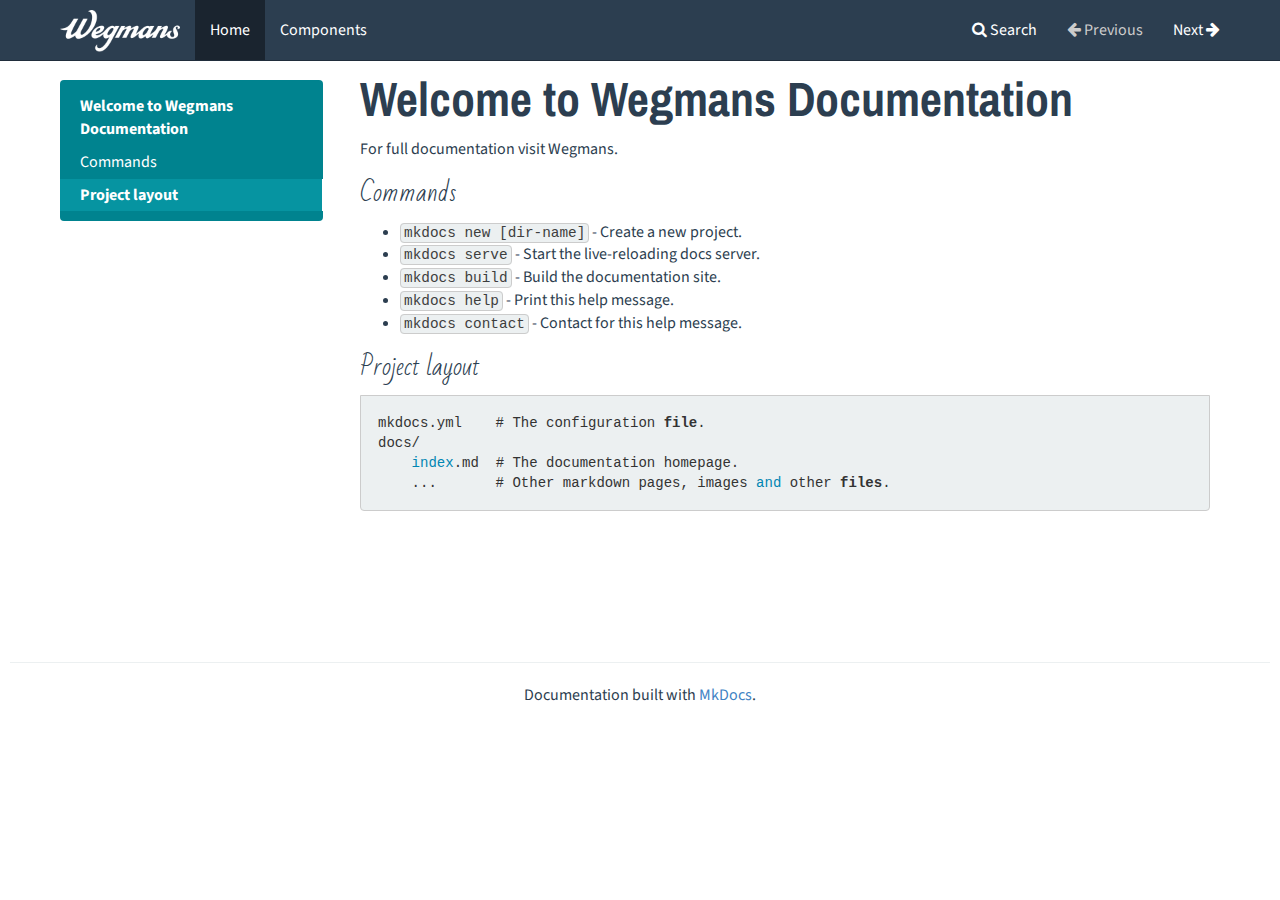
<file: index.html>
<!DOCTYPE html>
<html lang="en">
    <head>
        <meta charset="utf-8">
        <meta http-equiv="X-UA-Compatible" content="IE=edge">
        <meta name="viewport" content="width=device-width, initial-scale=1.0">
        
        
        
        <link rel="shortcut icon" href="./img/favicon.ico">

	<title><img src="../img/logo.png" /></title>

        <link href="./css/bootstrap-custom.min.css" rel="stylesheet">
        <link href="./css/font-awesome-4.0.3.css" rel="stylesheet">
        <link rel="stylesheet" href="./css/highlight.css">
        <link href="./css/base.css" rel="stylesheet">
        <link href="./css/custom-style.css" rel="stylesheet">
        <link href="./css/site.css" rel="stylesheet">
        <link href="./css/header.css" rel="stylesheet">
        <link href="./css/grid.css" rel="stylesheet">
        <link href="./css/breadcrumb.css" rel="stylesheet">
        <link href="./css/button.css" rel="stylesheet">
        <link href="./css/menu.css" rel="stylesheet">
        <link href="./css/tab.css" rel="stylesheet">
        <link href="./css/form.css" rel="stylesheet">
        <link href="./css/input.css" rel="stylesheet">
        <link href="./css/checkbox.css" rel="stylesheet">
        <link href="./css/spinner.css" rel="stylesheet">
        <link href="./css/wegman-custom.css" rel="stylesheet">

        <!-- HTML5 shim and Respond.js IE8 support of HTML5 elements and media queries -->
        <!--[if lt IE 9]>
            <script src="https://oss.maxcdn.com/libs/html5shiv/3.7.0/html5shiv.js"></script>
            <script src="https://oss.maxcdn.com/libs/respond.js/1.3.0/respond.min.js"></script>
        <![endif]-->

        
    </head>

    <body>

        <div class="navbar navbar-default navbar-fixed-top" role="navigation">
    <div class="container">

        <!-- Collapsed navigation -->
        <div class="navbar-header">
            <!-- Expander button -->
            <button type="button" class="navbar-toggle" data-toggle="collapse" data-target=".navbar-collapse">
                <span class="sr-only">Toggle navigation</span>
                <span class="icon-bar"></span>
                <span class="icon-bar"></span>
                <span class="icon-bar"></span>
            </button>

            <!-- Main title -->
            <a class="navbar-brand" href="."><img src="../img/logo.png" /></a>
        </div>

        <!-- Expanded navigation -->
        <div class="navbar-collapse collapse">
            <!-- Main navigation -->
            <ul class="nav navbar-nav">
            
            
                <li class="active">
                    <a href=".">Home</a>
                </li>
            
            
            
                <li >
                    <a href="components/">Components</a>
                </li>
            
            
            </ul>

            <!-- Search, Navigation and Repo links -->
            <ul class="nav navbar-nav navbar-right">
                <li>
                    <a href="#" data-toggle="modal" data-target="#mkdocs_search_modal">
                        <i class="fa fa-search"></i> Search
                    </a>
                </li>
                <li class="disabled">
                    <a rel="next" >
                        <i class="fa fa-arrow-left"></i> Previous
                    </a>
                </li>
                <li >
                    <a rel="prev" href="components/">
                        Next <i class="fa fa-arrow-right"></i>
                    </a>
                </li>
                
            </ul>
        </div>
    </div>
</div>

        <div class="container">
            <div class="col-md-3"><div class="bs-sidebar hidden-print affix well" role="complementary">
    <ul class="nav bs-sidenav">
    
        <li class="main active"><a href="#welcome-to-wegmans-documentation">Welcome to Wegmans Documentation</a></li>
        
            <li><a href="#commands">Commands</a></li>
        
            <li><a href="#project-layout">Project layout</a></li>
        
    
    </ul>
</div></div>
            <div class="col-md-9" role="main">

<h1 id="welcome-to-wegmans-documentation">Welcome to Wegmans Documentation</h1>
<p>For full documentation visit Wegmans.</p>
<h2 id="commands">Commands</h2>
<ul>
<li><code>mkdocs new [dir-name]</code> - Create a new project.</li>
<li><code>mkdocs serve</code> - Start the live-reloading docs server.</li>
<li><code>mkdocs build</code> - Build the documentation site.</li>
<li><code>mkdocs help</code> - Print this help message.</li>
<li><code>mkdocs contact</code> - Contact for this help message.</li>
</ul>
<h2 id="project-layout">Project layout</h2>
<pre><code>mkdocs.yml    # The configuration file.
docs/
    index.md  # The documentation homepage.
    ...       # Other markdown pages, images and other files.
</code></pre></div>
        </div>

        <footer class="col-md-12">
            <hr>
            
            <center>Documentation built with <a href="http://www.mkdocs.org/">MkDocs</a>.</center>
        </footer>

        <script src="./js/jquery-1.10.2.min.js"></script>
        <script src="./js/bootstrap-3.0.3.min.js"></script>
        <script src="./js/highlight.pack.js"></script>
        <script>var base_url = '.';</script>
        <script data-main="./mkdocs/js/search.js" src="./mkdocs/js/require.js"></script>
        <script src="./js/base.js"></script>
        <script src="./js/jquery.address.js"></script>
        <script src="./js/site.js"></script>
        <script src="./js/api.js"></script>
        <script src="./js/tab.js"></script>
        <script src="./js/spinner.js"></script>
        <script src="./js/checkbox.js"></script>
        <script src="./js/custom.js"></script>

        <div class="modal" id="mkdocs_search_modal" tabindex="-1" role="dialog" aria-labelledby="Search Modal" aria-hidden="true">
            <div class="modal-dialog">
                <div class="modal-content">
                    <div class="modal-header">
                        <button type="button" class="close" data-dismiss="modal"><span aria-hidden="true">&times;</span><span class="sr-only">Close</span></button>
                        <h4 class="modal-title" id="exampleModalLabel">Search</h4>
                    </div>
                    <div class="modal-body">
                        <p>
                            From here you can search these documents. Enter
                            your search terms below.
                        </p>
                        <form role="form">
                            <div class="form-group">
                                <input type="text" class="form-control" placeholder="Search..." id="mkdocs-search-query">
                            </div>
                        </form>
                        <div id="mkdocs-search-results"></div>
                    </div>
                    <div class="modal-footer">
                    </div>
                </div>
            </div>
        </div>
    </body>
</html>
</file>
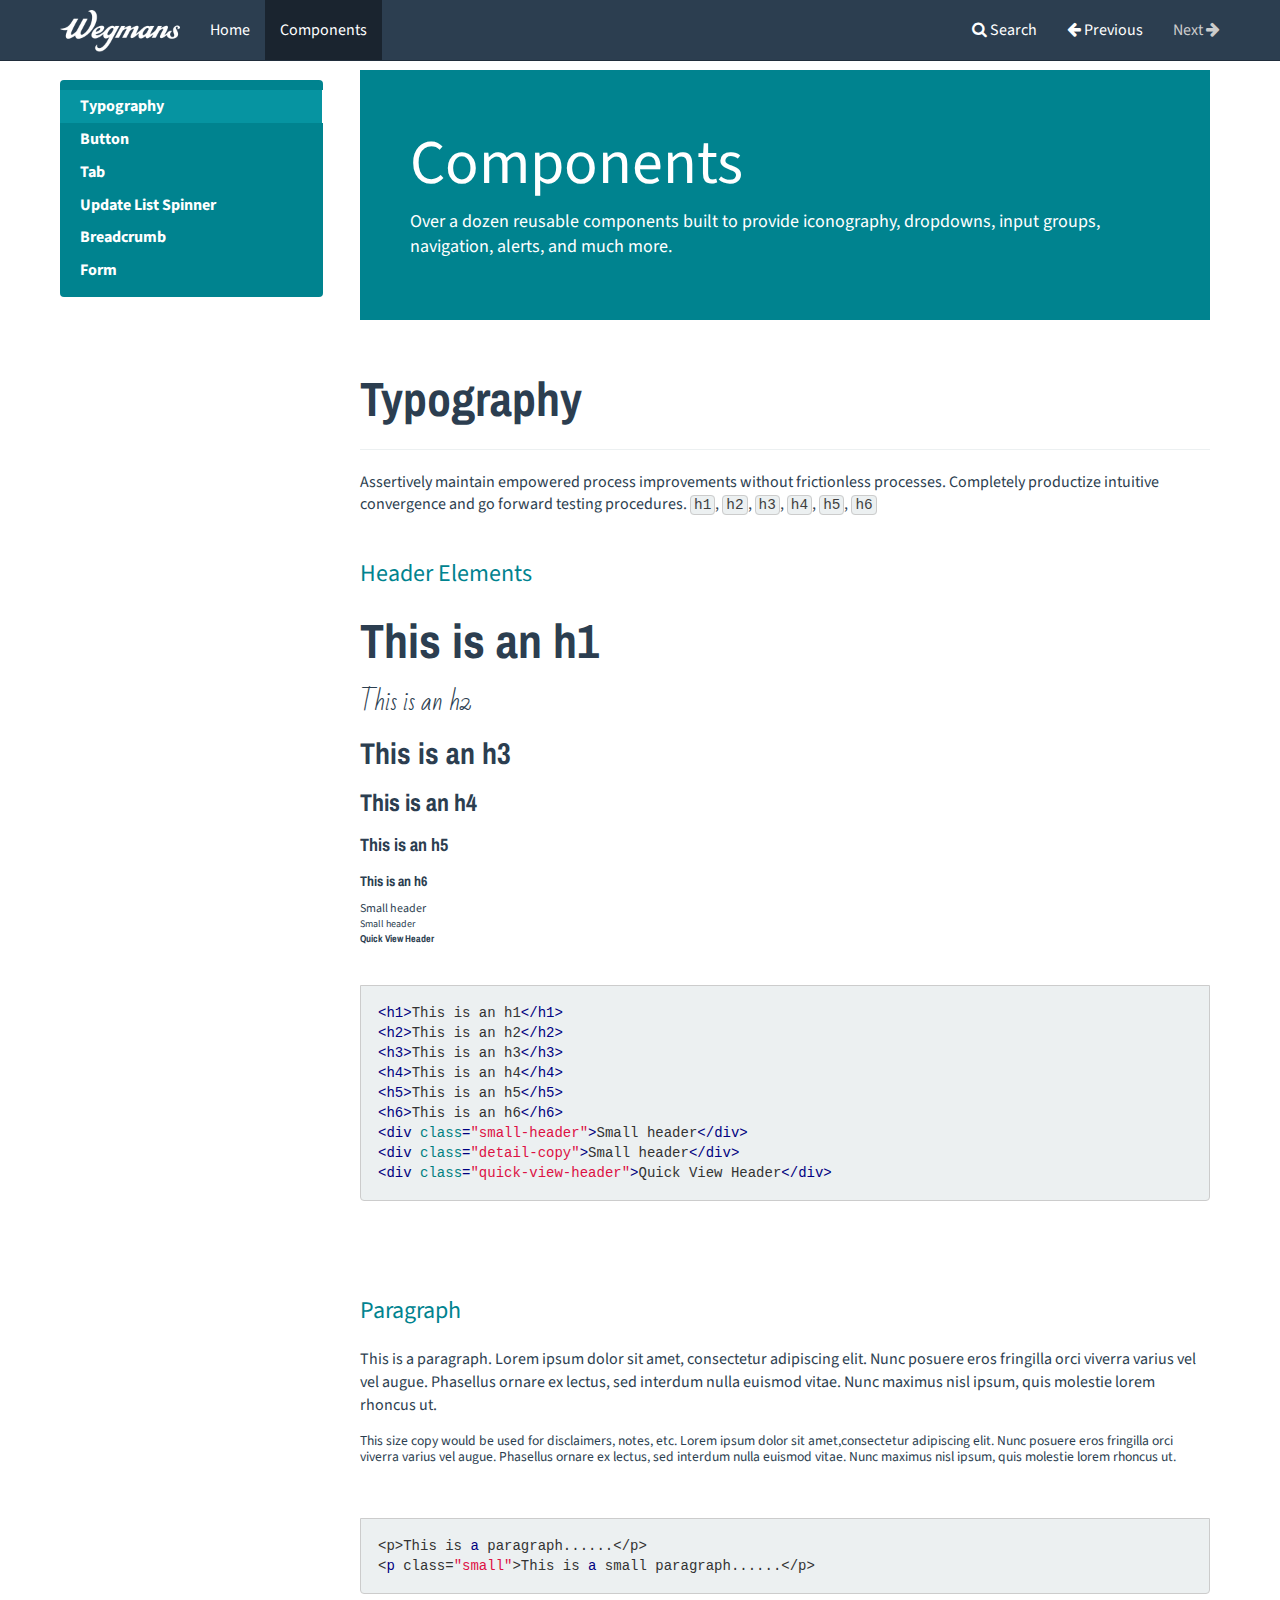
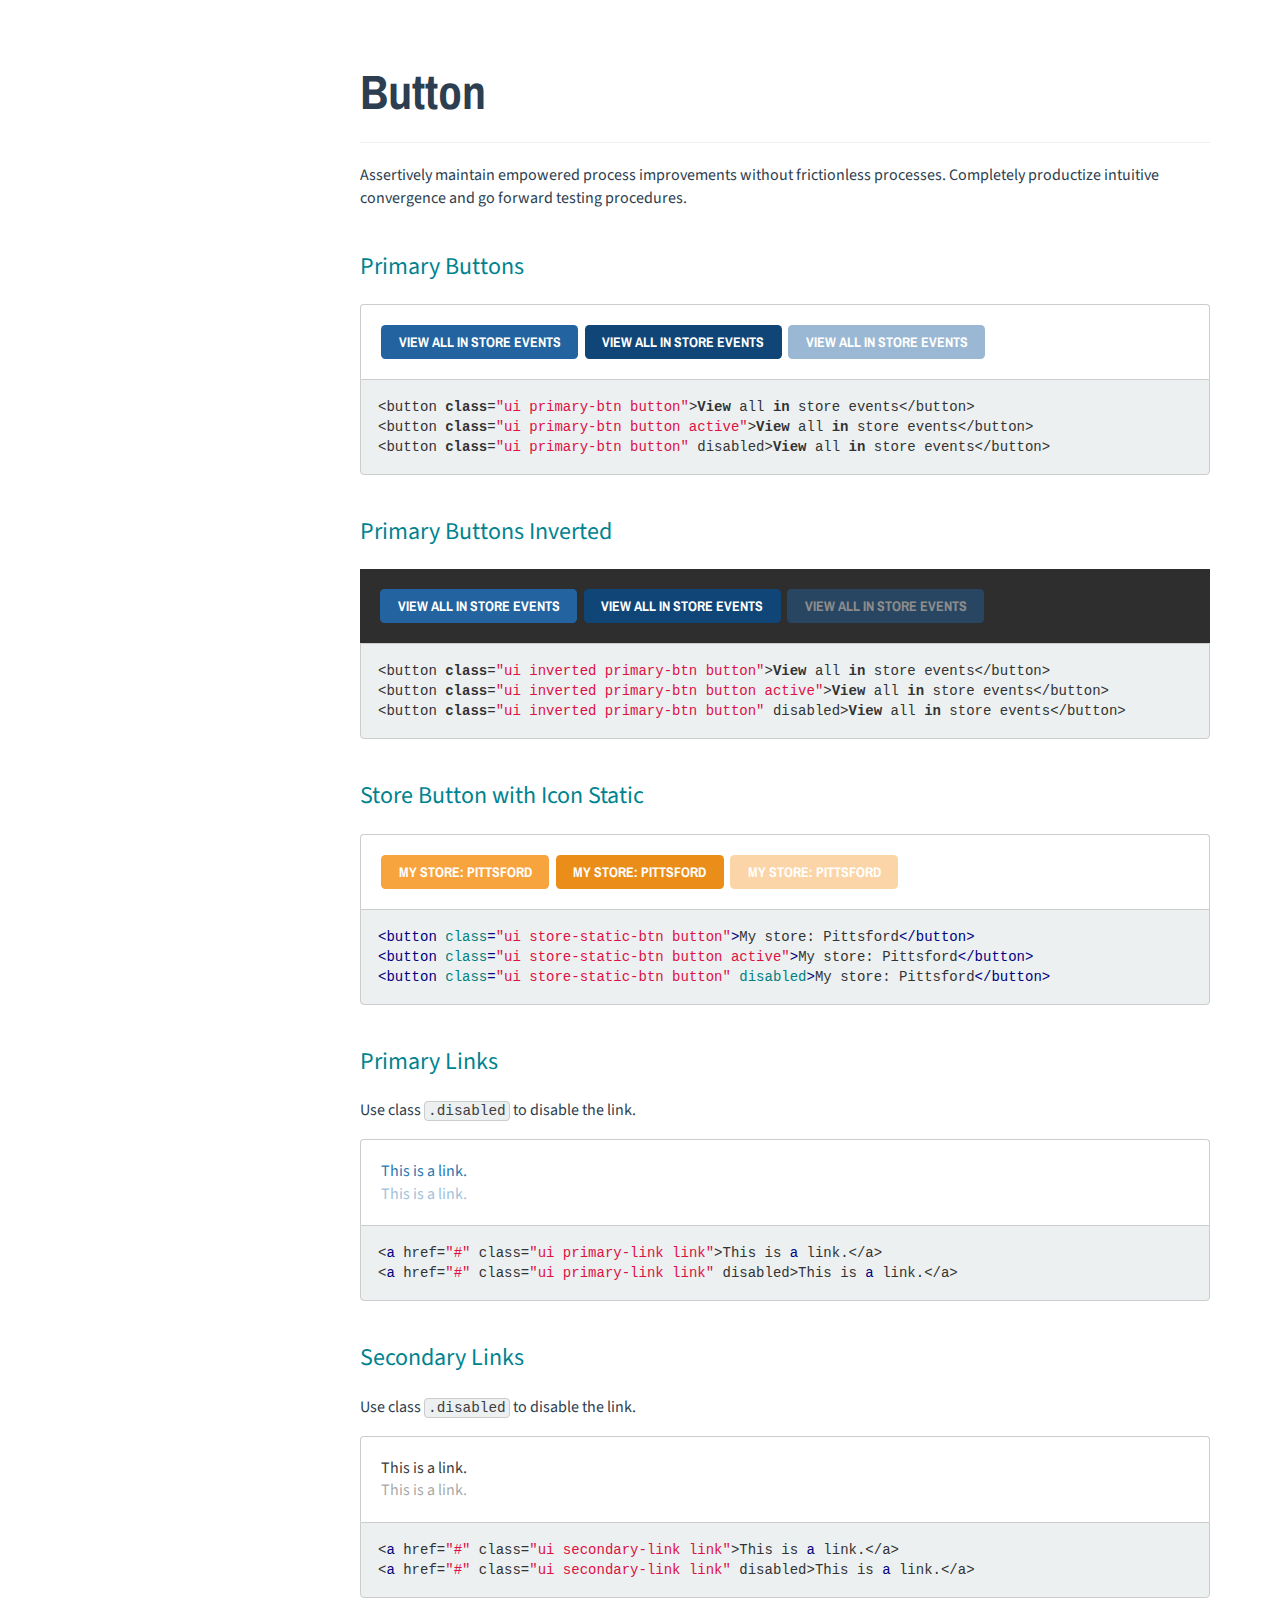
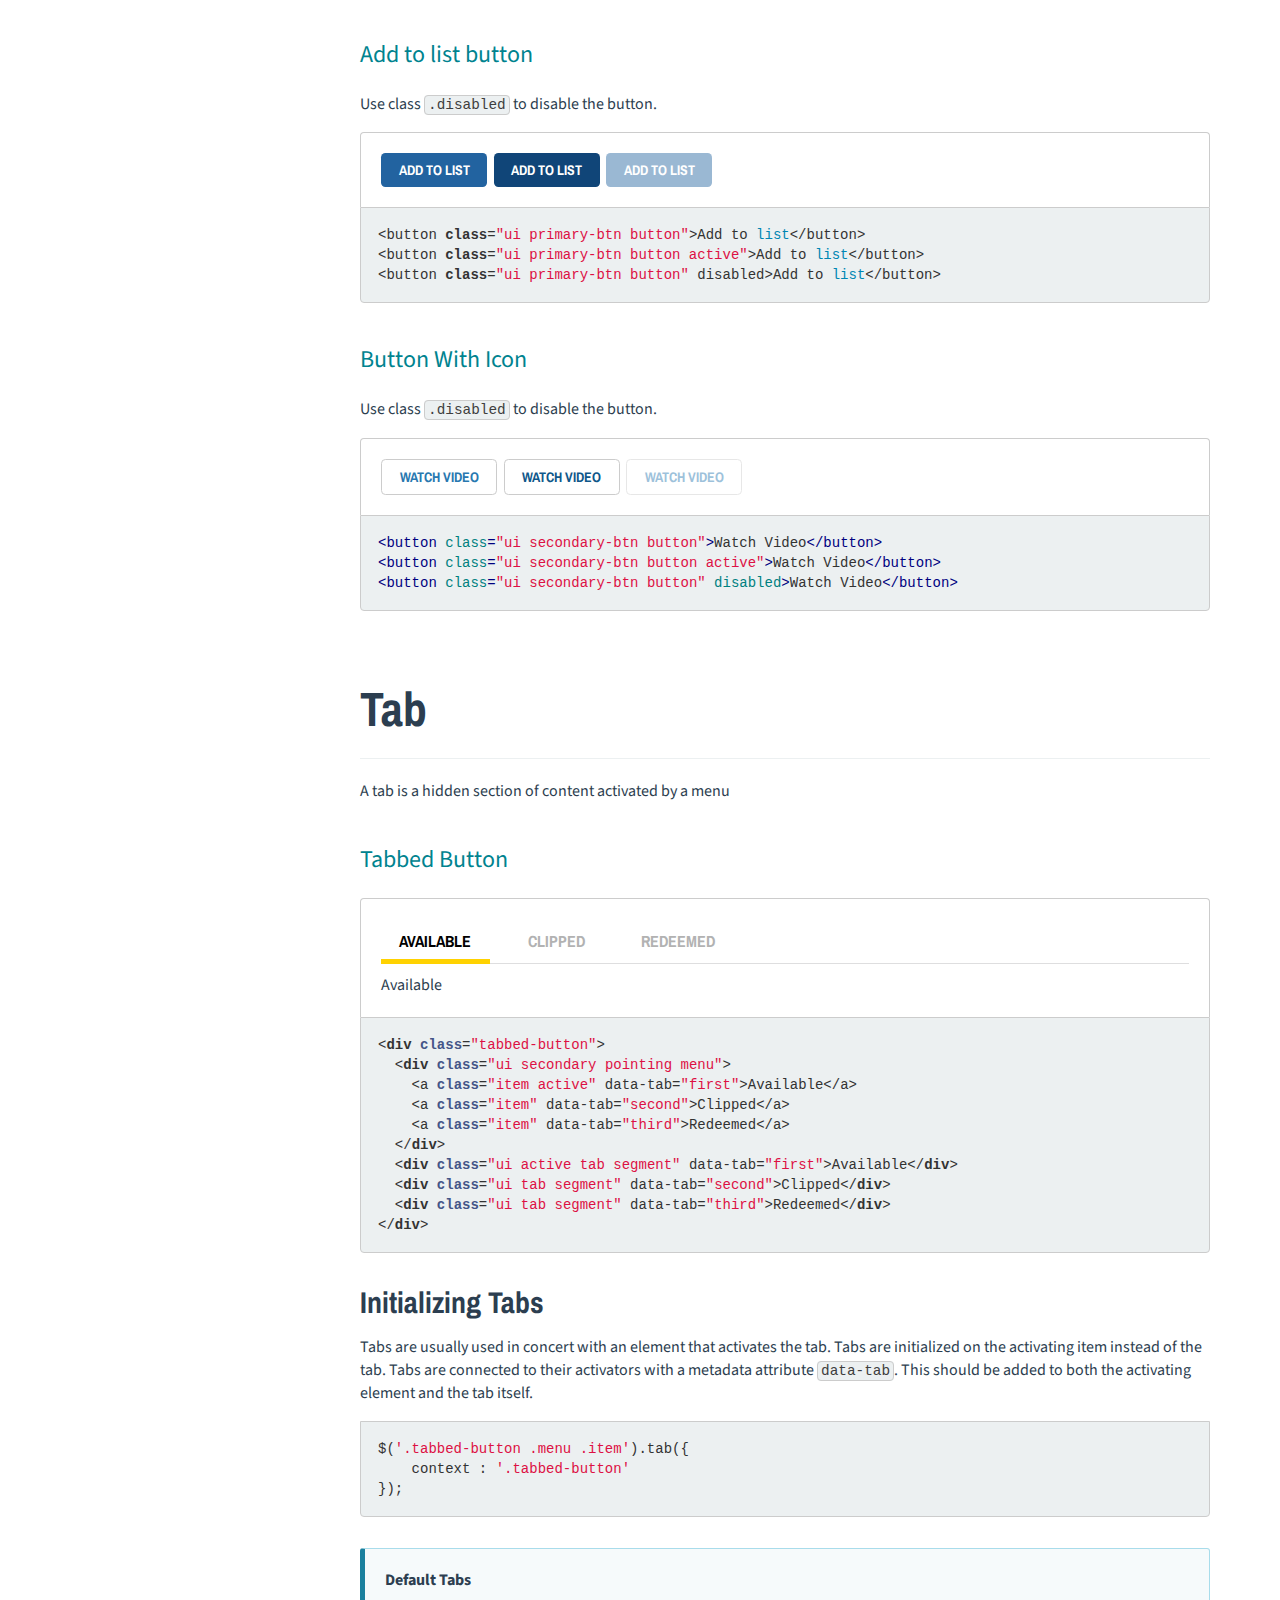
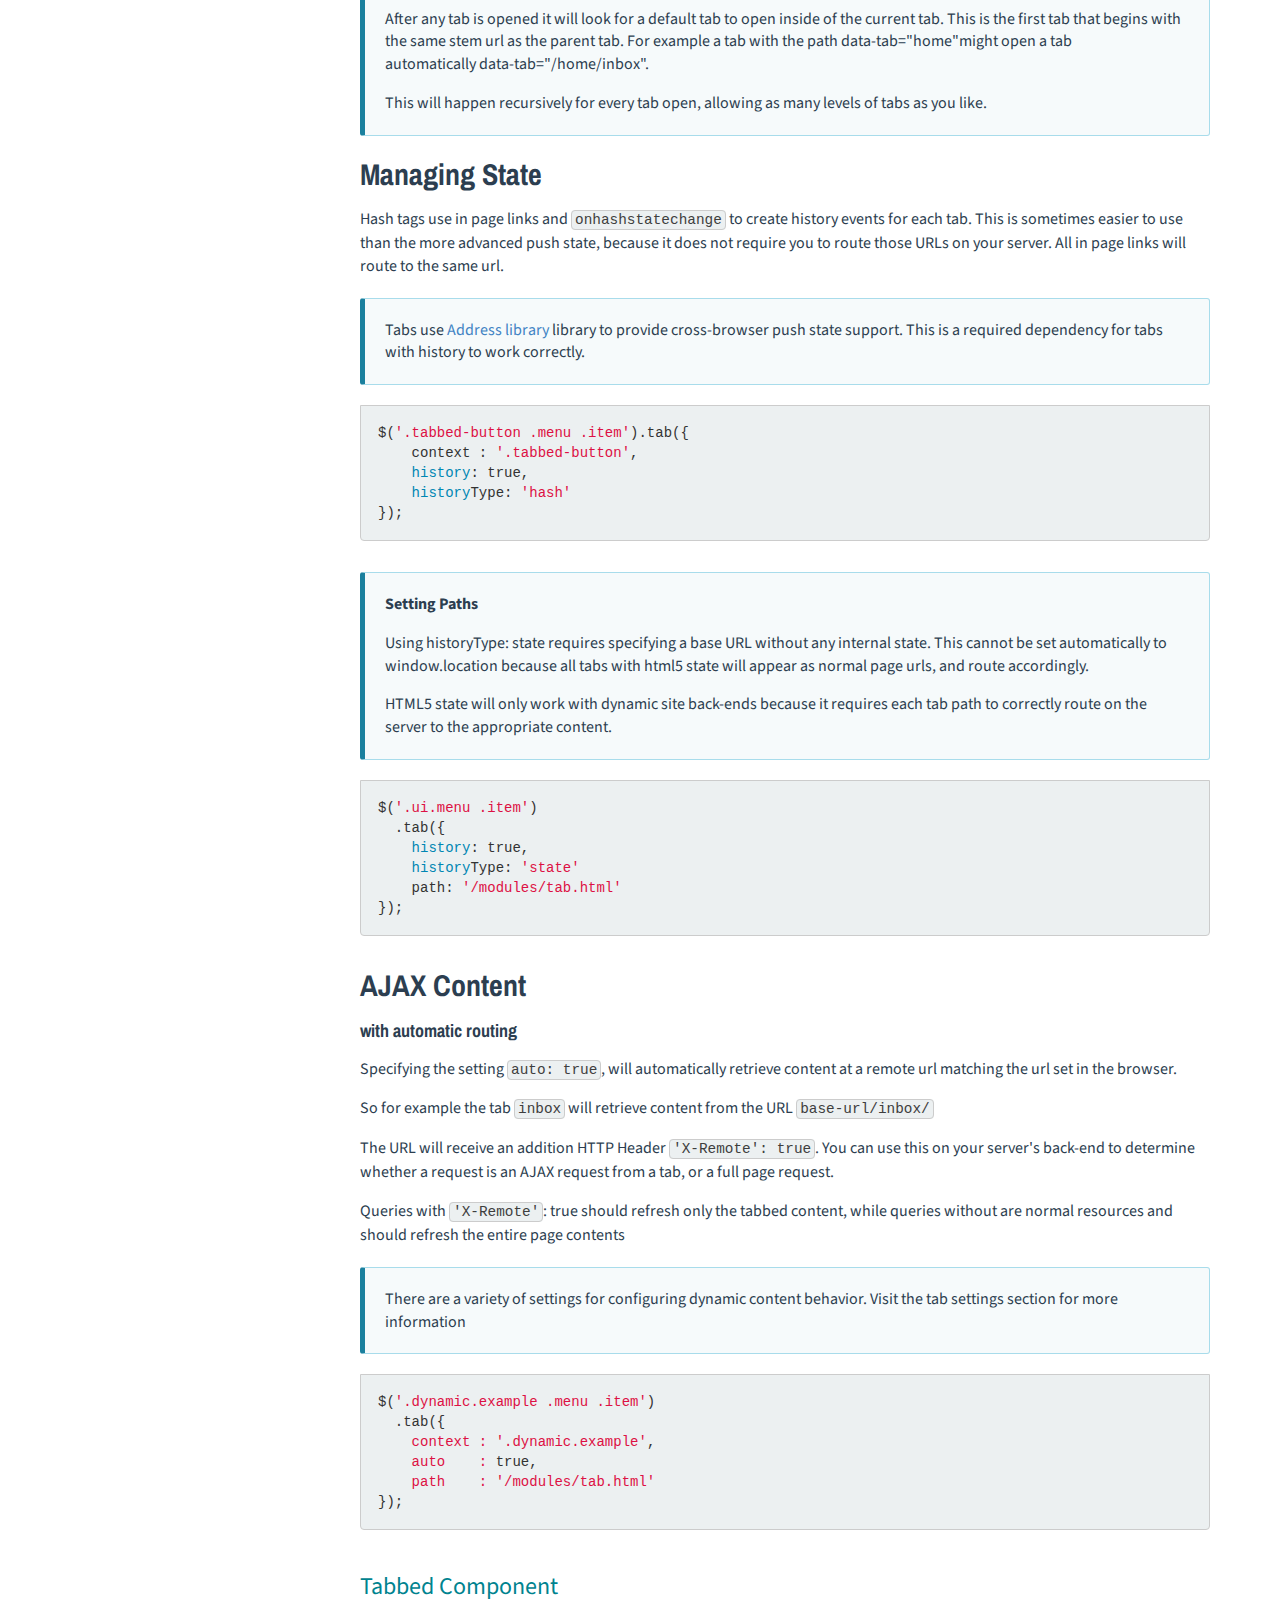
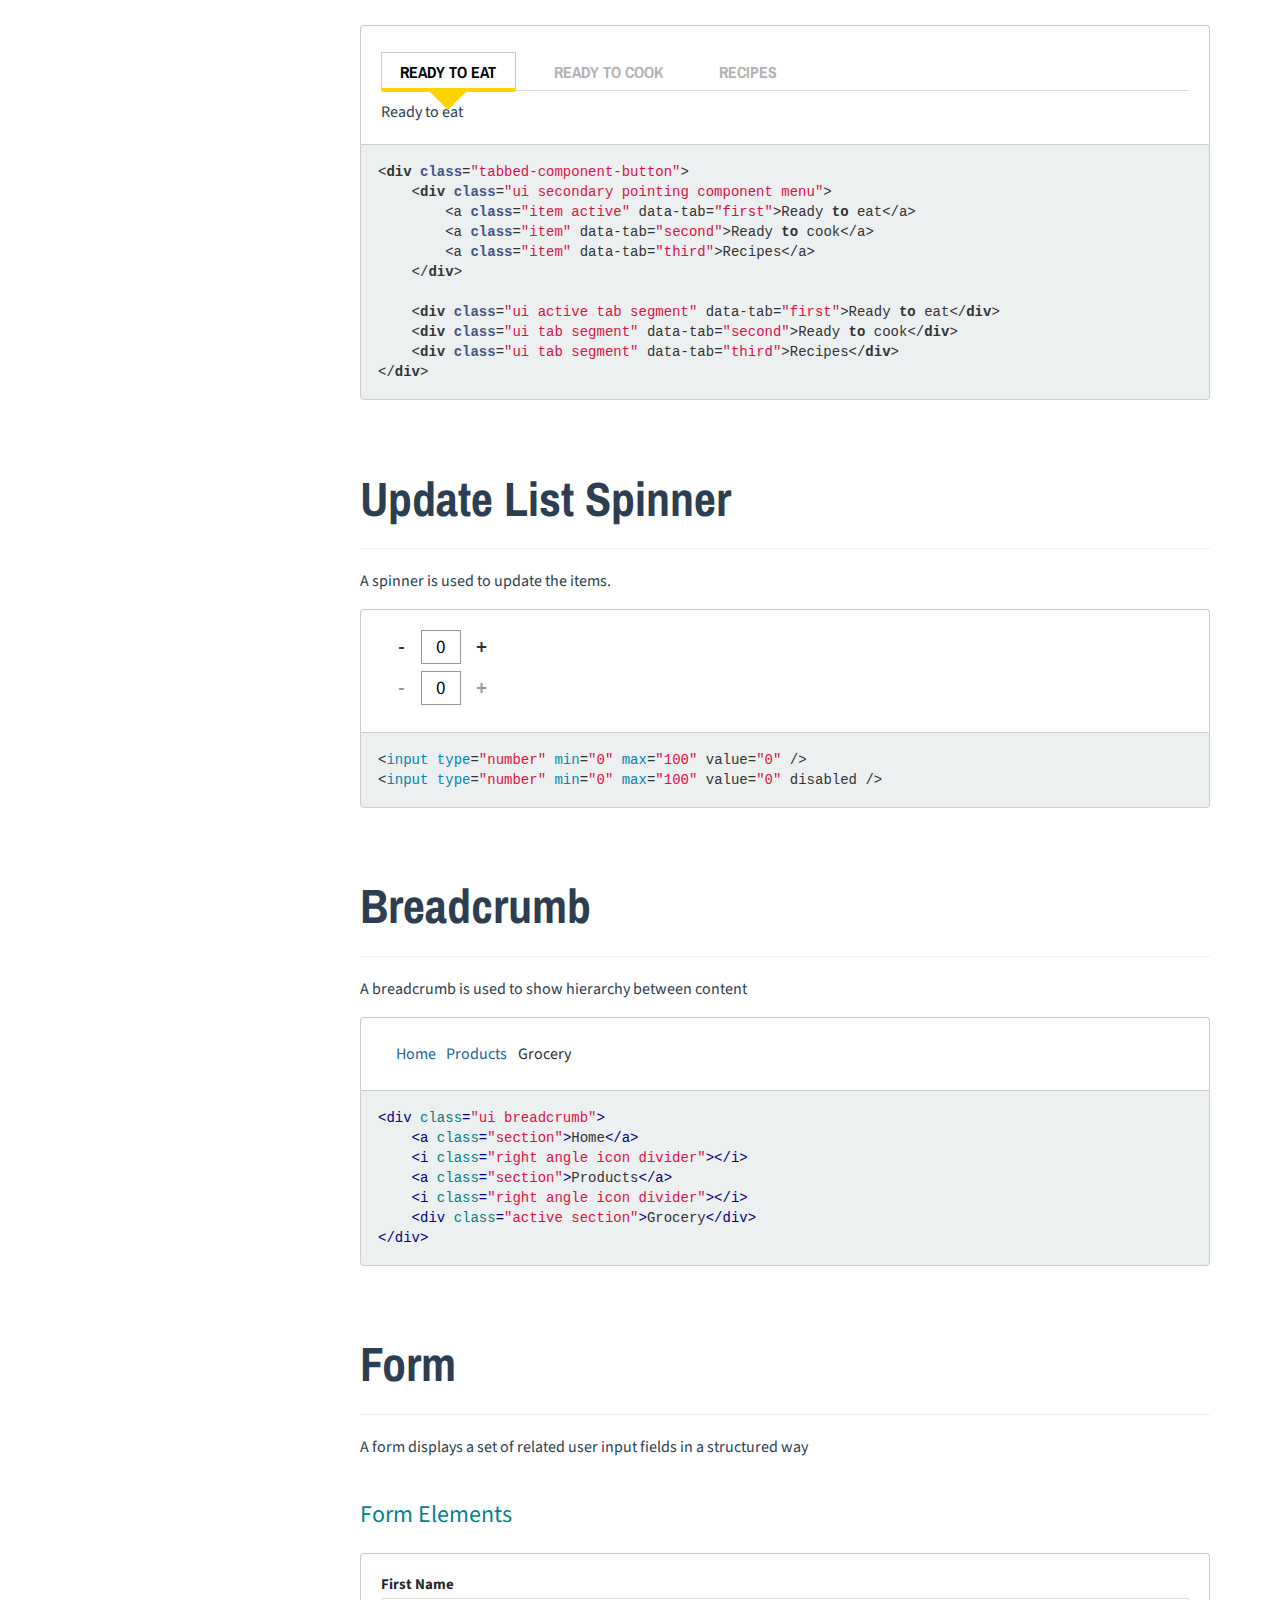
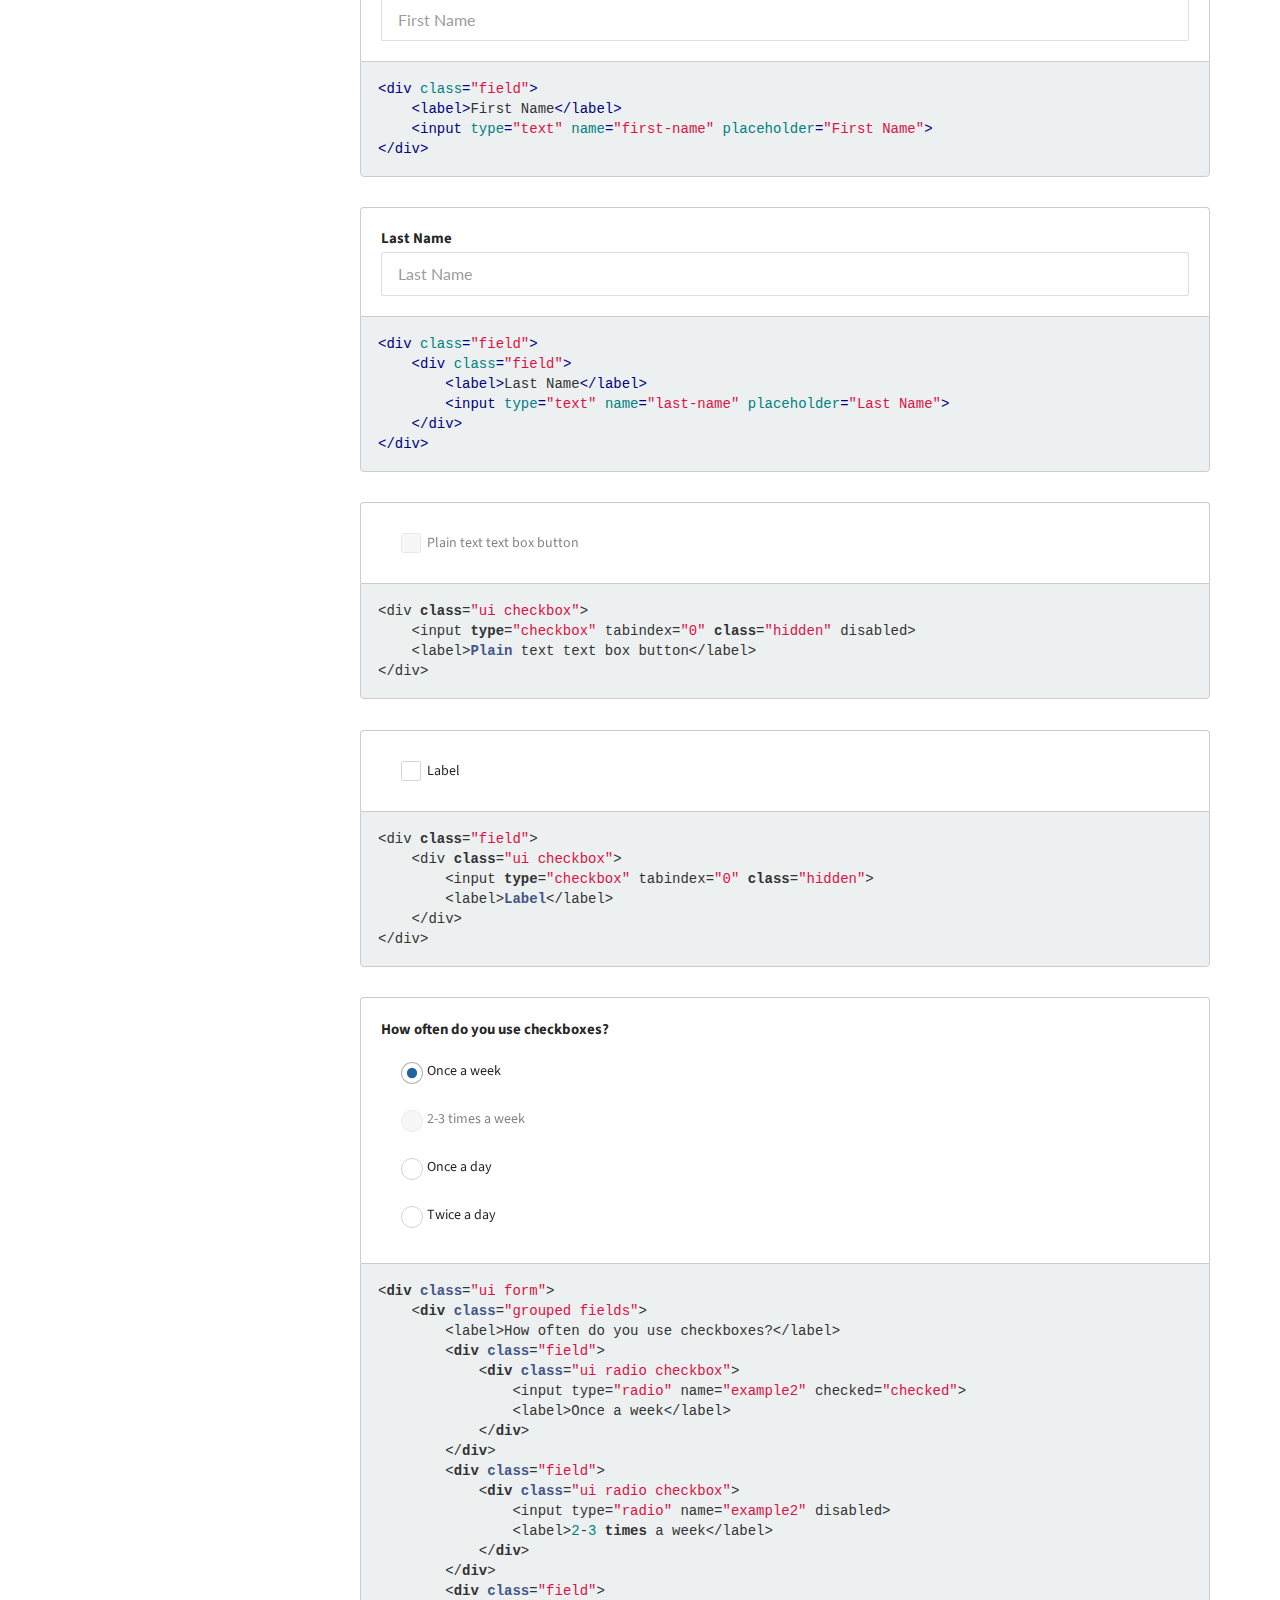
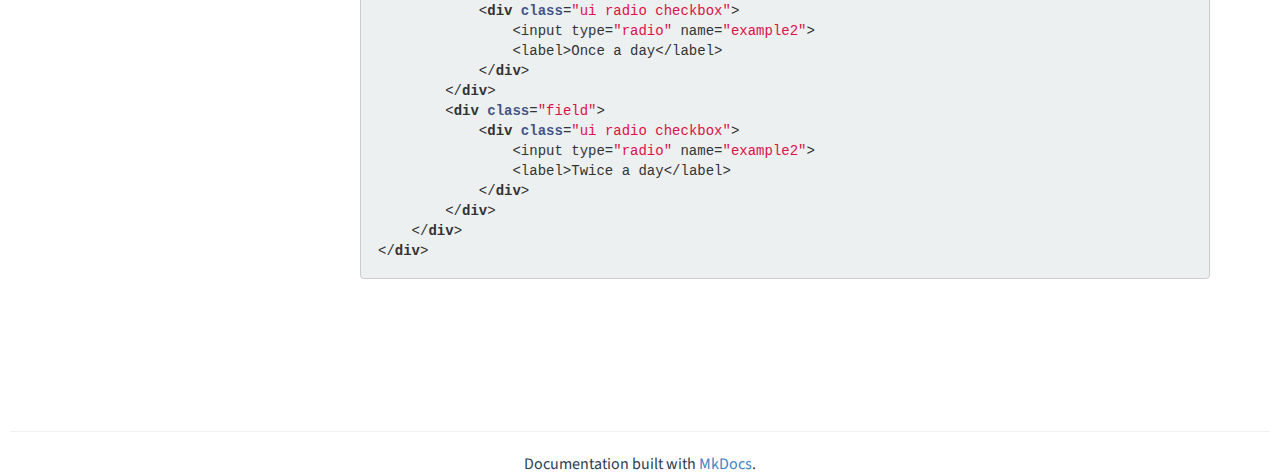
<file: components/index.html>
<!DOCTYPE html>
<html lang="en">
    <head>
        <meta charset="utf-8">
        <meta http-equiv="X-UA-Compatible" content="IE=edge">
        <meta name="viewport" content="width=device-width, initial-scale=1.0">
        
        
        
        <link rel="shortcut icon" href="../img/favicon.ico">

	<title>Components - <img src="../img/logo.png" /></title>

        <link href="../css/bootstrap-custom.min.css" rel="stylesheet">
        <link href="../css/font-awesome-4.0.3.css" rel="stylesheet">
        <link rel="stylesheet" href="../css/highlight.css">
        <link href="../css/base.css" rel="stylesheet">
        <link href="../css/custom-style.css" rel="stylesheet">
        <link href="../css/site.css" rel="stylesheet">
        <link href="../css/header.css" rel="stylesheet">
        <link href="../css/grid.css" rel="stylesheet">
        <link href="../css/breadcrumb.css" rel="stylesheet">
        <link href="../css/button.css" rel="stylesheet">
        <link href="../css/menu.css" rel="stylesheet">
        <link href="../css/tab.css" rel="stylesheet">
        <link href="../css/form.css" rel="stylesheet">
        <link href="../css/input.css" rel="stylesheet">
        <link href="../css/checkbox.css" rel="stylesheet">
        <link href="../css/spinner.css" rel="stylesheet">
        <link href="../css/wegman-custom.css" rel="stylesheet">

        <!-- HTML5 shim and Respond.js IE8 support of HTML5 elements and media queries -->
        <!--[if lt IE 9]>
            <script src="https://oss.maxcdn.com/libs/html5shiv/3.7.0/html5shiv.js"></script>
            <script src="https://oss.maxcdn.com/libs/respond.js/1.3.0/respond.min.js"></script>
        <![endif]-->

        
    </head>

    <body>

        <div class="navbar navbar-default navbar-fixed-top" role="navigation">
    <div class="container">

        <!-- Collapsed navigation -->
        <div class="navbar-header">
            <!-- Expander button -->
            <button type="button" class="navbar-toggle" data-toggle="collapse" data-target=".navbar-collapse">
                <span class="sr-only">Toggle navigation</span>
                <span class="icon-bar"></span>
                <span class="icon-bar"></span>
                <span class="icon-bar"></span>
            </button>

            <!-- Main title -->
            <a class="navbar-brand" href=".."><img src="../img/logo.png" /></a>
        </div>

        <!-- Expanded navigation -->
        <div class="navbar-collapse collapse">
            <!-- Main navigation -->
            <ul class="nav navbar-nav">
            
            
                <li >
                    <a href="..">Home</a>
                </li>
            
            
            
                <li class="active">
                    <a href="./">Components</a>
                </li>
            
            
            </ul>

            <!-- Search, Navigation and Repo links -->
            <ul class="nav navbar-nav navbar-right">
                <li>
                    <a href="#" data-toggle="modal" data-target="#mkdocs_search_modal">
                        <i class="fa fa-search"></i> Search
                    </a>
                </li>
                <li >
                    <a rel="next" href="..">
                        <i class="fa fa-arrow-left"></i> Previous
                    </a>
                </li>
                <li class="disabled">
                    <a rel="prev" >
                        Next <i class="fa fa-arrow-right"></i>
                    </a>
                </li>
                
            </ul>
        </div>
    </div>
</div>

        <div class="container">
            <div class="col-md-3"><div class="bs-sidebar hidden-print affix well" role="complementary">
    <ul class="nav bs-sidenav">
    
        <li class="main active"><a href="#typography">Typography</a></li>
        
    
        <li class="main "><a href="#button">Button</a></li>
        
    
        <li class="main "><a href="#tab">Tab</a></li>
        
    
        <li class="main "><a href="#update-list-spinner">Update List Spinner</a></li>
        
    
        <li class="main "><a href="#breadcrumb">Breadcrumb</a></li>
        
    
        <li class="main "><a href="#form">Form</a></li>
        
    
    </ul>
</div></div>
            <div class="col-md-9" role="main">

<div class="top-banner-text">
  <div class="title">Components</div>
  <div class="sub-title">Over a dozen reusable components built to provide iconography, dropdowns, input groups, navigation, alerts, and much more.</div>
</div>

<h1 id="typography">Typography</h1>
<p><hr/>
  <p>Assertively maintain empowered process improvements without frictionless processes. Completely productize intuitive convergence and go forward testing procedures. <code>h1</code>, <code>h2</code>, <code>h3</code>, <code>h4</code>, <code>h5</code>, <code>h6</code></p></p>
<div class="sec-sub-title">Header Elements</div>

<h1>This is an h1</h1>

<h2 class="h2-style">This is an h2</h2>

<h3>This is an h3</h3>

<h4>This is an h4</h4>

<h5>This is an h5</h5>

<h6>This is an h6</h6>

<div class="small-header">Small header</div>

<div class="detail-copy">Small header</div>

<div class="quick-view-header">Quick View Header</div>

<p><br/></p>
<pre><code>&lt;h1&gt;This is an h1&lt;/h1&gt;
&lt;h2&gt;This is an h2&lt;/h2&gt;
&lt;h3&gt;This is an h3&lt;/h3&gt;
&lt;h4&gt;This is an h4&lt;/h4&gt;
&lt;h5&gt;This is an h5&lt;/h5&gt;
&lt;h6&gt;This is an h6&lt;/h6&gt;
&lt;div class="small-header"&gt;Small header&lt;/div&gt;
&lt;div class="detail-copy"&gt;Small header&lt;/div&gt;
&lt;div class="quick-view-header"&gt;Quick View Header&lt;/div&gt;
</code></pre>
<p><br/></p>
<div class="sec-sub-title">Paragraph</div>

<p>This is a paragraph. Lorem ipsum dolor sit amet, consectetur adipiscing elit. Nunc posuere eros fringilla orci viverra varius vel vel augue. Phasellus ornare ex lectus, sed interdum nulla euismod vitae. Nunc maximus nisl ipsum, quis molestie lorem rhoncus ut.</p>

<p class="small">This size copy would be used for disclaimers, notes, etc. Lorem ipsum dolor sit amet,consectetur adipiscing elit. Nunc posuere eros fringilla orci viverra varius vel augue. Phasellus ornare ex lectus, sed interdum nulla euismod vitae. Nunc maximus nisl ipsum, quis molestie lorem rhoncus ut.</p>

<p><br/></p>
<pre><code>&lt;p&gt;This is a paragraph......&lt;/p&gt;
&lt;p class="small"&gt;This is a small paragraph......&lt;/p&gt;
</code></pre>
<p><br/></p>
<h1 id="button">Button</h1>
<p><hr/>
  <p>Assertively maintain empowered process improvements without frictionless processes. Completely productize intuitive convergence and go forward testing procedures.</p>
<!-- Primary Button Variations --></p>
<div class="sec-sub-title">Primary Buttons</div>

<div style="border-left: solid 1px #CCC;
    border-top: solid 1px #CCC;
    border-right: solid 1px #CCC;
    border-radius: 4px 4px 0 0; padding: 20px; ">
    <button class="ui primary-btn button">View all in store events</button>      
    <button class="ui primary-btn button active">View all in store events</button> 
    <button class="ui primary-btn button" disabled>View all in store events</button> 
</div>

<pre><code>&lt;button class="ui primary-btn button"&gt;View all in store events&lt;/button&gt;       
&lt;button class="ui primary-btn button active"&gt;View all in store events&lt;/button&gt; 
&lt;button class="ui primary-btn button" disabled&gt;View all in store events&lt;/button&gt;
</code></pre>
<div class="sec-sub-title">Primary Buttons Inverted</div>

<div style="background: #2e2e2e; padding: 20px; ">     
    <button class="ui inverted primary-btn button">View all in store events</button>   
    <button class="ui inverted primary-btn button active">View all in store events</button> 
    <button class="ui inverted primary-btn button" disabled>View all in store events</button> 
</div>

<pre><code>&lt;button class="ui inverted primary-btn button"&gt;View all in store events&lt;/button&gt;       
&lt;button class="ui inverted primary-btn button active"&gt;View all in store events&lt;/button&gt; 
&lt;button class="ui inverted primary-btn button" disabled&gt;View all in store events&lt;/button&gt;
</code></pre>
<div class="sec-sub-title">Store Button with Icon Static</div>

<div style="">            
<div style="border-left: solid 1px #CCC;
    border-top: solid 1px #CCC;
    border-right: solid 1px #CCC;
    border-radius: 4px 4px 0 0; padding: 20px;">
<button class="ui store-static-btn button">My store: Pittsford</button>   
<button class="ui store-static-btn button active">My store: Pittsford</button> 
<button class="ui store-static-btn button" disabled>My store: Pittsford</button> 
</div>
</div>

<pre><code>&lt;button class="ui store-static-btn button"&gt;My store: Pittsford&lt;/button&gt;   
&lt;button class="ui store-static-btn button active"&gt;My store: Pittsford&lt;/button&gt; 
&lt;button class="ui store-static-btn button" disabled&gt;My store: Pittsford&lt;/button&gt;
</code></pre>
<div class="sec-sub-title">Primary Links</div>

<p><p>Use class <code>.disabled</code> to disable the link.</p></p>
<div style="border-left: solid 1px #CCC;
    border-top: solid 1px #CCC;
    border-right: solid 1px #CCC;
    border-radius: 4px 4px 0 0; padding: 20px; ">
<a href="#" class="ui primary-link link">This is a link.</a><br/> 
<a href="#" class="ui primary-link link" disabled>This is a link.</a> 
</div>

<pre><code>&lt;a href="#" class="ui primary-link link"&gt;This is a link.&lt;/a&gt;
&lt;a href="#" class="ui primary-link link" disabled&gt;This is a link.&lt;/a&gt;
</code></pre>
<div class="sec-sub-title">Secondary Links</div>

<p><p>Use class <code>.disabled</code> to disable the link.</p></p>
<div style="">
<div style="border-left: solid 1px #CCC;
    border-top: solid 1px #CCC;
    border-right: solid 1px #CCC;
    border-radius: 4px 4px 0 0; padding: 20px;">
<a href="#" class="ui secondary-link link">This is a link.</a><br/>
<a href="#" class="ui secondary-link link" disabled>This is a link.</a>             
</div>
</div>

<pre><code>&lt;a href="#" class="ui secondary-link link"&gt;This is a link.&lt;/a&gt;
&lt;a href="#" class="ui secondary-link link" disabled&gt;This is a link.&lt;/a&gt;
</code></pre>
<div class="sec-sub-title">Add to list button</div>

<p><p>Use class <code>.disabled</code> to disable the button.</p></p>
<div style="">            
<div style="border-left: solid 1px #CCC;
    border-top: solid 1px #CCC;
    border-right: solid 1px #CCC;
    border-radius: 4px 4px 0 0; padding: 20px; ">
<button class="ui primary-btn button">Add to list</button>   
<button class="ui primary-btn button active">Add to list</button> 
<button class="ui primary-btn button" disabled>Add to list</button> 
</div>
</div>

<pre><code>&lt;button class="ui primary-btn button"&gt;Add to list&lt;/button&gt;   
&lt;button class="ui primary-btn button active"&gt;Add to list&lt;/button&gt; 
&lt;button class="ui primary-btn button" disabled&gt;Add to list&lt;/button&gt;
</code></pre>
<div class="sec-sub-title">Button With Icon</div>

<p><p>Use class <code>.disabled</code> to disable the button.</p></p>
<div style="">
<div style="border-left: solid 1px #CCC;
    border-top: solid 1px #CCC;
    border-right: solid 1px #CCC;
    border-radius: 4px 4px 0 0; padding: 20px; ">
<button class="ui secondary-btn button">Watch Video</button>   
<button class="ui secondary-btn button active">Watch Video</button> 
<button class="ui secondary-btn button" disabled>Watch Video</button> 
</div>
</div>

<pre><code>&lt;button class="ui secondary-btn button"&gt;Watch Video&lt;/button&gt;   
&lt;button class="ui secondary-btn button active"&gt;Watch Video&lt;/button&gt; 
&lt;button class="ui secondary-btn button" disabled&gt;Watch Video&lt;/button&gt;
</code></pre>
<p><br/></p>
<h1 id="tab">Tab</h1>
<p><hr/>
  <p>A tab is a hidden section of content activated by a menu</p></p>
<div class="sec-sub-title">Tabbed Button</div>

<div style="border-left: solid 1px #CCC;
    border-top: solid 1px #CCC;
    border-right: solid 1px #CCC;
    border-radius: 4px 4px 0 0; padding: 20px; ">              
<div class="tabbed-button">
<div class="ui secondary pointing menu">
<a class="item active" data-tab="first">Available</a>
<a class="item" data-tab="second">Clipped</a>
<a class="item" data-tab="third">Redeemed</a>
</div>
<div class="ui active tab segment" data-tab="first">Available</div>
<div class="ui tab segment" data-tab="second">Clipped</div>
<div class="ui tab segment" data-tab="third">Redeemed</div>
</div>
</div>

<pre><code>&lt;div class="tabbed-button"&gt;
  &lt;div class="ui secondary pointing menu"&gt;
    &lt;a class="item active" data-tab="first"&gt;Available&lt;/a&gt;
    &lt;a class="item" data-tab="second"&gt;Clipped&lt;/a&gt;
    &lt;a class="item" data-tab="third"&gt;Redeemed&lt;/a&gt;
  &lt;/div&gt;
  &lt;div class="ui active tab segment" data-tab="first"&gt;Available&lt;/div&gt;
  &lt;div class="ui tab segment" data-tab="second"&gt;Clipped&lt;/div&gt;
  &lt;div class="ui tab segment" data-tab="third"&gt;Redeemed&lt;/div&gt;
&lt;/div&gt;
</code></pre>
<h3>Initializing Tabs</h3>

<p><p>Tabs are usually used in concert with an element that activates the tab. Tabs are initialized on the activating item instead of the tab. Tabs are connected to their activators with a metadata attribute <code>data-tab</code>. This should be added to both the activating element and the tab itself.</p></p>
<pre><code>$('.tabbed-button .menu .item').tab({
    context : '.tabbed-button'
});
</code></pre>
<div class="bs-callout bs-callout-info" id="callout-glyphicons-location">

  <strong>Default Tabs</strong>
  <p></p>
  <p>After any tab is opened it will look for a default tab to open inside of the current tab. This is the first tab that begins with the same stem url as the parent tab. For example a tab with the path data-tab="home"might open a tab automatically data-tab="/home/inbox".</p>
  <p>This will happen recursively for every tab open, allowing as many levels of tabs as you like.</p>
</div>

<h3>Managing State</h3>

<p><p>Hash tags use in page links and <code>onhashstatechange</code> to create history events for each tab. This is sometimes easier to use than the more advanced push state, because it does not require you to route those URLs on your server. All in page links will route to the same url.</p>
<div class="bs-callout bs-callout-info" id="callout-glyphicons-location"> 
<p>Tabs use <a href="https://github.com/asual/jquery-address">Address library</a> library to provide cross-browser push state support. This is a required dependency for tabs with history to work correctly.</p>
</div></p>
<pre><code>$('.tabbed-button .menu .item').tab({
    context : '.tabbed-button',
    history: true,
    historyType: 'hash'
});
</code></pre>
<div class="bs-callout bs-callout-info" id="callout-glyphicons-location"> 
<strong>Setting Paths</strong>

<p></p>
  <p>Using historyType: state requires specifying a base URL without any internal state. This cannot be set automatically to window.location because all tabs with html5 state will appear as normal page urls, and route accordingly.</p>

  <p>HTML5 state will only work with dynamic site back-ends because it requires each tab path to correctly route on the server to the appropriate content.</p>
</div>

<pre><code>$('.ui.menu .item')
  .tab({
    history: true,
    historyType: 'state'
    path: '/modules/tab.html'
});
</code></pre>
<h3>AJAX Content</h3>

<h5>with automatic routing</h5>

<p><p>Specifying the setting <code>auto: true</code>, will automatically retrieve content at a remote url matching the url set in the browser.</p></p>
<p><p>So for example the tab <code>inbox</code> will retrieve content from the URL <code>base-url/inbox/</code></p></p>
<p><p>The URL will receive an addition HTTP Header <code>'X-Remote': true</code>. You can use this on your server's back-end to determine whether a request is an AJAX request from a tab, or a full page request.</p></p>
<p><p>Queries with <code>'X-Remote'</code>: true should refresh only the tabbed content, while queries without are normal resources and should refresh the entire page contents</p></p>
<div class="bs-callout bs-callout-info" id="callout-glyphicons-location"> 
  <p>There are a variety of settings for configuring dynamic content behavior. Visit the tab settings section for more information</p>
</div>

<pre><code>$('.dynamic.example .menu .item')
  .tab({
    context : '.dynamic.example',
    auto    : true,
    path    : '/modules/tab.html'
});
</code></pre>
<p><div class="sec-sub-title">Tabbed Component</div></p>
<div style="border-left: solid 1px #CCC;
    border-top: solid 1px #CCC;
    border-right: solid 1px #CCC;
    border-radius: 4px 4px 0 0; padding: 20px; ">              
   <div class="tabbed-component-button">
        <div class="ui secondary pointing component menu">
            <a class="item active" data-tab="first">Ready to eat</a>
            <a class="item" data-tab="second">Ready to cook</a>
            <a class="item" data-tab="third">Recipes</a>
        </div>

        <div class="ui active tab segment" data-tab="first">Ready to eat</div>
        <div class="ui tab segment" data-tab="second">Ready to cook</div>
        <div class="ui tab segment" data-tab="third">Recipes</div>
    </div>

</div>

<pre><code>&lt;div class="tabbed-component-button"&gt;
    &lt;div class="ui secondary pointing component menu"&gt;
        &lt;a class="item active" data-tab="first"&gt;Ready to eat&lt;/a&gt;
        &lt;a class="item" data-tab="second"&gt;Ready to cook&lt;/a&gt;
        &lt;a class="item" data-tab="third"&gt;Recipes&lt;/a&gt;
    &lt;/div&gt;

    &lt;div class="ui active tab segment" data-tab="first"&gt;Ready to eat&lt;/div&gt;
    &lt;div class="ui tab segment" data-tab="second"&gt;Ready to cook&lt;/div&gt;
    &lt;div class="ui tab segment" data-tab="third"&gt;Recipes&lt;/div&gt;
&lt;/div&gt;
</code></pre>
<p><br/></p>
<h1 id="update-list-spinner">Update List Spinner</h1>
<p><hr/>
  <p>A spinner is used to update the items.</p></p>
<div style="border-left: solid 1px #CCC;
    border-top: solid 1px #CCC;
    border-right: solid 1px #CCC;
    border-radius: 4px 4px 0 0; padding: 20px; ">
    <input type="number" min="0" max="100" value="0" /><br/>
    <input type="number" min="0" max="100" value="0" disabled />
</div>

<pre><code>&lt;input type="number" min="0" max="100" value="0" /&gt;
&lt;input type="number" min="0" max="100" value="0" disabled /&gt;
</code></pre>
<p><br/></p>
<h1 id="breadcrumb">Breadcrumb</h1>
<p><hr/>
<p>A breadcrumb is used to show hierarchy between content</p></p>
<div style="border-left: solid 1px #CCC;
    border-top: solid 1px #CCC;
    border-right: solid 1px #CCC;
    border-radius: 4px 4px 0 0; padding: 20px; ">
    <div class="ui breadcrumb">
        <a class="section">Home</a>
        <i class="right angle icon divider"></i>
        <a class="section">Products</a>
        <i class="right angle icon divider"></i>
        <div class="active section">Grocery</div>
    </div>
</div>

<pre><code>&lt;div class="ui breadcrumb"&gt;
    &lt;a class="section"&gt;Home&lt;/a&gt;
    &lt;i class="right angle icon divider"&gt;&lt;/i&gt;
    &lt;a class="section"&gt;Products&lt;/a&gt;
    &lt;i class="right angle icon divider"&gt;&lt;/i&gt;
    &lt;div class="active section"&gt;Grocery&lt;/div&gt;
&lt;/div&gt;
</code></pre>
<p><br/></p>
<h1 id="form">Form</h1>
<p><hr/>
  <p>A form displays a set of related user input fields in a structured way</p></p>
<!-- Forms -->

<div class="sec-sub-title">Form Elements</div>

<div style="border-left: solid 1px #CCC;
    border-top: solid 1px #CCC;
    border-right: solid 1px #CCC;
    border-radius: 4px 4px 0 0; padding: 20px; ">
    <form class="ui form">
        <div class="field">
            <label>First Name</label>
            <input type="text" name="first-name" placeholder="First Name">
        </div>
    </form>    
</div>

<pre><code>&lt;div class="field"&gt;
    &lt;label&gt;First Name&lt;/label&gt;
    &lt;input type="text" name="first-name" placeholder="First Name"&gt;
&lt;/div&gt;
</code></pre>
<div style="border-left: solid 1px #CCC;
    border-top: solid 1px #CCC;
    border-right: solid 1px #CCC;
    border-radius: 4px 4px 0 0; padding: 20px; ">
    <form class="ui form">
        <div class="field">
            <label>Last Name</label>
            <input type="text" name="last-name" placeholder="Last Name">
        </div>
    </form>    
</div>

<pre><code>&lt;div class="field"&gt;
    &lt;div class="field"&gt;
        &lt;label&gt;Last Name&lt;/label&gt;
        &lt;input type="text" name="last-name" placeholder="Last Name"&gt;
    &lt;/div&gt;
&lt;/div&gt;
</code></pre>
<div style="border-left: solid 1px #CCC;
    border-top: solid 1px #CCC;
    border-right: solid 1px #CCC;
    border-radius: 4px 4px 0 0; padding: 20px; ">
    <form class="ui form">    
        <div class="field">
            <div class="ui checkbox">
                <input type="checkbox" tabindex="0" class="hidden" disabled>
                <label>Plain text text box button</label>
            </div>
        </div>
    </form>    
</div>

<pre><code>&lt;div class="ui checkbox"&gt;
    &lt;input type="checkbox" tabindex="0" class="hidden" disabled&gt;
    &lt;label&gt;Plain text text box button&lt;/label&gt;
&lt;/div&gt;
</code></pre>
<div style="border-left: solid 1px #CCC;
    border-top: solid 1px #CCC;
    border-right: solid 1px #CCC;
    border-radius: 4px 4px 0 0; padding: 20px; ">
    <form class="ui form">     
        <div class="field">
            <div class="ui checkbox">
                <input type="checkbox" tabindex="0" class="hidden">
                <label>Label</label>
            </div>
        </div>
    </form>    
</div>

<pre><code>&lt;div class="field"&gt;
    &lt;div class="ui checkbox"&gt;
        &lt;input type="checkbox" tabindex="0" class="hidden"&gt;
        &lt;label&gt;Label&lt;/label&gt;
    &lt;/div&gt;
&lt;/div&gt;
</code></pre>
<div style="border-left: solid 1px #CCC;
    border-top: solid 1px #CCC;
    border-right: solid 1px #CCC;
    border-radius: 4px 4px 0 0; padding: 20px; ">
    <form class="ui form">     
        <div class="field">
            <div class="ui form">
                <div class="grouped fields">
                    <label>How often do you use checkboxes?</label>
                    <div class="field">
                        <div class="ui radio checkbox">
                            <input type="radio" name="example2" checked="checked">
                            <label>Once a week</label>
                        </div>
                    </div>
                    <div class="field">
                        <div class="ui radio checkbox">
                            <input type="radio" name="example2" disabled>
                            <label>2-3 times a week</label>
                        </div>
                    </div>
                    <div class="field">
                        <div class="ui radio checkbox">
                            <input type="radio" name="example2">
                            <label>Once a day</label>
                        </div>
                    </div>
                    <div class="field">
                        <div class="ui radio checkbox">
                            <input type="radio" name="example2">
                            <label>Twice a day</label>
                        </div>
                    </div>
                </div>
            </div>
        </div>

    </form>
</div>

<pre><code>&lt;div class="ui form"&gt;
    &lt;div class="grouped fields"&gt;
        &lt;label&gt;How often do you use checkboxes?&lt;/label&gt;
        &lt;div class="field"&gt;
            &lt;div class="ui radio checkbox"&gt;
                &lt;input type="radio" name="example2" checked="checked"&gt;
                &lt;label&gt;Once a week&lt;/label&gt;
            &lt;/div&gt;
        &lt;/div&gt;
        &lt;div class="field"&gt;
            &lt;div class="ui radio checkbox"&gt;
                &lt;input type="radio" name="example2" disabled&gt;
                &lt;label&gt;2-3 times a week&lt;/label&gt;
            &lt;/div&gt;
        &lt;/div&gt;
        &lt;div class="field"&gt;
            &lt;div class="ui radio checkbox"&gt;
                &lt;input type="radio" name="example2"&gt;
                &lt;label&gt;Once a day&lt;/label&gt;
            &lt;/div&gt;
        &lt;/div&gt;
        &lt;div class="field"&gt;
            &lt;div class="ui radio checkbox"&gt;
                &lt;input type="radio" name="example2"&gt;
                &lt;label&gt;Twice a day&lt;/label&gt;
            &lt;/div&gt;
        &lt;/div&gt;
    &lt;/div&gt;
&lt;/div&gt;
</code></pre></div>
        </div>

        <footer class="col-md-12">
            <hr>
            
            <center>Documentation built with <a href="http://www.mkdocs.org/">MkDocs</a>.</center>
        </footer>

        <script src="../js/jquery-1.10.2.min.js"></script>
        <script src="../js/bootstrap-3.0.3.min.js"></script>
        <script src="../js/highlight.pack.js"></script>
        <script>var base_url = '..';</script>
        <script data-main="../mkdocs/js/search.js" src="../mkdocs/js/require.js"></script>
        <script src="../js/base.js"></script>
        <script src="../js/jquery.address.js"></script>
        <script src="../js/site.js"></script>
        <script src="../js/api.js"></script>
        <script src="../js/tab.js"></script>
        <script src="../js/spinner.js"></script>
        <script src="../js/checkbox.js"></script>
        <script src="../js/custom.js"></script>

        <div class="modal" id="mkdocs_search_modal" tabindex="-1" role="dialog" aria-labelledby="Search Modal" aria-hidden="true">
            <div class="modal-dialog">
                <div class="modal-content">
                    <div class="modal-header">
                        <button type="button" class="close" data-dismiss="modal"><span aria-hidden="true">&times;</span><span class="sr-only">Close</span></button>
                        <h4 class="modal-title" id="exampleModalLabel">Search</h4>
                    </div>
                    <div class="modal-body">
                        <p>
                            From here you can search these documents. Enter
                            your search terms below.
                        </p>
                        <form role="form">
                            <div class="form-group">
                                <input type="text" class="form-control" placeholder="Search..." id="mkdocs-search-query">
                            </div>
                        </form>
                        <div id="mkdocs-search-results"></div>
                    </div>
                    <div class="modal-footer">
                    </div>
                </div>
            </div>
        </div>
    </body>
</html>
</file>
<file: css/highlight.css>
/*
This is the GitHub theme for highlight.js

github.com style (c) Vasily Polovnyov <vast@whiteants.net>

*/

.hljs {
  display: block;
  overflow-x: auto;
  padding: 0.5em;
  color: #333;
  -webkit-text-size-adjust: none;
}

.hljs-comment,
.diff .hljs-header,
.hljs-javadoc {
  color: #998;
  font-style: italic;
}

.hljs-keyword,
.css .rule .hljs-keyword,
.hljs-winutils,
.nginx .hljs-title,
.hljs-subst,
.hljs-request,
.hljs-status {
  color: #333;
  font-weight: bold;
}

.hljs-number,
.hljs-hexcolor,
.ruby .hljs-constant {
  color: #008080;
}

.hljs-string,
.hljs-tag .hljs-value,
.hljs-phpdoc,
.hljs-dartdoc,
.tex .hljs-formula {
  color: #d14;
}

.hljs-title,
.hljs-id,
.scss .hljs-preprocessor {
  color: #900;
  font-weight: bold;
}

.hljs-list .hljs-keyword,
.hljs-subst {
  font-weight: normal;
}

.hljs-class .hljs-title,
.hljs-type,
.vhdl .hljs-literal,
.tex .hljs-command {
  color: #458;
  font-weight: bold;
}

.hljs-tag,
.hljs-tag .hljs-title,
.hljs-rule .hljs-property,
.django .hljs-tag .hljs-keyword {
  color: #000080;
  font-weight: normal;
}

.hljs-attribute,
.hljs-variable,
.lisp .hljs-body,
.hljs-name {
  color: #008080;
}

.hljs-regexp {
  color: #009926;
}

.hljs-symbol,
.ruby .hljs-symbol .hljs-string,
.lisp .hljs-keyword,
.clojure .hljs-keyword,
.scheme .hljs-keyword,
.tex .hljs-special,
.hljs-prompt {
  color: #990073;
}

.hljs-built_in {
  color: #0086b3;
}

.hljs-preprocessor,
.hljs-pragma,
.hljs-pi,
.hljs-doctype,
.hljs-shebang,
.hljs-cdata {
  color: #999;
  font-weight: bold;
}

.hljs-deletion {
  background: #fdd;
}

.hljs-addition {
  background: #dfd;
}

.diff .hljs-change {
  background: #0086b3;
}

.hljs-chunk {
  color: #aaa;
}
</file>
<file: css/base.css>
body {
    padding-top: 70px;
}

/*
 * The code below adds some padding to the top of the current anchor target so
 * that, when navigating to it, the header isn't hidden by the navbar at the
 * top. This is especially complicated because we want to *remove* the padding
 * after navigation so that hovering over the header shows the permalink icon
 * correctly. Thus, we create a CSS animation to remove the extra padding after
 * a second. We have two animations so that navigating to an anchor within the
 * page always restarts the animation.
 *
 * See <https://github.com/mkdocs/mkdocs/issues/843> for more details.
 */
:target::before {
    content: "";
    display: block;
    margin-top: -75px;
    height: 75px;
    pointer-events: none;
    animation: 0s 1s forwards collapse-anchor-padding-1;
}

body.clicky :target::before {
    animation-name: collapse-anchor-padding-2;
}

@keyframes collapse-anchor-padding-1 {
    to {
        margin-top: 0;
        height: 0;
    }
}

@keyframes collapse-anchor-padding-2 {
    to {
        margin-top: 0;
        height: 0;
    }
}

ul.nav li.main {
    font-weight: bold;
}

div.col-md-3 {
    padding-left: 0;
}

div.col-md-9 {
    padding-bottom: 100px;
}

div.source-links {
    float: right;
}

div.col-md-9 img {
    max-width: 100%;
}

code {
    padding: 1px 3px;
    background: #ecf0f1;
    border: solid 1px #ccc;
    color: #7b8a8b;
}

pre code {
    background: transparent;
    border: none;
}

a > code {
    color: #18bc9c;
}

/*
 * Side navigation
 *
 * Scrollspy and affixed enhanced navigation to highlight sections and secondary
 * sections of docs content.
 */

/* By default it's not affixed in mobile views, so undo that */
.bs-sidebar.affix {
    position: static;
}

.bs-sidebar.well {
    padding: 0;
}

/* First level of nav */
.bs-sidenav {
    margin-top: 30px;
    margin-bottom: 30px;
    padding-top:    10px;
    padding-bottom: 10px;
    border-radius: 5px;
}

/* All levels of nav */
.bs-sidebar .nav > li > a {
    display: block;
    padding: 5px 20px;
    z-index: 1;
}
.bs-sidebar .nav > li > a:hover,
.bs-sidebar .nav > li > a:focus {
    text-decoration: none;
    border-right: 1px solid;
}
.bs-sidebar .nav > .active > a,
.bs-sidebar .nav > .active:hover > a,
.bs-sidebar .nav > .active:focus > a {
    font-weight: bold;
    background-color: transparent;
    border-right: 1px solid;
}

/* Nav: second level (shown on .active) */
.bs-sidebar .nav .nav {
    display: none; /* Hide by default, but at >768px, show it */
    margin-bottom: 8px;
}
.bs-sidebar .nav .nav > li > a {
    padding-top:    3px;
    padding-bottom: 3px;
    padding-left: 30px;
    font-size: 90%;
}

/* Show and affix the side nav when space allows it */
@media (min-width: 992px) {
    .bs-sidebar .nav > .active > ul {
        display: block;
    }
    /* Widen the fixed sidebar */
    .bs-sidebar.affix,
    .bs-sidebar.affix-bottom {
        width: 213px;
    }
    .bs-sidebar.affix {
        position: fixed; /* Undo the static from mobile first approach */
        top: 80px;
    }
    .bs-sidebar.affix-bottom {
        position: absolute; /* Undo the static from mobile first approach */
    }
    .bs-sidebar.affix-bottom .bs-sidenav,
    .bs-sidebar.affix .bs-sidenav {
        margin-top: 0;
        margin-bottom: 0;
    }
}
@media (min-width: 1200px) {
    /* Widen the fixed sidebar again */
    .bs-sidebar.affix-bottom,
    .bs-sidebar.affix {
        width: 263px;
    }
}

.headerlink {
    display: none;
    padding-left: .5em;
}

h1:hover .headerlink, h2:hover .headerlink, h3:hover .headerlink, h4:hover .headerlink, h5:hover .headerlink, h6:hover .headerlink{
    display:inline-block;
}

/* display submenu relative to parent*/
.dropdown-submenu {
    position: relative;
}

/* sub menu stlye */
.dropdown-submenu>.dropdown-menu {
    top: 0;
    left: 100%;
    margin-top: 0px;
    margin-left: -1px;
    -webkit-border-radius: 0 4px 4px 4px;
    -moz-border-radius: 0 4px 4px;
    border-radius: 0 4px 4px 4px;
}

/* display sub menu on hover*/
.dropdown-submenu:hover>.dropdown-menu {
    display: block;
}

/* little arrow */
.dropdown-submenu>a:after {
    display: block;
    content: " ";
    float: right;
    width: 0;
    height: 0;
    border-color: transparent;
    border-style: solid;
    border-width: 5px 0 5px 5px;
    border-left-color: #ccc;
    margin-top: 5px;
    margin-right: -10px;
}

/* little arrow of parent menu */
.dropdown-submenu:hover>a:after {
    border-left-color: #404040;
}
</file>
<file: css/custom-style.css>
body {
	font-size: 16px;
}
.bs-callout {
	background-color: rgba(27, 128, 158, 0.04);
    padding: 20px;
    margin: 20px 0;
    border: 1px solid #A8DCEB;
    border-left-width: 5px;
    border-radius: 3px;
}

.navbar-brand {
    float: left;
    padding: 10px 15px 0;
    font-size: 19px;
    line-height: 21px;
    width: 150px;
}

.navbar-brand img {
	width: 100%;
}

.bs-callout-info {
    border-left-color: #1b809e;
}

.top-banner-text {
	background-color: #00838F;
	padding: 50px 50px 60px 50px;
	margin-bottom: 50px;
}

.top-banner-text .title {
	font-size: 62px;
	color: #fff;
}
.top-banner-text .sub-title {
	font-size: 18px;
	color: #fff;
}

.bs-sidebar {
	background-color: #00838F;
}

.bs-sidebar .nav a {
	color: #fff;
}

.bs-sidebar .nav > .active > a, .bs-sidebar .nav > .active:hover > a, .bs-sidebar .nav > .active:focus > a {
	background-color: #0694A1;
}

.nav>li>a:hover, .nav>li>a:focus {
	background-color: #0694A1;	
}

.sec-sub-title {
	color: #00838F;
	font-size: 24px;
	font-weight: 400;
	margin-bottom: 20px;
	margin-top: 40px;
}

code {
    padding: 1px 3px;
    background: rgb(236, 240, 241);
    border: solid 1px #ccc;
    color: #3E3E3E;
}

.ui.form {
	font-size: 16px !important;
}

.ui.breadcrumb {
	background-color: #fff;
	font-size: 16px !important;
}

pre {
    display: block;
    padding: 10px;
    margin: 0 0 30.5px;
    font-size: 14px;
    line-height: 1.428571429;
    color: #7b8a8b;
    word-break: break-all;
    word-wrap: break-word;
    background-color: #ecf0f1;
    border: 1px solid #ccc;
    border-radius: 0 0 4px 4px;
}
</file>
<file: css/spinner.css>
/* Input Spinner */
input[type=number] {
  float: left;
  width: 40px;
  height: 34px;
  padding: 0;
  font-size: 1.2em;
  text-transform: uppercase;
  text-align: center;
  color: #000000;
  border: 1px #979797 solid;
  background: none;
  outline: none;
  pointer-events: none;
}
.spinner {
  display: inline-block;
  user-select: none;
  -ms-user-select: none;
  -moz-user-select: none;
  -webkit-user-select: none;
  -webkit-touch-callout: none;
}
.spinner.disabled > .sub,
.spinner.disabled > .add {
    color: #979797;
}
.spinner > .sub,
.spinner > .add {
  float: left;
  display: block;
  width: 40px;
  height: 34px;
  text-align: center;
  font-family: Lato;
  font-weight: 700;
  font-size: 1.2em;
  line-height: 33px;
  color: #2e2e2e;
  cursor: pointer;
  transition: 0.1s linear;
  -o-transition: 0.1s linear;
  -ms-transition: 0.1s linear;
  -moz-transition: 0.1s linear;
  -webkit-transition: 0.1s linear;
}
.spinner > .add {
  top: 0;
}
.spinner > .sub:hover,
.spinner > .add:hover {
  color: #2a7ecd;
}
.spinner.disabled > .sub:hover,
.spinner.disabled > .add:hover {
  color: #979797;
  cursor: default;
}
.spinner > .sub:focus,
.spinner > .add:focus,
.spinner > .sub:visited,
.spinner > .add:visited {
  color: #104477;
}
input[type=number]::-webkit-inner-spin-button, 
input[type=number]::-webkit-outer-spin-button {
 -webkit-appearance: none;
}
input[type=number] {
    -moz-appearance:textfield;
}
</file>
<file: css/wegman-custom.css>
/*
 * Author: Dhilan Patel & Utpal Paul
 * Date: 22/03/2016
 * Document: Wegman Custom Stylesheet File
 * Version: 0.0.1
 */
 
/* font-family: 'Source Sans Pro', sans-serif; */ 
/* font-family: 'Bad Script', cursive; */
/* font-family: 'Archivo Narrow', sans-serif; */
 

/*
 * Color Palette
 */
 
.color-slate-gray {
    background: #2F2F2F;
}

.color-slate-gray:hover {
    background: #2F2F2F;  
    opacity: 0.3; 
}

.color-slate-gray:active,
.color-slate-gray:focus {
    background: #2F2F2F;   
    opacity: 0.5;
}

.color-grape {
    background: #91268F;   
}

.color-pineapple {
    background: #FFD200;
}
 
.color-tangerine {
    background: #F7A53F;
}

.color-tangerine:hover {
    background: #FFBD3F;   
}

.color-tangerine:active,
.color-tangerine:focus {
    background: #EA8D1A;   
}

.color-tomato {
    background: #EE3123;   
}

.color-value-red {
    background: #ED174F;
}

.color-blueberry {
    background: #2263A0;   
}

.color-blueberry:hover {
    background: #2A7FCE;   
}

.color-blueberry:active,
.color-blueberry:focus {
    background: #104578;   
}

.color-peapod {
    background: #53B947;
}

.color-neutral {
    background: #CCCCCC;   
}
</file>
<file: css/site.css>
/*!
 * # Semantic UI 2.1.7 - Site
 * http://github.com/semantic-org/semantic-ui/
 *
 *
 * Copyright 2015 Contributors
 * Released under the MIT license
 * http://opensource.org/licenses/MIT
 *
 */


/*******************************
             Page
*******************************/

@import url(https://fonts.googleapis.com/css?family=Source+Sans+Pro:400,300,300italic,400italic);
@import url(https://fonts.googleapis.com/css?family=Bad+Script);
@import url(https://fonts.googleapis.com/css?family=Archivo+Narrow:400,400italic,700,700italic);


body {
  
  font-family: 'Source Sans Pro', 'Helvetica Neue', Arial, Helvetica, sans-serif;
  font-size: 16px;
  -webkit-font-smoothing: antialiased;
  -o-font-smoothing: antialiased;
  -ms-font-smoothing: antialiased;
  font-smoothing: antialiased;
  -moz-osx-font-smoothing: grayscale;
}


/*******************************
             Headers
*******************************/

h1,
h2,
h3,
h4,
h5,
h6 {
  font-family: 'Archivo Narrow', 'Helvetica Neue', Arial, Helvetica, sans-serif;
  line-height: 1.2em;
  margin: calc(2rem -  0.14285em ) 0 1rem;
  font-weight: bold;
  padding: 0;
}

h1 {
  min-height: 1rem;
  font-size: 300%;
}

h2 {
  font-family: 'Bad Script', cursive!important;
  font-size: 150%;
  line-height: 1.4em!important;
  font-weight: normal;
}

h3 {
  font-size: 187.5%;
}

h4 {
  font-size: 150%;
}

h5 {
  font-size: 112.5%;
}

h6 {
    font-size: 14px;
}
h1:first-child,
h2:first-child,
h3:first-child,
h4:first-child,
h5:first-child {
  margin-top: 0;
}
h1:last-child,
h2:last-child,
h3:last-child,
h4:last-child,
h5:last-child {
  margin-bottom: 0em;
}

/* ----------------
   Body Copy Styles
 ------------------ */

.small {
    font-size: 85%;
    line-height: 1.2em
} 


/*******************************
             Text
*******************************/

p {
  margin: 0em 0em 1em;
  line-height: 1.4285em;
}
p:first-child {
  margin-top: 0em;
}
p:last-child {
  margin-bottom: 0em;
}

/*-------------------
        Links
--------------------*/

a {
  color: #4183c4;
  text-decoration: none;
}
a:hover {
  color: #1e70bf;
  text-decoration: none;
}


/*******************************
          Highlighting
*******************************/


/* Site */
::-webkit-selection {
  background-color: #cce2ff;
  color: rgba(0, 0, 0, 0.87);
}
::-moz-selection {
  background-color: #cce2ff;
  color: rgba(0, 0, 0, 0.87);
}
::selection {
  background-color: #cce2ff;
  color: rgba(0, 0, 0, 0.87);
}

/* Form */
textarea::-webkit-selection,
input::-webkit-selection {
  background-color: rgba(100, 100, 100, 0.4);
  color: rgba(0, 0, 0, 0.87);
}
textarea::-moz-selection,
input::-moz-selection {
  background-color: rgba(100, 100, 100, 0.4);
  color: rgba(0, 0, 0, 0.87);
}
textarea::selection,
input::selection {
  background-color: rgba(100, 100, 100, 0.4);
  color: rgba(0, 0, 0, 0.87);
}


/*******************************
        Global Overrides
*******************************/



/*******************************
         Site Overrides
*******************************/
</file>
<file: css/header.css>
/*!
 * # Semantic UI 2.1.7 - Header
 * http://github.com/semantic-org/semantic-ui/
 *
 *
 * Copyright 2015 Contributors
 * Released under the MIT license
 * http://opensource.org/licenses/MIT
 *
 */


/*******************************
            Header
*******************************/


/* Standard */
.ui.header {
  border: none;
  margin: calc(2rem -  0.14285em ) 0em 1rem;
  padding: 0em 0em;
  font-family: 'Archivo Narrow', 'Helvetica Neue', Arial, Helvetica, sans-serif;
  font-weight: bold;
  line-height: 1.2857em;
  text-transform: none;
  color: rgba(0, 0, 0, 0.87);
}
.ui.header:first-child {
  margin-top: -0.14285em;
}
.ui.header:last-child {
  margin-bottom: 0em;
}

/*--------------
   Sub Header
---------------*/

.ui.header .sub.header {
  display: block;
  font-weight: normal;
  padding: 0em;
  margin: 0em;
  font-size: 1rem;
  line-height: 1.2em;
  color: rgba(0, 0, 0, 0.6);
}

/*--------------
      Icon
---------------*/

.ui.header > .icon {
  display: table-cell;
  opacity: 1;
  font-size: 1.5em;
  padding-top: 0.14285em;
  vertical-align: middle;
}

/* With Text Node */
.ui.header .icon:only-child {
  display: inline-block;
  padding: 0em;
  margin-right: 0.75rem;
}

/*-------------------
        Image
--------------------*/

.ui.header > .image,
.ui.header > img {
  display: inline-block;
  margin-top: 0.14285em;
  width: 2.5em;
  height: auto;
  vertical-align: middle;
}
.ui.header > .image:only-child,
.ui.header > img:only-child {
  margin-right: 0.75rem;
}

/*--------------
     Content
---------------*/

.ui.header .content {
  display: inline-block;
  vertical-align: top;
}

/* After Image */
.ui.header > img + .content,
.ui.header > .image + .content {
  padding-left: 0.75rem;
  vertical-align: middle;
}

/* After Icon */
.ui.header > .icon + .content {
  padding-left: 0.75rem;
  display: table-cell;
  vertical-align: middle;
}

/*--------------
 Loose Coupling
---------------*/

.ui.header .ui.label {
  font-size: '';
  margin-left: 0.5rem;
  vertical-align: middle;
}

/* Positioning */
.ui.header + p {
  margin-top: 0em;
}


/*******************************
            Types
*******************************/


/*--------------
     Page
---------------*/

h1.ui.header {
  font-size: 2rem;
}
h2.ui.header {
  font-size: 1.714rem;
}
h3.ui.header {
  font-size: 1.28rem;
}
h4.ui.header {
  font-size: 1.071rem;
}
h5.ui.header {
  font-size: 1rem;
}

/* Sub Header */
h1.ui.header .sub.header {
  font-size: 1.14285714rem;
}
h2.ui.header .sub.header {
  font-size: 1.14285714rem;
}
h3.ui.header .sub.header {
  font-size: 1rem;
}
h4.ui.header .sub.header {
  font-size: 1rem;
}
h5.ui.header .sub.header {
  font-size: 0.92857143rem;
}

/* -----------------
    Custom CSS for h7, h8, h9 respectively
 ------------------- */
  
.small-header {
    font-family: 'Source Sans Pro', sans-serif; 
    font-weight: 400;
    font-size: 12px;
}

.detail-copy {
    font-family: 'Source Sans Pro', sans-serif; 
    font-weight: 400;
    font-size: 10px;
}

.quick-view-header {
    font-family: 'Archivo Narrow', sans-serif;
    font-weight: 700;
    font-size: 10px;
}


/*--------------
 Content Heading
---------------*/

.ui.huge.header {
  min-height: 1em;
  font-size: 2em;
}
.ui.large.header {
  font-size: 1.714em;
}
.ui.medium.header {
  font-size: 1.28em;
}
.ui.small.header {
  font-size: 1.071em;
}
.ui.tiny.header {
  font-size: 1em;
}

/* Sub Header */
.ui.huge.header .sub.header {
  font-size: 1.14285714rem;
}
.ui.large.header .sub.header {
  font-size: 1.14285714rem;
}
.ui.header .sub.header {
  font-size: 1rem;
}
.ui.small.header .sub.header {
  font-size: 1rem;
}
.ui.tiny.header .sub.header {
  font-size: 0.92857143rem;
}

/*--------------
   Sub Heading
---------------*/

.ui.sub.header {
  padding: 0em;
  margin-bottom: 0.14285714rem;
  font-weight: bold;
  font-size: 0.85714286em;
  text-transform: uppercase;
  color: '';
}
.ui.small.sub.header {
  font-size: 0.71428571em;
}
.ui.sub.header {
  font-size: 0.85714286em;
}
.ui.large.sub.header {
  font-size: 0.92857143em;
}
.ui.huge.sub.header {
  font-size: 1em;
}

/*-------------------
        Icon
--------------------*/

.ui.icon.header {
  display: inline-block;
  text-align: center;
  margin: 2rem 0em 1rem;
}
.ui.icon.header:after {
  content: '';
  display: block;
  height: 0px;
  clear: both;
  visibility: hidden;
}
.ui.icon.header:first-child {
  margin-top: 0em;
}
.ui.icon.header .icon {
  float: none;
  display: block;
  width: auto;
  height: auto;
  line-height: 1;
  padding: 0em;
  font-size: 3em;
  margin: 0em auto 0.5rem;
  opacity: 1;
}
.ui.icon.header .content {
  display: block;
}
.ui.icon.header .circular.icon {
  font-size: 2em;
}
.ui.icon.header .square.icon {
  font-size: 2em;
}
.ui.block.icon.header .icon {
  margin-bottom: 0em;
}
.ui.icon.header.aligned {
  margin-left: auto;
  margin-right: auto;
  display: block;
}


/*******************************
            States
*******************************/

.ui.disabled.header {
  opacity: 0.45;
}


/*******************************
           Variations
*******************************/


/*-------------------
      Inverted
--------------------*/

.ui.inverted.header {
  color: #ffffff;
}
.ui.inverted.header .sub.header {
  color: rgba(255, 255, 255, 0.8);
}
.ui.inverted.attached.header {
  background: #545454 -webkit-linear-gradient(transparent, rgba(0, 0, 0, 0.05));
  background: #545454 linear-gradient(transparent, rgba(0, 0, 0, 0.05));
  box-shadow: none;
  border-color: transparent;
}
.ui.inverted.block.header {
  background: #545454 -webkit-linear-gradient(transparent, rgba(0, 0, 0, 0.05));
  background: #545454 linear-gradient(transparent, rgba(0, 0, 0, 0.05));
  box-shadow: none;
}
.ui.inverted.block.header {
  border-bottom: none;
}

/*-------------------
       Colors
--------------------*/


/*--- Red ---*/

.ui.red.header {
  color: #db2828 !important;
}
a.ui.red.header:hover {
  color: #d01919 !important;
}
.ui.red.dividing.header {
  border-bottom: 2px solid #db2828;
}

/* Inverted */
.ui.inverted.red.header {
  color: #ff695e !important;
}
a.ui.inverted.red.header:hover {
  color: #ff5144 !important;
}

/*--- Orange ---*/

.ui.orange.header {
  color: #f2711c !important;
}
a.ui.orange.header:hover {
  color: #f26202 !important;
}
.ui.orange.dividing.header {
  border-bottom: 2px solid #f2711c;
}

/* Inverted */
.ui.inverted.orange.header {
  color: #ff851b !important;
}
a.ui.inverted.orange.header:hover {
  color: #ff7701 !important;
}

/*--- Olive ---*/

.ui.olive.header {
  color: #b5cc18 !important;
}
a.ui.olive.header:hover {
  color: #a7bd0d !important;
}
.ui.olive.dividing.header {
  border-bottom: 2px solid #b5cc18;
}

/* Inverted */
.ui.inverted.olive.header {
  color: #d9e778 !important;
}
a.ui.inverted.olive.header:hover {
  color: #d8ea5c !important;
}

/*--- Yellow ---*/

.ui.yellow.header {
  color: #fbbd08 !important;
}
a.ui.yellow.header:hover {
  color: #eaae00 !important;
}
.ui.yellow.dividing.header {
  border-bottom: 2px solid #fbbd08;
}

/* Inverted */
.ui.inverted.yellow.header {
  color: #ffe21f !important;
}
a.ui.inverted.yellow.header:hover {
  color: #ffdf05 !important;
}

/*--- Green ---*/

.ui.green.header {
  color: #21ba45 !important;
}
a.ui.green.header:hover {
  color: #16ab39 !important;
}
.ui.green.dividing.header {
  border-bottom: 2px solid #21ba45;
}

/* Inverted */
.ui.inverted.green.header {
  color: #2ecc40 !important;
}
a.ui.inverted.green.header:hover {
  color: #22be34 !important;
}

/*--- Teal ---*/

.ui.teal.header {
  color: #00b5ad !important;
}
a.ui.teal.header:hover {
  color: #009c95 !important;
}
.ui.teal.dividing.header {
  border-bottom: 2px solid #00b5ad;
}

/* Inverted */
.ui.inverted.teal.header {
  color: #6dffff !important;
}
a.ui.inverted.teal.header:hover {
  color: #54ffff !important;
}

/*--- Blue ---*/

.ui.blue.header {
  color: #2185d0 !important;
}
a.ui.blue.header:hover {
  color: #1678c2 !important;
}
.ui.blue.dividing.header {
  border-bottom: 2px solid #2185d0;
}

/* Inverted */
.ui.inverted.blue.header {
  color: #54c8ff !important;
}
a.ui.inverted.blue.header:hover {
  color: #3ac0ff !important;
}

/*--- Violet ---*/

.ui.violet.header {
  color: #6435c9 !important;
}
a.ui.violet.header:hover {
  color: #5829bb !important;
}
.ui.violet.dividing.header {
  border-bottom: 2px solid #6435c9;
}

/* Inverted */
.ui.inverted.violet.header {
  color: #a291fb !important;
}
a.ui.inverted.violet.header:hover {
  color: #8a73ff !important;
}

/*--- Purple ---*/

.ui.purple.header {
  color: #a333c8 !important;
}
a.ui.purple.header:hover {
  color: #9627ba !important;
}
.ui.purple.dividing.header {
  border-bottom: 2px solid #a333c8;
}

/* Inverted */
.ui.inverted.purple.header {
  color: #dc73ff !important;
}
a.ui.inverted.purple.header:hover {
  color: #d65aff !important;
}

/*--- Pink ---*/

.ui.pink.header {
  color: #e03997 !important;
}
a.ui.pink.header:hover {
  color: #e61a8d !important;
}
.ui.pink.dividing.header {
  border-bottom: 2px solid #e03997;
}

/* Inverted */
.ui.inverted.pink.header {
  color: #ff8edf !important;
}
a.ui.inverted.pink.header:hover {
  color: #ff74d8 !important;
}

/*--- Brown ---*/

.ui.brown.header {
  color: #a5673f !important;
}
a.ui.brown.header:hover {
  color: #975b33 !important;
}
.ui.brown.dividing.header {
  border-bottom: 2px solid #a5673f;
}

/* Inverted */
.ui.inverted.brown.header {
  color: #d67c1c !important;
}
a.ui.inverted.brown.header:hover {
  color: #c86f11 !important;
}

/*--- Grey ---*/

.ui.grey.header {
  color: #767676 !important;
}
a.ui.grey.header:hover {
  color: #838383 !important;
}
.ui.grey.dividing.header {
  border-bottom: 2px solid #767676;
}

/* Inverted */
.ui.inverted.grey.header {
  color: #dcddde !important;
}
a.ui.inverted.grey.header:hover {
  color: #cfd0d2 !important;
}

/*-------------------
       Aligned
--------------------*/

.ui.left.aligned.header {
  text-align: left;
}
.ui.right.aligned.header {
  text-align: right;
}
.ui.centered.header,
.ui.center.aligned.header {
  text-align: center;
}
.ui.justified.header {
  text-align: justify;
}
.ui.justified.header:after {
  display: inline-block;
  content: '';
  width: 100%;
}

/*-------------------
       Floated
--------------------*/

.ui.floated.header,
.ui[class*="left floated"].header {
  float: left;
  margin-top: 0em;
  margin-right: 0.5em;
}
.ui[class*="right floated"].header {
  float: right;
  margin-top: 0em;
  margin-left: 0.5em;
}

/*-------------------
       Fittted
--------------------*/

.ui.fitted.header {
  padding: 0em;
}

/*-------------------
      Dividing
--------------------*/

.ui.dividing.header {
  padding-bottom: 0.21428571rem;
  border-bottom: 1px solid rgba(34, 36, 38, 0.15);
}
.ui.dividing.header .sub.header {
  padding-bottom: 0.21428571rem;
}
.ui.dividing.header .icon {
  margin-bottom: 0em;
}
.ui.inverted.dividing.header {
  border-bottom-color: rgba(255, 255, 255, 0.1);
}

/*-------------------
        Block
--------------------*/

.ui.block.header {
  background: #f3f4f5;
  padding: 0.71428571rem 1rem;
  box-shadow: none;
  border: 1px solid #d4d4d5;
  border-radius: 0.28571429rem;
}
.ui.tiny.block.header {
  font-size: 0.85714286rem;
}
.ui.small.block.header {
  font-size: 0.92857143rem;
}
.ui.block.header:not(h1):not(h2):not(h3):not(h4):not(h5):not(h6) {
  font-size: 1rem;
}
.ui.large.block.header {
  font-size: 1.14285714rem;
}
.ui.huge.block.header {
  font-size: 1.42857143rem;
}

/*-------------------
       Attached
--------------------*/

.ui.attached.header {
  background: #ffffff;
  padding: 0.71428571rem 1rem;
  margin-left: -1px;
  margin-right: -1px;
  box-shadow: none;
  border: 1px solid #d4d4d5;
}
.ui.attached.block.header {
  background: #f3f4f5;
}
.ui.attached:not(.top):not(.bottom).header {
  margin-top: 0em;
  margin-bottom: 0em;
  border-top: none;
  border-radius: 0em;
}
.ui.top.attached.header {
  margin-bottom: 0em;
  border-radius: 0.28571429rem 0.28571429rem 0em 0em;
}
.ui.bottom.attached.header {
  margin-top: 0em;
  border-top: none;
  border-radius: 0em 0em 0.28571429rem 0.28571429rem;
}

/* Attached Sizes */
.ui.tiny.attached.header {
  font-size: 0.85714286em;
}
.ui.small.attached.header {
  font-size: 0.92857143em;
}
.ui.attached.header:not(h1):not(h2):not(h3):not(h4):not(h5):not(h6) {
  font-size: 1em;
}
.ui.large.attached.header {
  font-size: 1.14285714em;
}
.ui.huge.attached.header {
  font-size: 1.42857143em;
}

/*-------------------
        Sizing
--------------------*/

.ui.header:not(h1):not(h2):not(h3):not(h4):not(h5):not(h6) {
  font-size: 1.28em;
}


/*******************************
         Theme Overrides
*******************************/



/*******************************
         Site Overrides
*******************************/
</file>
<file: css/grid.css>
/*!
 * Bootstrap v3.3.5 (http://getbootstrap.com)
 * Copyright 2011-2016 Twitter, Inc.
 * Licensed under MIT (https://github.com/twbs/bootstrap/blob/master/LICENSE)
 */

/*!
 * Generated using the Bootstrap Customizer (http://getbootstrap.com/customize/?id=10275237b7ce8c46e586)
 * Config saved to config.json and https://gist.github.com/10275237b7ce8c46e586
 */
/*!
 * Bootstrap v3.3.6 (http://getbootstrap.com)
 * Copyright 2011-2015 Twitter, Inc.
 * Licensed under MIT (https://github.com/twbs/bootstrap/blob/master/LICENSE)
 */
.container {
  margin-right: auto;
  margin-left: auto;
  padding-left: 10px;
  padding-right: 10px;
}
@media (min-width: 620px) {
  .container {
    width: 100%;
  }
}
@media (min-width: 1200px) {
  .container {
    width: 1180px;
  }
}
.container-fluid {
  margin-right: auto;
  margin-left: auto;
  padding-left: 10px;
  padding-right: 10px;
}
.row {
  margin-left: -10px;
  margin-right: -10px;
}
.col-xs-1, .col-sm-1, .col-md-1, .col-lg-1, .col-xs-2, .col-sm-2, .col-md-2, .col-lg-2, .col-xs-3, .col-sm-3, .col-md-3, .col-lg-3, .col-xs-4, .col-sm-4, .col-md-4, .col-lg-4, .col-xs-5, .col-sm-5, .col-md-5, .col-lg-5, .col-xs-6, .col-sm-6, .col-md-6, .col-lg-6, .col-xs-7, .col-sm-7, .col-md-7, .col-lg-7, .col-xs-8, .col-sm-8, .col-md-8, .col-lg-8, .col-xs-9, .col-sm-9, .col-md-9, .col-lg-9, .col-xs-10, .col-sm-10, .col-md-10, .col-lg-10, .col-xs-11, .col-sm-11, .col-md-11, .col-lg-11, .col-xs-12, .col-sm-12, .col-md-12, .col-lg-12 {
  position: relative;
  min-height: 1px;
  padding-left: 10px;
  padding-right: 10px;
}
.col-xs-1, .col-xs-2, .col-xs-3, .col-xs-4, .col-xs-5, .col-xs-6, .col-xs-7, .col-xs-8, .col-xs-9, .col-xs-10, .col-xs-11, .col-xs-12 {
  float: left;
}
.col-xs-12 {
  width: 100%;
}
.col-xs-11 {
  width: 91.66666667%;
}
.col-xs-10 {
  width: 83.33333333%;
}
.col-xs-9 {
  width: 75%;
}
.col-xs-8 {
  width: 66.66666667%;
}
.col-xs-7 {
  width: 58.33333333%;
}
.col-xs-6 {
  width: 50%;
}
.col-xs-5 {
  width: 41.66666667%;
}
.col-xs-4 {
  width: 33.33333333%;
}
.col-xs-3 {
  width: 25%;
}
.col-xs-2 {
  width: 16.66666667%;
}
.col-xs-1 {
  width: 8.33333333%;
}
.col-xs-pull-12 {
  right: 100%;
}
.col-xs-pull-11 {
  right: 91.66666667%;
}
.col-xs-pull-10 {
  right: 83.33333333%;
}
.col-xs-pull-9 {
  right: 75%;
}
.col-xs-pull-8 {
  right: 66.66666667%;
}
.col-xs-pull-7 {
  right: 58.33333333%;
}
.col-xs-pull-6 {
  right: 50%;
}
.col-xs-pull-5 {
  right: 41.66666667%;
}
.col-xs-pull-4 {
  right: 33.33333333%;
}
.col-xs-pull-3 {
  right: 25%;
}
.col-xs-pull-2 {
  right: 16.66666667%;
}
.col-xs-pull-1 {
  right: 8.33333333%;
}
.col-xs-pull-0 {
  right: auto;
}
.col-xs-push-12 {
  left: 100%;
}
.col-xs-push-11 {
  left: 91.66666667%;
}
.col-xs-push-10 {
  left: 83.33333333%;
}
.col-xs-push-9 {
  left: 75%;
}
.col-xs-push-8 {
  left: 66.66666667%;
}
.col-xs-push-7 {
  left: 58.33333333%;
}
.col-xs-push-6 {
  left: 50%;
}
.col-xs-push-5 {
  left: 41.66666667%;
}
.col-xs-push-4 {
  left: 33.33333333%;
}
.col-xs-push-3 {
  left: 25%;
}
.col-xs-push-2 {
  left: 16.66666667%;
}
.col-xs-push-1 {
  left: 8.33333333%;
}
.col-xs-push-0 {
  left: auto;
}
.col-xs-offset-12 {
  margin-left: 100%;
}
.col-xs-offset-11 {
  margin-left: 91.66666667%;
}
.col-xs-offset-10 {
  margin-left: 83.33333333%;
}
.col-xs-offset-9 {
  margin-left: 75%;
}
.col-xs-offset-8 {
  margin-left: 66.66666667%;
}
.col-xs-offset-7 {
  margin-left: 58.33333333%;
}
.col-xs-offset-6 {
  margin-left: 50%;
}
.col-xs-offset-5 {
  margin-left: 41.66666667%;
}
.col-xs-offset-4 {
  margin-left: 33.33333333%;
}
.col-xs-offset-3 {
  margin-left: 25%;
}
.col-xs-offset-2 {
  margin-left: 16.66666667%;
}
.col-xs-offset-1 {
  margin-left: 8.33333333%;
}
.col-xs-offset-0 {
  margin-left: 0%;
}
@media (min-width: 768px) {
  .col-sm-1, .col-sm-2, .col-sm-3, .col-sm-4, .col-sm-5, .col-sm-6, .col-sm-7, .col-sm-8, .col-sm-9, .col-sm-10, .col-sm-11, .col-sm-12 {
    float: left;
  }
  .col-sm-12 {
    width: 100%;
  }
  .col-sm-11 {
    width: 91.66666667%;
  }
  .col-sm-10 {
    width: 83.33333333%;
  }
  .col-sm-9 {
    width: 75%;
  }
  .col-sm-8 {
    width: 66.66666667%;
  }
  .col-sm-7 {
    width: 58.33333333%;
  }
  .col-sm-6 {
    width: 50%;
  }
  .col-sm-5 {
    width: 41.66666667%;
  }
  .col-sm-4 {
    width: 33.33333333%;
  }
  .col-sm-3 {
    width: 25%;
  }
  .col-sm-2 {
    width: 16.66666667%;
  }
  .col-sm-1 {
    width: 8.33333333%;
  }
  .col-sm-pull-12 {
    right: 100%;
  }
  .col-sm-pull-11 {
    right: 91.66666667%;
  }
  .col-sm-pull-10 {
    right: 83.33333333%;
  }
  .col-sm-pull-9 {
    right: 75%;
  }
  .col-sm-pull-8 {
    right: 66.66666667%;
  }
  .col-sm-pull-7 {
    right: 58.33333333%;
  }
  .col-sm-pull-6 {
    right: 50%;
  }
  .col-sm-pull-5 {
    right: 41.66666667%;
  }
  .col-sm-pull-4 {
    right: 33.33333333%;
  }
  .col-sm-pull-3 {
    right: 25%;
  }
  .col-sm-pull-2 {
    right: 16.66666667%;
  }
  .col-sm-pull-1 {
    right: 8.33333333%;
  }
  .col-sm-pull-0 {
    right: auto;
  }
  .col-sm-push-12 {
    left: 100%;
  }
  .col-sm-push-11 {
    left: 91.66666667%;
  }
  .col-sm-push-10 {
    left: 83.33333333%;
  }
  .col-sm-push-9 {
    left: 75%;
  }
  .col-sm-push-8 {
    left: 66.66666667%;
  }
  .col-sm-push-7 {
    left: 58.33333333%;
  }
  .col-sm-push-6 {
    left: 50%;
  }
  .col-sm-push-5 {
    left: 41.66666667%;
  }
  .col-sm-push-4 {
    left: 33.33333333%;
  }
  .col-sm-push-3 {
    left: 25%;
  }
  .col-sm-push-2 {
    left: 16.66666667%;
  }
  .col-sm-push-1 {
    left: 8.33333333%;
  }
  .col-sm-push-0 {
    left: auto;
  }
  .col-sm-offset-12 {
    margin-left: 100%;
  }
  .col-sm-offset-11 {
    margin-left: 91.66666667%;
  }
  .col-sm-offset-10 {
    margin-left: 83.33333333%;
  }
  .col-sm-offset-9 {
    margin-left: 75%;
  }
  .col-sm-offset-8 {
    margin-left: 66.66666667%;
  }
  .col-sm-offset-7 {
    margin-left: 58.33333333%;
  }
  .col-sm-offset-6 {
    margin-left: 50%;
  }
  .col-sm-offset-5 {
    margin-left: 41.66666667%;
  }
  .col-sm-offset-4 {
    margin-left: 33.33333333%;
  }
  .col-sm-offset-3 {
    margin-left: 25%;
  }
  .col-sm-offset-2 {
    margin-left: 16.66666667%;
  }
  .col-sm-offset-1 {
    margin-left: 8.33333333%;
  }
  .col-sm-offset-0 {
    margin-left: 0%;
  }
}
@media (min-width: 992px) {
  .col-md-1, .col-md-2, .col-md-3, .col-md-4, .col-md-5, .col-md-6, .col-md-7, .col-md-8, .col-md-9, .col-md-10, .col-md-11, .col-md-12 {
    float: left;
  }
  .col-md-12 {
    width: 100%;
  }
  .col-md-11 {
    width: 91.66666667%;
  }
  .col-md-10 {
    width: 83.33333333%;
  }
  .col-md-9 {
    width: 75%;
  }
  .col-md-8 {
    width: 66.66666667%;
  }
  .col-md-7 {
    width: 58.33333333%;
  }
  .col-md-6 {
    width: 50%;
  }
  .col-md-5 {
    width: 41.66666667%;
  }
  .col-md-4 {
    width: 33.33333333%;
  }
  .col-md-3 {
    width: 25%;
  }
  .col-md-2 {
    width: 16.66666667%;
  }
  .col-md-1 {
    width: 8.33333333%;
  }
  .col-md-pull-12 {
    right: 100%;
  }
  .col-md-pull-11 {
    right: 91.66666667%;
  }
  .col-md-pull-10 {
    right: 83.33333333%;
  }
  .col-md-pull-9 {
    right: 75%;
  }
  .col-md-pull-8 {
    right: 66.66666667%;
  }
  .col-md-pull-7 {
    right: 58.33333333%;
  }
  .col-md-pull-6 {
    right: 50%;
  }
  .col-md-pull-5 {
    right: 41.66666667%;
  }
  .col-md-pull-4 {
    right: 33.33333333%;
  }
  .col-md-pull-3 {
    right: 25%;
  }
  .col-md-pull-2 {
    right: 16.66666667%;
  }
  .col-md-pull-1 {
    right: 8.33333333%;
  }
  .col-md-pull-0 {
    right: auto;
  }
  .col-md-push-12 {
    left: 100%;
  }
  .col-md-push-11 {
    left: 91.66666667%;
  }
  .col-md-push-10 {
    left: 83.33333333%;
  }
  .col-md-push-9 {
    left: 75%;
  }
  .col-md-push-8 {
    left: 66.66666667%;
  }
  .col-md-push-7 {
    left: 58.33333333%;
  }
  .col-md-push-6 {
    left: 50%;
  }
  .col-md-push-5 {
    left: 41.66666667%;
  }
  .col-md-push-4 {
    left: 33.33333333%;
  }
  .col-md-push-3 {
    left: 25%;
  }
  .col-md-push-2 {
    left: 16.66666667%;
  }
  .col-md-push-1 {
    left: 8.33333333%;
  }
  .col-md-push-0 {
    left: auto;
  }
  .col-md-offset-12 {
    margin-left: 100%;
  }
  .col-md-offset-11 {
    margin-left: 91.66666667%;
  }
  .col-md-offset-10 {
    margin-left: 83.33333333%;
  }
  .col-md-offset-9 {
    margin-left: 75%;
  }
  .col-md-offset-8 {
    margin-left: 66.66666667%;
  }
  .col-md-offset-7 {
    margin-left: 58.33333333%;
  }
  .col-md-offset-6 {
    margin-left: 50%;
  }
  .col-md-offset-5 {
    margin-left: 41.66666667%;
  }
  .col-md-offset-4 {
    margin-left: 33.33333333%;
  }
  .col-md-offset-3 {
    margin-left: 25%;
  }
  .col-md-offset-2 {
    margin-left: 16.66666667%;
  }
  .col-md-offset-1 {
    margin-left: 8.33333333%;
  }
  .col-md-offset-0 {
    margin-left: 0%;
  }
}
@media (min-width: 1200px) {
  .col-lg-1, .col-lg-2, .col-lg-3, .col-lg-4, .col-lg-5, .col-lg-6, .col-lg-7, .col-lg-8, .col-lg-9, .col-lg-10, .col-lg-11, .col-lg-12 {
    float: left;
  }
  .col-lg-12 {
    width: 100%;
  }
  .col-lg-11 {
    width: 91.66666667%;
  }
  .col-lg-10 {
    width: 83.33333333%;
  }
  .col-lg-9 {
    width: 75%;
  }
  .col-lg-8 {
    width: 66.66666667%;
  }
  .col-lg-7 {
    width: 58.33333333%;
  }
  .col-lg-6 {
    width: 50%;
  }
  .col-lg-5 {
    width: 41.66666667%;
  }
  .col-lg-4 {
    width: 33.33333333%;
  }
  .col-lg-3 {
    width: 25%;
  }
  .col-lg-2 {
    width: 16.66666667%;
  }
  .col-lg-1 {
    width: 8.33333333%;
  }
  .col-lg-pull-12 {
    right: 100%;
  }
  .col-lg-pull-11 {
    right: 91.66666667%;
  }
  .col-lg-pull-10 {
    right: 83.33333333%;
  }
  .col-lg-pull-9 {
    right: 75%;
  }
  .col-lg-pull-8 {
    right: 66.66666667%;
  }
  .col-lg-pull-7 {
    right: 58.33333333%;
  }
  .col-lg-pull-6 {
    right: 50%;
  }
  .col-lg-pull-5 {
    right: 41.66666667%;
  }
  .col-lg-pull-4 {
    right: 33.33333333%;
  }
  .col-lg-pull-3 {
    right: 25%;
  }
  .col-lg-pull-2 {
    right: 16.66666667%;
  }
  .col-lg-pull-1 {
    right: 8.33333333%;
  }
  .col-lg-pull-0 {
    right: auto;
  }
  .col-lg-push-12 {
    left: 100%;
  }
  .col-lg-push-11 {
    left: 91.66666667%;
  }
  .col-lg-push-10 {
    left: 83.33333333%;
  }
  .col-lg-push-9 {
    left: 75%;
  }
  .col-lg-push-8 {
    left: 66.66666667%;
  }
  .col-lg-push-7 {
    left: 58.33333333%;
  }
  .col-lg-push-6 {
    left: 50%;
  }
  .col-lg-push-5 {
    left: 41.66666667%;
  }
  .col-lg-push-4 {
    left: 33.33333333%;
  }
  .col-lg-push-3 {
    left: 25%;
  }
  .col-lg-push-2 {
    left: 16.66666667%;
  }
  .col-lg-push-1 {
    left: 8.33333333%;
  }
  .col-lg-push-0 {
    left: auto;
  }
  .col-lg-offset-12 {
    margin-left: 100%;
  }
  .col-lg-offset-11 {
    margin-left: 91.66666667%;
  }
  .col-lg-offset-10 {
    margin-left: 83.33333333%;
  }
  .col-lg-offset-9 {
    margin-left: 75%;
  }
  .col-lg-offset-8 {
    margin-left: 66.66666667%;
  }
  .col-lg-offset-7 {
    margin-left: 58.33333333%;
  }
  .col-lg-offset-6 {
    margin-left: 50%;
  }
  .col-lg-offset-5 {
    margin-left: 41.66666667%;
  }
  .col-lg-offset-4 {
    margin-left: 33.33333333%;
  }
  .col-lg-offset-3 {
    margin-left: 25%;
  }
  .col-lg-offset-2 {
    margin-left: 16.66666667%;
  }
  .col-lg-offset-1 {
    margin-left: 8.33333333%;
  }
  .col-lg-offset-0 {
    margin-left: 0%;
  }
}
.clearfix:before,
.clearfix:after,
.container:before,
.container:after,
.container-fluid:before,
.container-fluid:after,
.row:before,
.row:after {
  content: " ";
  display: table;
}
.clearfix:after,
.container:after,
.container-fluid:after,
.row:after {
  clear: both;
}
.center-block {
  display: block;
  margin-left: auto;
  margin-right: auto;
}
.pull-right {
  float: right !important;
}
.pull-left {
  float: left !important;
}
.hide {
  display: none !important;
}
.show {
  display: block !important;
}
.invisible {
  visibility: hidden;
}
.text-hide {
  font: 0/0 a;
  color: transparent;
  text-shadow: none;
  background-color: transparent;
  border: 0;
}
.hidden {
  display: none !important;
}
.affix {
  position: fixed;
}
</file>
<file: css/breadcrumb.css>
/*!
 * # Semantic UI 2.1.7 - Breadcrumb
 * http://github.com/semantic-org/semantic-ui/
 *
 *
 * Copyright 2015 Contributors
 * Released under the MIT license
 * http://opensource.org/licenses/MIT
 *
 */


/*******************************
           Breadcrumb
*******************************/

.ui.breadcrumb {
  line-height: 1;
  display: inline-block;
  margin: 0em 0em;
  vertical-align: middle;
}
.ui.breadcrumb:first-child {
  margin-top: 0em;
}
.ui.breadcrumb:last-child {
  margin-bottom: 0em;
}


/*******************************
          Content
*******************************/


/* Divider */
.ui.breadcrumb .divider {
  display: inline-block;
  opacity: 0.7;
  margin: 0em 0.21428571rem 0em;
  font-size: 0.92857143em;
  color: rgba(0, 0, 0, 0.4);
  vertical-align: baseline;
}

/* Link */
.ui.breadcrumb a {
  color: #2263A0;
}
.ui.breadcrumb a:hover {
  color: #2A7FCE;
}

/* Icon Divider */
.ui.breadcrumb .icon.divider {
  font-size: 0.85714286em;
  vertical-align: baseline;
}

/* Section */
.ui.breadcrumb a.section {
  cursor: pointer;
}
.ui.breadcrumb .section {
  display: inline-block;
  margin: 0em;
  padding: 0em;
}
.ui.breadcrumb .active.section {
    color: #2F2F2F;
}

/* Loose Coupling */
.ui.breadcrumb.segment {
  display: inline-block;
  padding: 0.71428571em 1em;
}



/*******************************
           Variations
*******************************/

.ui.mini.breadcrumb {
  font-size: 0.71428571rem;
}
.ui.tiny.breadcrumb {
  font-size: 0.85714286rem;
}
.ui.small.breadcrumb {
  font-size: 0.92857143rem;
}
.ui.breadcrumb {
  font-size: 1rem;
}
.ui.large.breadcrumb {
  font-size: 1.14285714rem;
}
.ui.big.breadcrumb {
  font-size: 1.28571429rem;
}
.ui.huge.breadcrumb {
  font-size: 1.42857143rem;
}
.ui.massive.breadcrumb {
  font-size: 1.71428571rem;
}


/*******************************
         Theme Overrides
*******************************/



/*******************************
         Site Overrides
*******************************/
</file>
<file: css/button.css>
/*!
 * # Semantic UI 2.1.7 - Button
 * http://github.com/semantic-org/semantic-ui/
 *
 *
 * Copyright 2015 Contributors
 * Released under the MIT license
 * http://opensource.org/licenses/MIT
 *
 */


/*******************************
            Button
*******************************/

.ui.button {
  cursor: pointer;
  display: inline-block;
  min-height: 2.125em;
  outline: none;
  border: none;
  vertical-align: baseline;
  background: #e0e1e2 none;
  color: rgba(0, 0, 0, 0.6);
  font-family: 'Archivo Narrow', 'Helvetica Neue', Arial, Helvetica, sans-serif;
  margin: 0em 0.25em 0em 0em;
  padding: 0.715em 1.250em;
  text-transform: none;
  text-shadow: none;
  font-weight: 700;
  line-height: 1em;
  font-style: normal;
  text-align: center;
  text-decoration: none;
  border-radius: 0.313em;
  text-transform: uppercase;
  box-shadow: 0px 0px 0px 1px transparent inset, 0px 0em 0px 0px rgba(34, 36, 38, 0.15) inset;
  -webkit-user-select: none;
     -moz-user-select: none;
      -ms-user-select: none;
          user-select: none;
  -webkit-transition: opacity 0.1s ease, background-color 0.1s ease, color 0.1s ease, box-shadow 0.1s ease, background 0.1s ease;
          transition: opacity 0.1s ease, background-color 0.1s ease, color 0.1s ease, box-shadow 0.1s ease, background 0.1s ease;
  will-change: '';
  -webkit-tap-highlight-color: transparent;
}


/*******************************
            States
*******************************/


/*--------------
      Hover
---------------*/

.ui.button:hover {
  background-color: #cacbcd;
  background-image: none;
  box-shadow: 0px 0px 0px 1px transparent inset, 0px 0em 0px 0px rgba(34, 36, 38, 0.15) inset;
  color: rgba(0, 0, 0, 0.8);
}
.ui.button:hover .icon {
  opacity: 0.85;
}

/*--------------
      Focus
---------------*/

.ui.button:focus {
  background-color: #cacbcd;
  color: rgba(0, 0, 0, 0.8);
  background-image: '' !important;
  box-shadow: '' !important;
}
.ui.button:focus .icon {
  opacity: 0.85;
}

/*--------------
      Down
---------------*/

.ui.button:active,
.ui.active.button:active {
  background-color: #babbbc;
  background-image: '';
  color: rgba(0, 0, 0, 0.9);
  box-shadow: 0px 0px 0px 1px transparent inset, none;
}

/*--------------
     Active
---------------*/

.ui.active.button {
  background-color: #c0c1c2;
  background-image: none;
  box-shadow: 0px 0px 0px 1px transparent inset;
  color: rgba(0, 0, 0, 0.95);
}
.ui.active.button:hover {
  background-color: #c0c1c2;
  background-image: none;
  color: rgba(0, 0, 0, 0.95);
}
.ui.active.button:active {
  background-color: #c0c1c2;
  background-image: none;
}

/*--------------
    Loading
---------------*/


/* Specificity hack */
.ui.loading.loading.loading.loading.loading.loading.button {
  position: relative;
  cursor: default;
  text-shadow: none !important;
  color: transparent !important;
  opacity: 1;
  pointer-events: auto;
  -webkit-transition: all 0s linear, opacity 0.1s ease;
          transition: all 0s linear, opacity 0.1s ease;
}
.ui.loading.button:before {
  position: absolute;
  content: '';
  top: 50%;
  left: 50%;
  margin: -0.64285714em 0em 0em -0.64285714em;
  width: 1.28571429em;
  height: 1.28571429em;
  border-radius: 500rem;
  border: 0.2em solid rgba(0, 0, 0, 0.15);
}
.ui.loading.button:after {
  position: absolute;
  content: '';
  top: 50%;
  left: 50%;
  margin: -0.64285714em 0em 0em -0.64285714em;
  width: 1.28571429em;
  height: 1.28571429em;
  -webkit-animation: button-spin 0.6s linear;
          animation: button-spin 0.6s linear;
  -webkit-animation-iteration-count: infinite;
          animation-iteration-count: infinite;
  border-radius: 500rem;
  border-color: #ffffff transparent transparent;
  border-style: solid;
  border-width: 0.2em;
  box-shadow: 0px 0px 0px 1px transparent;
}
.ui.labeled.icon.loading.button .icon {
  background-color: transparent;
  box-shadow: none;
}
@-webkit-keyframes button-spin {
  from {
    -webkit-transform: rotate(0deg);
            transform: rotate(0deg);
  }
  to {
    -webkit-transform: rotate(360deg);
            transform: rotate(360deg);
  }
}
@keyframes button-spin {
  from {
    -webkit-transform: rotate(0deg);
            transform: rotate(0deg);
  }
  to {
    -webkit-transform: rotate(360deg);
            transform: rotate(360deg);
  }
}

/*-------------------
      Disabled
--------------------*/

.ui.buttons .disabled.button,
.ui.disabled.button,
.ui.button:disabled,
.ui.disabled.button:hover,
.ui.disabled.active.button {
  cursor: default;
  opacity: 0.45 !important;
  background-image: none !important;
  box-shadow: none !important;
  pointer-events: none;
}

.ui.link .disabled.link, 
.ui.disabled.link, 
.ui.link[disabled],
.ui.disabled.link:hover, 
.ui.disabled.active.link {
    cursor: default;
    opacity: 0.45 !important;
    background-image: none !important;
    box-shadow: none !important;
    pointer-events: none;
}


/*******************************
             Types
*******************************/


/*-------------------
       Animated
--------------------*/

.ui.animated.button {
  position: relative;
  overflow: hidden;
  padding-right: 0em !important;
  vertical-align: middle;
  z-index: 1;
}
.ui.animated.button .content {
  will-change: transform, opacity;
}
.ui.animated.button .visible.content {
  position: relative;
  margin-right: 1.5em;
}
.ui.animated.button .hidden.content {
  position: absolute;
  width: 100%;
}

/* Horizontal */
.ui.animated.button .visible.content,
.ui.animated.button .hidden.content {
  -webkit-transition: right 0.3s ease 0s;
          transition: right 0.3s ease 0s;
}
.ui.animated.button .visible.content {
  left: auto;
  right: 0%;
}
.ui.animated.button .hidden.content {
  top: 50%;
  left: auto;
  right: -100%;
  margin-top: -0.5em;
}
.ui.animated.button:focus .visible.content,
.ui.animated.button:hover .visible.content {
  left: auto;
  right: 200%;
}
.ui.animated.button:focus .hidden.content,
.ui.animated.button:hover .hidden.content {
  left: auto;
  right: 0%;
}

/* Vertical */
.ui.vertical.animated.button .visible.content,
.ui.vertical.animated.button .hidden.content {
  -webkit-transition: top 0.3s ease, -webkit-transform 0.3s ease;
          transition: top 0.3s ease, transform 0.3s ease;
}
.ui.vertical.animated.button .visible.content {
  -webkit-transform: translateY(0%);
      -ms-transform: translateY(0%);
          transform: translateY(0%);
  right: auto;
}
.ui.vertical.animated.button .hidden.content {
  top: -50%;
  left: 0%;
  right: auto;
}
.ui.vertical.animated.button:focus .visible.content,
.ui.vertical.animated.button:hover .visible.content {
  -webkit-transform: translateY(200%);
      -ms-transform: translateY(200%);
          transform: translateY(200%);
  right: auto;
}
.ui.vertical.animated.button:focus .hidden.content,
.ui.vertical.animated.button:hover .hidden.content {
  top: 50%;
  right: auto;
}

/* Fade */
.ui.fade.animated.button .visible.content,
.ui.fade.animated.button .hidden.content {
  -webkit-transition: opacity 0.3s ease, -webkit-transform 0.3s ease;
          transition: opacity 0.3s ease, transform 0.3s ease;
}
.ui.fade.animated.button .visible.content {
  left: auto;
  right: auto;
  opacity: 1;
  -webkit-transform: scale(1);
      -ms-transform: scale(1);
          transform: scale(1);
}
.ui.fade.animated.button .hidden.content {
  opacity: 0;
  left: 0%;
  right: auto;
  -webkit-transform: scale(1.5);
      -ms-transform: scale(1.5);
          transform: scale(1.5);
}
.ui.fade.animated.button:focus .visible.content,
.ui.fade.animated.button:hover .visible.content {
  left: auto;
  right: auto;
  opacity: 0;
  -webkit-transform: scale(0.75);
      -ms-transform: scale(0.75);
          transform: scale(0.75);
}
.ui.fade.animated.button:focus .hidden.content,
.ui.fade.animated.button:hover .hidden.content {
  left: 0%;
  right: auto;
  opacity: 1;
  -webkit-transform: scale(1);
      -ms-transform: scale(1);
          transform: scale(1);
}

/*-------------------
    Labeled Button
--------------------*/

.ui.labeled.button:not(.icon) {
  display: -webkit-inline-box;
  display: -webkit-inline-flex;
  display: -ms-inline-flexbox;
  display: inline-flex;
  -webkit-box-orient: horizontal;
  -webkit-box-direction: normal;
  -webkit-flex-direction: row;
      -ms-flex-direction: row;
          flex-direction: row;
  background: none !important;
  padding: 0px !important;
  border: none !important;
  box-shadow: none !important;
}
.ui.labeled.button > .button {
  margin: 0px;
}
.ui.labeled.button > .label {
  display: -webkit-box;
  display: -webkit-flex;
  display: -ms-flexbox;
  display: flex;
  -webkit-box-align: center;
  -webkit-align-items: center;
      -ms-flex-align: center;
          align-items: center;
  margin: 0px 0px 0px -1px !important;
  padding: '';
  font-size: 1em;
  border-color: rgba(34, 36, 38, 0.15);
}

/* Tag */
.ui.labeled.button > .tag.label:before {
  width: 1.85em;
  height: 1.85em;
}

/* Right */
.ui.labeled.button:not([class*="left labeled"]) > .button {
  border-top-right-radius: 0px;
  border-bottom-right-radius: 0px;
}
.ui.labeled.button:not([class*="left labeled"]) > .label {
  border-top-left-radius: 0px;
  border-bottom-left-radius: 0px;
}

/* Left Side */
.ui[class*="left labeled"].button > .button {
  border-top-left-radius: 0px;
  border-bottom-left-radius: 0px;
}
.ui[class*="left labeled"].button > .label {
  border-top-right-radius: 0px;
  border-bottom-right-radius: 0px;
}

/*-------------------
       Social
--------------------*/


/* Facebook */
.ui.facebook.button {
  background-color: #3b5998;
  color: #ffffff;
  text-shadow: none;
  background-image: none;
  box-shadow: 0px 0em 0px 0px rgba(34, 36, 38, 0.15) inset;
}
.ui.facebook.button:hover {
  background-color: #304d8a;
  color: #ffffff;
  text-shadow: none;
}
.ui.facebook.button:active {
  background-color: #2d4373;
  color: #ffffff;
  text-shadow: none;
}

/* Twitter */
.ui.twitter.button {
  background-color: #0084b4;
  color: #ffffff;
  text-shadow: none;
  background-image: none;
  box-shadow: 0px 0em 0px 0px rgba(34, 36, 38, 0.15) inset;
}
.ui.twitter.button:hover {
  background-color: #00719b;
  color: #ffffff;
  text-shadow: none;
}
.ui.twitter.button:active {
  background-color: #005f81;
  color: #ffffff;
  text-shadow: none;
}

/* Google Plus */
.ui.google.plus.button {
  background-color: #dc4a38;
  color: #ffffff;
  text-shadow: none;
  background-image: none;
  box-shadow: 0px 0em 0px 0px rgba(34, 36, 38, 0.15) inset;
}
.ui.google.plus.button:hover {
  background-color: #de321d;
  color: #ffffff;
  text-shadow: none;
}
.ui.google.plus.button:active {
  background-color: #bf3322;
  color: #ffffff;
  text-shadow: none;
}

/* Linked In */
.ui.linkedin.button {
  background-color: #1f88be;
  color: #ffffff;
  text-shadow: none;
}
.ui.linkedin.button:hover {
  background-color: #147baf;
  color: #ffffff;
  text-shadow: none;
}
.ui.linkedin.button:active {
  background-color: #186992;
  color: #ffffff;
  text-shadow: none;
}

/* YouTube */
.ui.youtube.button {
  background-color: #cc181e;
  color: #ffffff;
  text-shadow: none;
  background-image: none;
  box-shadow: 0px 0em 0px 0px rgba(34, 36, 38, 0.15) inset;
}
.ui.youtube.button:hover {
  background-color: #bd0d13;
  color: #ffffff;
  text-shadow: none;
}
.ui.youtube.button:active {
  background-color: #9e1317;
  color: #ffffff;
  text-shadow: none;
}

/* Instagram */
.ui.instagram.button {
  background-color: #49769c;
  color: #ffffff;
  text-shadow: none;
  background-image: none;
  box-shadow: 0px 0em 0px 0px rgba(34, 36, 38, 0.15) inset;
}
.ui.instagram.button:hover {
  background-color: #3d698e;
  color: #ffffff;
  text-shadow: none;
}
.ui.instagram.button:active {
  background-color: #395c79;
  color: #ffffff;
  text-shadow: none;
}

/* Pinterest */
.ui.pinterest.button {
  background-color: #00aced;
  color: #ffffff;
  text-shadow: none;
  background-image: none;
  box-shadow: 0px 0em 0px 0px rgba(34, 36, 38, 0.15) inset;
}
.ui.pinterest.button:hover {
  background-color: #0099d4;
  color: #ffffff;
  text-shadow: none;
}
.ui.pinterest.button:active {
  background-color: #0087ba;
  color: #ffffff;
  text-shadow: none;
}

/* VK */
.ui.vk.button {
  background-color: #4D7198;
  color: #ffffff;
  background-image: none;
  box-shadow: 0px 0em 0px 0px rgba(34, 36, 38, 0.15) inset;
}
.ui.vk.button:hover {
  background-color: #41648a;
  color: #ffffff;
}
.ui.vk.button:active {
  background-color: #3c5876;
  color: #ffffff;
}

/*--------------
     Icon
---------------*/

.ui.button > .icon:not(.button) {
  height: 0.85714286em;
  opacity: 0.8;
  margin: 0em 0.42857143em 0em -0.21428571em;
  -webkit-transition: opacity 0.1s ease;
          transition: opacity 0.1s ease;
  vertical-align: '';
  color: '';
}
.ui.button > .right.icon:not(.button) {
  margin: 0em -0.21428571em 0em 0.42857143em;
}


/*******************************
           Variations
*******************************/


/*-------------------
       Floated
--------------------*/

.ui[class*="left floated"].buttons,
.ui[class*="left floated"].button {
  float: left;
  margin-left: 0em;
  margin-right: 0.25em;
}
.ui[class*="right floated"].buttons,
.ui[class*="right floated"].button {
  float: right;
  margin-right: 0em;
  margin-left: 0.25em;
}

/*-------------------
       Compact
--------------------*/

.ui.compact.buttons .button,
.ui.compact.button {
  padding: 0.58928571em 1.125em 0.58928571em;
}
.ui.compact.icon.buttons .button,
.ui.compact.icon.button {
  padding: 0.58928571em 0.58928571em 0.58928571em;
}
.ui.compact.labeled.icon.buttons .button,
.ui.compact.labeled.icon.button {
  padding: 0.58928571em 3.69642857em 0.58928571em;
}

/*-------------------
        Sizes
--------------------*/

.ui.mini.buttons .button,
.ui.mini.buttons .or,
.ui.mini.button {
  font-size: 0.71428571rem;
}
.ui.tiny.buttons .button,
.ui.tiny.buttons .or,
.ui.tiny.button {
  font-size: 0.85714286rem;
}
.ui.small.buttons .button,
.ui.small.buttons .or,
.ui.small.button {
  font-size: 0.92857143rem;
}
.ui.buttons .button,
.ui.buttons .or,
.ui.button {
  font-size: 0.875em;
}
.ui.large.buttons .button,
.ui.large.buttons .or,
.ui.large.button {
  font-size: 1.14285714rem;
}
.ui.big.buttons .button,
.ui.big.buttons .or,
.ui.big.button {
  font-size: 1.28571429rem;
}
.ui.huge.buttons .button,
.ui.huge.buttons .or,
.ui.huge.button {
  font-size: 1.42857143rem;
}
.ui.massive.buttons .button,
.ui.massive.buttons .or,
.ui.massive.button {
  font-size: 1.71428571rem;
}

/*******************************
            Groups
*******************************/

.ui.buttons {
  display: -webkit-inline-box;
  display: -webkit-inline-flex;
  display: -ms-inline-flexbox;
  display: inline-flex;
  -webkit-box-orient: horizontal;
  -webkit-box-direction: normal;
  -webkit-flex-direction: row;
      -ms-flex-direction: row;
          flex-direction: row;
  font-size: 0em;
  vertical-align: baseline;
  margin: 0em 0.25em 0em 0em;
}

/* Clearfix */
.ui.buttons:after {
  content: ".";
  display: block;
  height: 0;
  clear: both;
  visibility: hidden;
}

/* Standard Group */
.ui.buttons .button {
  -webkit-box-flex: 1;
  -webkit-flex: 1 0 auto;
      -ms-flex: 1 0 auto;
          flex: 1 0 auto;
  margin: 0em;
  border-radius: 0em;
  margin: 0px 0px 0px 0px;
}
.ui.buttons .button:first-child {
  border-left: none;
  margin-left: 0em;
  border-top-left-radius: 0.28571429rem;
  border-bottom-left-radius: 0.28571429rem;
}
.ui.buttons .button:last-child {
  border-top-right-radius: 0.28571429rem;
  border-bottom-right-radius: 0.28571429rem;
}


/*-------------------
       Colors
--------------------*/


/*--- Primary ---*/

.ui.primary-btn.button {
  background-color: #2263A0;
  color: #ffffff;
  text-shadow: none;
  background-image: none;
}
.ui.primary-btn.button {
  box-shadow: 0px 0em 0px 0px rgba(34, 36, 38, 0.15) inset;
}
.ui.inverted.primary-btn.button {
  border: 0;
}
.ui.primary-btn.button:hover {
  background-color: #2A7FCE;
  color: #ffffff;
  text-shadow: none;
}
.ui.primary-btn.button:focus {
  background-color: #104578;
  color: #ffffff;
  text-shadow: none;
}
.ui.primary-btn.button:active {
  background-color: #104578;
  color: #ffffff;
  text-shadow: none;
}
.ui.primary-btn.active.button,
.ui.primary-btn.button .active.button:active {
  background-color: #104578;
  color: #ffffff;
  text-shadow: none;
}


/* Secondary Button */

.ui.secondary-btn.button {
  background-color: #ffffff;
  color: #2878b0;
  text-shadow: none;
  background-image: none;
  border: 1px solid #cccccc;
}
.ui.secondary-btn.button {
  box-shadow: 0px 0em 0px 0px rgba(34, 36, 38, 0.15) inset;
}
.ui.inverted.secondary-btn.button {
  border: 0;
}
.ui.secondary-btn.button:hover {
  background-color: #ffffff;
  color: #3392d7;
  text-shadow: none;
}
.ui.secondary-btn.button:focus {
  background-color: #ffffff;
  color: #0f578a;
  text-shadow: none;
}
.ui.secondary-btn.button:active {
  background-color: #ffffff;
  color: #0f578a;
  text-shadow: none;
}
.ui.secondary-btn.active.button,
.ui.secondary-btn.button .active.button:active {
  background-color: #ffffff;
  color: #0f578a;
  text-shadow: none;
}

/* Store Static Button */

.ui.store-static-btn.button {
  background-color: #f7a43e;
  color: #ffffff;
  text-shadow: none;
  background-image: none;
}
.ui.store-static-btn.button {
  box-shadow: 0px 0em 0px 0px rgba(34, 36, 38, 0.15) inset;
}
.ui.store-static-btn.button:hover {
  background-color: #ffbd3e;
  color: #ffffff;
  text-shadow: none;
}
.ui.store-static-btn.button:focus {
  background-color: #ea8d19;
  color: #ffffff;
  text-shadow: none;
}
.ui.store-static-btn.button:active {
  background-color: #ea8d19;
  color: #ffffff;
  text-shadow: none;
}
.ui.store-static-btn.active.button,
.ui.store-static-btn.button .active.button:active {
  background-color: #ea8d19;
  color: #ffffff;
  text-shadow: none;
}

/* Primary Static Link  */

.ui.primary-link.links .link,
.ui.primary-link.link {
  color: #2878b0;
  text-shadow: none;
}
.ui.primary-link.link {
  box-shadow: 0px 0em 0px 0px rgba(34, 36, 38, 0.15) inset;
}
.ui.primary-link.link:hover {
  color: #3392d7;
  text-shadow: none;
}
.ui.primary-link.link:focus {
  color: #3392d7;
  text-shadow: none;
}

/* Secondary Static Link  */

.ui.secondary-link.link {
  color: #3c3c3c;
  text-shadow: none;
}
.ui.secondary-link.link {
  box-shadow: 0px 0em 0px 0px rgba(34, 36, 38, 0.15) inset;
}
.ui.secondary-link.link:hover {
  color: #2878b0;
  text-shadow: none;
}
.ui.secondary-link.link:focus {
  color: #3392d7;
  text-shadow: none;
}
</file>
<file: css/menu.css>
/*
 * # Semantic - Menu
 * http://github.com/semantic-org/semantic-ui/
 *
 *
 * Copyright 2015 Contributor
 * Released under the MIT license
 * http://opensource.org/licenses/MIT
 *
 */


/*******************************
            Standard
*******************************/


/*--------------
      Menu
---------------*/

.ui.menu {
  display: -webkit-box;
  display: -webkit-flex;
  display: -ms-flexbox;
  display: flex;
  margin: 1rem 0em;
  font-family: 'Archivo Narrow', 'Helvetica Neue', Arial, Helvetica, sans-serif;
  background: #ffffff;
  font-weight: normal;
  border: 1px solid rgba(34, 36, 38, 0.15);
  box-shadow: 0px 1px 2px 0 rgba(34, 36, 38, 0.15);
  border-radius: 0.28571429rem;
  min-height: 2.85714286em;
}
.ui.menu:after {
  content: '';
  display: block;
  height: 0px;
  clear: both;
  visibility: hidden;
}
.ui.menu:first-child {
  margin-top: 0rem;
}
.ui.menu:last-child {
  margin-bottom: 0rem;
}

/*--------------
    Sub-Menu
---------------*/

.ui.menu .menu {
  margin: 0em;
}
.ui.menu:not(.vertical) > .menu {
  display: -webkit-box;
  display: -webkit-flex;
  display: -ms-flexbox;
  display: flex;
}

/*--------------
      Item
---------------*/

.ui.menu:not(.vertical) .item {
  display: -webkit-box;
  display: -webkit-flex;
  display: -ms-flexbox;
  display: flex;
  -webkit-box-align: center;
  -webkit-align-items: center;
      -ms-flex-align: center;
          align-items: center;
}
.ui.menu .item {
  position: relative;
  vertical-align: middle;
  line-height: 1;
  text-decoration: none;
  -webkit-tap-highlight-color: transparent;
  -webkit-box-flex: 0;
  -webkit-flex: 0 0 auto;
      -ms-flex: 0 0 auto;
          flex: 0 0 auto;
  -webkit-user-select: none;
     -moz-user-select: none;
      -ms-user-select: none;
          user-select: none;
  background: none;
  padding: 0.92857143em 1.14285714em;
  text-transform: none;
  color: #b2b2b2;
  font-weight: 700;
  text-transform: uppercase;
  -webkit-transition: background 0.1s ease, box-shadow 0.1s ease, color 0.1s ease;
          transition: background 0.1s ease, box-shadow 0.1s ease, color 0.1s ease;
}
.ui.menu > .item:first-child {
  border-radius: 0.28571429rem 0px 0px 0.28571429rem;
}

/* Border */
.ui.menu .item:before {
  position: absolute;
  content: '';
  top: 0%;
  right: 0px;
  height: 100%;
  width: 1px;
  background: rgba(34, 36, 38, 0.1);
}

/*--------------
  Text Content
---------------*/

.ui.menu .text.item > *,
.ui.menu .item > a:not(.ui),
.ui.menu .item > p:only-child {
  -webkit-user-select: text;
     -moz-user-select: text;
      -ms-user-select: text;
          user-select: text;
  line-height: 1.3;
}
.ui.menu .item > p:first-child {
  margin-top: 0;
}
.ui.menu .item > p:last-child {
  margin-bottom: 0;
}

/*--------------
      Icons
---------------*/

.ui.menu .item > i.icon {
  opacity: 0.9;
  float: none;
  margin: 0em 0.35714286em 0em 0em;
}

/*--------------
     Button
---------------*/

.ui.menu:not(.vertical) .item > .button {
  position: relative;
  top: 0em;
  margin: -0.5em 0em;
  padding-bottom: 0.71428571em;
  padding-top: 0.71428571em;
  font-size: 1em;
}

/*----------------
 Grid / Container
-----------------*/

.ui.menu > .grid,
.ui.menu > .container {
  display: -webkit-box;
  display: -webkit-flex;
  display: -ms-flexbox;
  display: flex;
  -webkit-box-align: inherit;
  -webkit-align-items: inherit;
      -ms-flex-align: inherit;
          align-items: inherit;
  -webkit-box-orient: vertical;
  -webkit-box-direction: normal;
  -webkit-flex-direction: inherit;
      -ms-flex-direction: inherit;
          flex-direction: inherit;
}

/*--------------
     Inputs
---------------*/

.ui.menu .item > .input {
  width: 100%;
}
.ui.menu:not(.vertical) .item > .input {
  position: relative;
  top: 0em;
  margin: -0.5em 0em;
}
.ui.menu .item > .input input {
  font-size: 1em;
  padding-top: 0.57142857em;
  padding-bottom: 0.57142857em;
}

/*--------------
     Header
---------------*/

.ui.menu .header.item,
.ui.vertical.menu .header.item {
  margin: 0em;
  background: '';
  text-transform: normal;
  font-weight: bold;
}
.ui.vertical.menu .item > .header:not(.ui) {
  margin: 0em 0em 0.5em;
  font-size: 1em;
  font-weight: bold;
}

/*--------------
     Popup
---------------*/

.ui.menu .ui.popup {
  display: none;
}
.ui.menu .ui.visible.popup {
  display: block;
}

/*--------------
    Dropdowns
---------------*/


/* Dropdown Icon */
.ui.menu .item > i.dropdown.icon {
  padding: 0em;
  float: right;
  margin: 0em 0em 0em 1em;
}

/* Menu */
.ui.menu .dropdown.item .menu {
  left: 0px;
  min-width: calc(100% - 1px);
  border-radius: 0em 0em 0.28571429rem 0.28571429rem;
  background: #ffffff;
  margin: 0em 0px 0px;
  box-shadow: 0px 1px 3px 0px rgba(0, 0, 0, 0.08);
  -webkit-box-orient: vertical !important;
  -webkit-box-direction: normal !important;
  -webkit-flex-direction: column !important;
      -ms-flex-direction: column !important;
          flex-direction: column !important;
}

/* Menu Items */
.ui.menu .ui.dropdown .menu > .item {
  margin: 0;
  text-align: left;
  font-size: 1em !important;
  padding: 0.71428571em 1.14285714em !important;
  background: transparent !important;
  color: rgba(0, 0, 0, 0.87) !important;
  text-transform: none !important;
  font-weight: normal !important;
  box-shadow: none !important;
  -webkit-transition: none !important;
          transition: none !important;
}
.ui.menu .ui.dropdown .menu > .item:hover {
  background: rgba(0, 0, 0, 0.05) !important;
  color: rgba(0, 0, 0, 0.95) !important;
}
.ui.menu .ui.dropdown .menu > .selected.item {
  background: rgba(0, 0, 0, 0.05) !important;
  color: rgba(0, 0, 0, 0.95) !important;
}
.ui.menu .ui.dropdown .menu > .active.item {
  background: rgba(0, 0, 0, 0.03) !important;
  font-weight: bold !important;
  color: rgba(0, 0, 0, 0.95) !important;
}
.ui.menu .ui.dropdown.item .menu .item:not(.filtered) {
  display: block;
}
.ui.menu .ui.dropdown .menu > .item .icon:not(.dropdown) {
  display: inline-block;
  font-size: 1em !important;
  float: none;
  margin: 0em 0.75em 0em 0em;
}

/* Secondary */
.ui.secondary.menu .dropdown.item > .menu,
.ui.text.menu .dropdown.item > .menu {
  border-radius: 0.28571429rem;
  margin-top: 0.35714286em;
}

/* Pointing */
.ui.menu .pointing.dropdown.item .menu {
  margin-top: 0.75em;
}

/* Inverted */
.ui.inverted.menu .search.dropdown.item > .search,
.ui.inverted.menu .search.dropdown.item > .text {
  color: rgba(255, 255, 255, 0.9);
}

/* Vertical */
.ui.vertical.menu .dropdown.item > .icon {
  float: right;
  content: "\f0da";
  margin-left: 1em;
}
.ui.vertical.menu .dropdown.item .menu {
  top: 0% !important;
  left: 100%;
  min-width: 0;
  margin: 0em 0em 0em 0em;
  box-shadow: 0 1px 3px 0px rgba(0, 0, 0, 0.08);
  border-radius: 0em 0.28571429rem 0.28571429rem 0.28571429rem;
}
.ui.vertical.menu .active.dropdown.item {
  border-top-right-radius: 0em;
  border-bottom-right-radius: 0em;
}
.ui.vertical.menu .dropdown.active.item {
  box-shadow: none;
}

/* Evenly Divided */
.ui.item.menu .dropdown .menu .item {
  width: 100%;
}

/*--------------
     Labels
---------------*/

.ui.menu .item > .label {
  background: #999999;
  color: #ffffff;
  margin-left: 1em;
  padding: 0.3em 0.71428571em;
}
.ui.vertical.menu .item > .label {
  background: #999999;
  color: #ffffff;
  margin-top: -0.15em;
  margin-bottom: -0.15em;
  padding: 0.3em 0.71428571em;
}
.ui.menu .item > .floating.label {
  padding: 0.3em 0.71428571em;
}

/*--------------
     Images
---------------*/

.ui.menu .item > img:not(.ui) {
  display: inline-block;
  vertical-align: middle;
  margin: -0.3em 0em;
  width: 2.5em;
}
.ui.vertical.menu .item > img:not(.ui):only-child {
  display: block;
  max-width: 100%;
  width: auto;
}


/*******************************
          Coupling
*******************************/


/*--------------
     Sidebar
---------------*/


/* Show vertical dividers below last */
.ui.vertical.sidebar.menu > .item:first-child:before {
  display: block !important;
}
.ui.vertical.sidebar.menu > .item::before {
  top: auto;
  bottom: 0px;
}

/*--------------
    Container
---------------*/

@media only screen and (max-width: 767px) {
  .ui.menu > .ui.container {
    width: 100% !important;
    margin-left: 0em !important;
    margin-right: 0em !important;
  }
}
@media only screen and (min-width: 768px) {
  .ui.menu:not(.secondary):not(.text):not(.tabular):not(.borderless) > .container > .item:not(.right):not(.borderless):first-child {
    border-left: 1px solid rgba(34, 36, 38, 0.1);
  }
}


/*******************************
             States
*******************************/


/*--------------
      Hover
---------------*/

.ui.link.menu .item:hover,
.ui.menu .dropdown.item:hover,
.ui.menu .link.item:hover,
.ui.menu a.item:hover {
  cursor: pointer;
  background: rgba(0, 0, 0, 0.03);
  color: rgba(0, 0, 0, 0.95);
}

/*--------------
     Pressed
---------------*/

.ui.link.menu .item:active,
.ui.menu .link.item:active,
.ui.menu a.item:active {
  background: rgba(0, 0, 0, 0.03);
  color: rgba(0, 0, 0, 0.95);
}

/*--------------
     Active
---------------*/

.ui.menu .active.item {
  background: rgba(0, 0, 0, 0.05);
  color: rgba(0, 0, 0, 0.95);
  font-weight: normal;
  box-shadow: none;
}
.ui.menu .active.item > i.icon {
  opacity: 1;
}

/*--------------
  Active Hover
---------------*/

.ui.menu .active.item:hover,
.ui.vertical.menu .active.item:hover {
  background-color: rgba(0, 0, 0, 0.05);
  color: rgba(0, 0, 0, 0.95);
}

/*--------------
     Disabled
---------------*/

.ui.menu .item.disabled,
.ui.menu .item.disabled:hover {
  cursor: default;
  background-color: transparent !important;
  color: rgba(40, 40, 40, 0.3);
}


/*******************************
             Types
*******************************/


/*------------------
Floated Menu / Item
-------------------*/


/* Left Floated */
.ui.menu:not(.vertical) .left.item,
.ui.menu:not(.vertical) .left.menu {
  display: -webkit-box;
  display: -webkit-flex;
  display: -ms-flexbox;
  display: flex;
  margin-right: auto !important;
}

/* Right Floated */
.ui.menu:not(.vertical) .right.item,
.ui.menu:not(.vertical) .right.menu {
  display: -webkit-box;
  display: -webkit-flex;
  display: -ms-flexbox;
  display: flex;
  margin-left: auto !important;
}

/* Swapped Borders */
.ui.menu .right.item::before,
.ui.menu .right.menu > .item::before {
  right: auto;
  left: 0;
}

/*--------------
    Vertical
---------------*/

.ui.vertical.menu {
  display: block;
  -webkit-box-orient: vertical;
  -webkit-box-direction: normal;
  -webkit-flex-direction: column;
      -ms-flex-direction: column;
          flex-direction: column;
  background: #ffffff;
  box-shadow: 0px 1px 2px 0 rgba(34, 36, 38, 0.15);
}

/*--- Item ---*/

.ui.vertical.menu .item {
  display: block;
  background: none;
  border-top: none;
  border-right: none;
}
.ui.vertical.menu > .item:first-child {
  border-radius: 0.28571429rem 0.28571429rem 0px 0px;
}
.ui.vertical.menu > .item:last-child {
  border-radius: 0px 0px 0.28571429rem 0.28571429rem;
}

/*--- Label ---*/

.ui.vertical.menu .item > .label {
  float: right;
  text-align: center;
}

/*--- Icon ---*/

.ui.vertical.menu .item > i.icon {
  width: 1.18em;
  float: right;
  margin: 0em 0em 0em 0.5em;
}
.ui.vertical.menu .item > .label + i.icon {
  float: none;
  margin: 0em 0.5em 0em 0em;
}

/*--- Border ---*/

.ui.vertical.menu .item:before {
  position: absolute;
  content: '';
  top: 0%;
  left: 0px;
  width: 100%;
  background: rgba(34, 36, 38, 0.1);
  height: 1px;
}
.ui.vertical.menu .item:first-child:before {
  display: none !important;
}

/*--- Sub Menu ---*/

.ui.vertical.menu .item > .menu {
  margin: 0.5em -1.14285714em 0em;
}
.ui.vertical.menu .menu .item {
  background: none;
  padding: 0.5em 1.33333333em;
  font-size: 0.85714286em;
  color: rgba(0, 0, 0, 0.5);
}
.ui.vertical.menu .item .menu a.item:hover,
.ui.vertical.menu .item .menu .link.item:hover {
  color: rgba(0, 0, 0, 0.85);
}
.ui.vertical.menu .menu .item:before {
  display: none;
}

/* Vertical Active */
.ui.vertical.menu .active.item {
  background: rgba(0, 0, 0, 0.05);
  border-radius: 0em;
  box-shadow: none;
}
.ui.vertical.menu > .active.item:first-child {
  border-radius: 0.28571429rem 0.28571429rem 0em 0em;
}
.ui.vertical.menu > .active.item:last-child {
  border-radius: 0em 0em 0.28571429rem 0.28571429rem;
}
.ui.vertical.menu > .active.item:only-child {
  border-radius: 0.28571429rem;
}
.ui.vertical.menu .active.item .menu .active.item {
  border-left: none;
}
.ui.vertical.menu .item .menu .active.item {
  background-color: transparent;
  font-weight: bold;
  color: rgba(0, 0, 0, 0.95);
}

/*--------------
     Tabular
---------------*/

.ui.tabular.menu {
  border-radius: 0em;
  box-shadow: none !important;
  border: none;
  background: none transparent;
  border-bottom: 1px solid #d4d4d5;
}
.ui.tabular.fluid.menu {
  width: calc(100% +  2px ) !important;
}
.ui.tabular.menu .item {
  background: transparent;
  border-bottom: none;
  border-left: 1px solid transparent;
  border-right: 1px solid transparent;
  border-top: 2px solid transparent;
  padding: 0.92857143em 1.42857143em;
  color: rgba(0, 0, 0, 0.87);
}
.ui.tabular.menu .item:before {
  display: none;
}

/* Hover */
.ui.tabular.menu .item:hover {
  background-color: transparent;
  color: rgba(0, 0, 0, 0.8);
}

/* Active */
.ui.tabular.menu .active.item {
  background: none #ffffff;
  color: rgba(0, 0, 0, 0.95);
  border-top-width: 1px;
  border-color: #d4d4d5;
  font-weight: bold;
  margin-bottom: -1px;
  box-shadow: none;
  border-radius: 0.28571429rem 0.28571429rem 0px 0px !important;
}

/* Coupling with segment for attachment */
.ui.tabular.menu + .attached:not(.top).segment,
.ui.tabular.menu + .attached:not(.top).segment + .attached:not(.top).segment {
  border-top: none;
  margin: 0px;
  width: 100%;
}
.top.attached.segment + .ui.bottom.tabular.menu {
  position: relative;
  width: calc(100% +  2px );
  left: -1px;
}

/* Bottom Vertical Tabular */
.ui.bottom.tabular.menu {
  background: none transparent;
  border-radius: 0em;
  box-shadow: none !important;
  border-bottom: none;
  border-top: 1px solid #d4d4d5;
}
.ui.bottom.tabular.menu .item {
  background: none;
  border-left: 1px solid transparent;
  border-right: 1px solid transparent;
  border-bottom: 1px solid transparent;
  border-top: none;
}
.ui.bottom.tabular.menu .active.item {
  background: none #ffffff;
  color: rgba(0, 0, 0, 0.95);
  border-color: #d4d4d5;
  margin: -1px 0px 0px 0px;
  border-radius: 0px 0px 0.28571429rem 0.28571429rem !important;
}

/* Vertical Tabular (Left) */
.ui.vertical.tabular.menu {
  background: none transparent;
  border-radius: 0em;
  box-shadow: none !important;
  border-bottom: none;
  border-right: 1px solid #d4d4d5;
}
.ui.vertical.tabular.menu .item {
  background: none;
  border-left: 1px solid transparent;
  border-bottom: 1px solid transparent;
  border-top: 1px solid transparent;
  border-right: none;
}
.ui.vertical.tabular.menu .active.item {
  background: none #ffffff;
  color: rgba(0, 0, 0, 0.95);
  border-color: #d4d4d5;
  margin: 0px -1px 0px 0px;
  border-radius: 0.28571429rem 0px 0px 0.28571429rem !important;
}

/* Vertical Right Tabular */
.ui.vertical.right.tabular.menu {
  background: none transparent;
  border-radius: 0em;
  box-shadow: none !important;
  border-bottom: none;
  border-right: none;
  border-left: 1px solid #d4d4d5;
}
.ui.vertical.right.tabular.menu .item {
  background: none;
  border-right: 1px solid transparent;
  border-bottom: 1px solid transparent;
  border-top: 1px solid transparent;
  border-left: none;
}
.ui.vertical.right.tabular.menu .active.item {
  background: none #ffffff;
  color: rgba(0, 0, 0, 0.95);
  border-color: #d4d4d5;
  margin: 0px 0px 0px -1px;
  border-radius: 0px 0.28571429rem 0.28571429rem 0px !important;
}

/* Dropdown */
.ui.tabular.menu .active.dropdown.item {
  margin-bottom: 0px;
  border-left: 1px solid transparent;
  border-right: 1px solid transparent;
  border-top: 2px solid transparent;
  border-bottom: none;
}

/*--------------
   Pagination
---------------*/

.ui.pagination.menu {
  margin: 0em;
  display: -webkit-inline-box;
  display: -webkit-inline-flex;
  display: -ms-inline-flexbox;
  display: inline-flex;
  vertical-align: middle;
}
.ui.pagination.menu .item:last-child {
  border-radius: 0em 0.28571429rem 0.28571429rem 0em;
}
.ui.compact.menu .item:last-child {
  border-radius: 0em 0.28571429rem 0.28571429rem 0em;
}
.ui.pagination.menu .item:last-child:before {
  display: none;
}
.ui.pagination.menu .item {
  min-width: 3em;
  text-align: center;
}
.ui.pagination.menu .icon.item i.icon {
  vertical-align: top;
}

/* Active */
.ui.pagination.menu .active.item {
  border-top: none;
  padding-top: 0.92857143em;
  background-color: rgba(0, 0, 0, 0.05);
  color: rgba(0, 0, 0, 0.95);
  box-shadow: none;
}

/*--------------
   Secondary
---------------*/

.ui.secondary.menu {
  background: none;
  margin-left: -0.35714286em;
  margin-right: -0.35714286em;
  border-radius: 0em;
  border: none;
  box-shadow: none;
}

/* Item */
.ui.secondary.menu .item {
  -webkit-align-self: center;
      -ms-flex-item-align: center;
          align-self: center;
  box-shadow: none;
  border: none;
  padding: 0.71428571em 0.92857143em;
  margin: 0em 0.35714286em;
  background: none;
  -webkit-transition: color 0.1s ease;
          transition: color 0.1s ease;
  border-radius: 0.28571429rem;
}

/* No Divider */
.ui.secondary.menu .item:before {
  display: none !important;
}

/* Header */
.ui.secondary.menu .header.item {
  border-radius: 0em;
  border-right: none;
  background: none transparent;
}

/* Image */
.ui.secondary.menu .item > img:not(.ui) {
  margin: 0em;
}

/* Hover */
.ui.secondary.menu .dropdown.item:hover,
.ui.secondary.menu .link.item:hover,
.ui.secondary.menu a.item:hover {
  background: rgba(0, 0, 0, 0.05);
  color: rgba(0, 0, 0, 0.95);
}

/* Active */
.ui.secondary.menu .active.item {
  box-shadow: none;
  background: rgba(0, 0, 0, 0.05);
  color: rgba(0, 0, 0, 0.95);
  border-radius: 0.28571429rem;
}

/* Active Hover */
.ui.secondary.menu .active.item:hover {
  box-shadow: none;
  background: rgba(0, 0, 0, 0.05);
  color: rgba(0, 0, 0, 0.95);
}

/* Inverted */
.ui.secondary.inverted.menu .link.item,
.ui.secondary.inverted.menu a.item {
  color: rgba(255, 255, 255, 0.7) !important;
}
.ui.secondary.inverted.menu .dropdown.item:hover,
.ui.secondary.inverted.menu .link.item:hover,
.ui.secondary.inverted.menu a.item:hover {
  background: rgba(255, 255, 255, 0.08);
  color: #ffffff !important;
}
.ui.secondary.inverted.menu .active.item {
  background: rgba(255, 255, 255, 0.15);
  color: #ffffff !important;
}

/* Fix item margins */
.ui.secondary.item.menu {
  margin-left: 0em;
  margin-right: 0em;
}
.ui.secondary.item.menu .item:last-child {
  margin-right: 0em;
}
.ui.secondary.attached.menu {
  box-shadow: none;
}

/* Sub Menu */
.ui.vertical.secondary.menu .item:not(.dropdown) > .menu {
  margin: 0em -0.92857143em;
}
.ui.vertical.secondary.menu .item:not(.dropdown) > .menu > .item {
  margin: 0em;
  padding: 0.5em 1.33333333em;
}

/*---------------------
   Secondary Vertical
-----------------------*/

.ui.secondary.vertical.menu > .item {
  border: none;
  margin: 0em 0em 0.35714286em;
  border-radius: 0.28571429rem !important;
}
.ui.secondary.vertical.menu > .header.item {
  border-radius: 0em;
}

/* Sub Menu */
.ui.vertical.secondary.menu .item > .menu .item {
  background-color: transparent;
}

/* Inverted */
.ui.secondary.inverted.menu {
  background-color: transparent;
}

/*---------------------
   Secondary Pointing
-----------------------*/

.ui.secondary.pointing.menu {
  margin-left: 0em;
  margin-right: 0em;
  border-bottom: 1px solid rgba(34, 36, 38, 0.15);
}
.ui.secondary.pointing.menu .item {
  border-bottom-color: transparent;
  border-bottom-style: solid;
  border-radius: 0em;
  -webkit-align-self: flex-end;
      -ms-flex-item-align: end;
          align-self: flex-end;
  margin: 0em 0em -1px;
  border-bottom: 5px solid transparent;
  padding: 0.65714286em 1.14285714em;
  -webkit-transition: color 0.1s ease;
          transition: color 0.1s ease;
  margin-right: 20px;        
}
.ui.secondary.pointing.menu .item:last-child {
    margin-right: 0;
}

.ui.secondary.pointing.component.menu .item {
    border-bottom: 1px solid transparent;
}

/* Item Types */
.ui.secondary.pointing.menu .header.item {
  color: rgba(0, 0, 0, 0.85) !important;
}
.ui.secondary.pointing.menu .text.item {
  box-shadow: none !important;
}
.ui.secondary.pointing.menu .item:after {
  display: none;
}


/* Hover */
.ui.secondary.pointing.menu .dropdown.item:hover,
.ui.secondary.pointing.menu .link.item:hover,
.ui.secondary.pointing.menu a.item:hover {
  background-color: transparent;
  color: #b2b2b2;
}

/* Pressed */
.ui.secondary.pointing.menu .dropdown.item:active,
.ui.secondary.pointing.menu .link.item:active,
.ui.secondary.pointing.menu a.item:active {
  background-color: transparent;
  border-color: rgba(34, 36, 38, 0.15);
}

/* Active */
.ui.secondary.pointing.menu .active.item {
  background-color: transparent;
  box-shadow: none;
  font-weight: bold;
  border-color: #ffd200;
  border-width: 5px;
  color: #000000;
}

/* Active Hover */
.ui.secondary.pointing.menu .active.item:hover {
  border-color: #ffd200;
  color: #000000;
  cursor: default;
  -webkit-user-select: none;
}

/* Active Dropdown */
.ui.secondary.pointing.menu .active.dropdown.item {
  border-color: transparent;
}

/* Vertical Pointing */
.ui.secondary.vertical.pointing.menu {
  border-bottom-width: 0px;
  border-right-width: 2px;
  border-right-style: solid;
  border-right-color: rgba(34, 36, 38, 0.15);
}
.ui.secondary.vertical.pointing.menu .item {
  border-bottom: none;
  border-right-style: solid;
  border-right-color: transparent;
  border-radius: 0em !important;
  margin: 0em -2px 0em 0em;
  border-right-width: 2px;
}

/* Vertical Active */
.ui.secondary.vertical.pointing.menu .active.item {
  border-color: #1b1c1d;
}

/* Inverted */
.ui.secondary.inverted.pointing.menu {
  border-color: rgba(255, 255, 255, 0.1);
}
.ui.secondary.inverted.pointing.menu {
  border-width: 2px;
  border-color: rgba(34, 36, 38, 0.15);
}
.ui.secondary.inverted.pointing.menu .item {
  color: rgba(255, 255, 255, 0.9);
}
.ui.secondary.inverted.pointing.menu .header.item {
  color: #ffffff !important;
}

/* Hover */
.ui.secondary.inverted.pointing.menu .item:hover {
  color: rgba(0, 0, 0, 0.95);
}

/* Active */
.ui.secondary.inverted.pointing.menu .active.item {
  border-color: #ffffff;
  color: #ffffff;
}

/*-------------------
       Pointing
--------------------*/

.ui.pointing.menu .item:after {
  visibility: hidden;
  position: absolute;
  content: '';
  top: 100%;
  left: 50%;
  -webkit-transform: translateX(-50%) translateY(-50%) rotate(45deg);
      -ms-transform: translateX(-50%) translateY(-50%) rotate(45deg);
          transform: translateX(-50%) translateY(-50%) rotate(45deg);
  background: none;
  margin: 0.5px 0em 0em;
  width: 0.57142857em;
  height: 0.57142857em;
  border: none;
  border-bottom: 1px solid #d4d4d5;
  border-right: 1px solid #d4d4d5;
  z-index: 2;
  -webkit-transition: background 0.1s ease;
          transition: background 0.1s ease;
}

/* Active */
.ui.pointing.menu .active.item:after {
  visibility: visible;
}
.ui.pointing.menu .active.dropdown.item:after {
  visibility: hidden;
}

/* Don't double up pointers */
.ui.pointing.menu .dropdown.active.item:after,
.ui.pointing.menu .active.item .menu .active.item:after {
  display: none;
}

/* Colors */
.ui.pointing.menu .active.item:after {
  background-color: #f2f2f2;
}

.ui.vertical.pointing.menu .active.item:hover:after {
  background-color: #f2f2f2;
}
.ui.vertical.pointing.menu .active.item:after {
  background-color: #f2f2f2;
}
.ui.vertical.pointing.menu .menu .active.item:after {
  background-color: #ffffff;
}

/*---------------------
   Secondary Pointing Component
-----------------------*/

.ui.secondary.pointing.component.menu .active.item {
    border: 1px solid #cccccc!important;
    color: #000!important;
}
.ui.pointing.component.menu .active.item:after {
  position: absolute;
  content: '';
  top: 100%;
  left: 50%;
  -webkit-transform: translateX(-50%) translateY(0) rotate(0);
      -ms-transform: translateX(-50%) translateY(0) rotate(0);
          transform: translateX(-50%) translateY(0) rotate(0);
  background: none;
  margin: 0;
  z-index: 2;
  width: 0;
  height: 0;
  border: none;
  border-left: 20px solid transparent;
  border-right: 20px solid transparent;
  border-top: 20px solid #ffd200;
  -webkit-transition: background 0.1s ease;
  transition: background 0.1s ease;
}
.ui.secondary.pointing.component.menu .active.item:after,
.ui.secondary.pointing.component.menu .item:before {
  display: block!important;
}
.ui.secondary.pointing.component.menu .dropdown.item:hover,
.ui.secondary.pointing.component.menu .link.item:hover,
.ui.secondary.pointing.component.menu a.item:hover {
  background-color: transparent;
  border-bottom-width: 1px;
  color: #b2b2b2;
}
.ui.pointing.component.menu .active.item:after {
  background-color: transparent;
}
.ui.pointing.component.menu .item:before {
    background: transparent;
}
.ui.pointing.component.menu .item:hover:before {
   content: "";
   border: 1px solid #ccc;
   width: 100%;
}
.ui.pointing.component.menu .active.item:before {
    border: 1px solid #ccc;
    width: 100%;
}
.ui.pointing.component.menu .active.item:before {
    position: absolute;
    border: 0;
    top: 99%;
    margin-top: -2px;
    content: '';
    background: #ffd200;
    width: 100%;
    height: 4px;
    z-index: 3;
}
.ui.pointing.component.menu .active.item:hover:after {
  background-color: transparent;
}
</file>
<file: css/tab.css>
/*!
 * # Semantic UI 2.1.7 - Tab
 * http://github.com/semantic-org/semantic-ui/
 *
 *
 * Copyright 2015 Contributors
 * Released under the MIT license
 * http://opensource.org/licenses/MIT
 *
 */


/*******************************
           UI Tabs
*******************************/

.ui.tab {
  display: none;
}


/*******************************
             States
*******************************/


/*--------------------
       Active
---------------------*/

.ui.tab.active,
.ui.tab.open {
  display: block;
}

/*--------------------
       Loading
---------------------*/

.ui.tab.loading {
  position: relative;
  overflow: hidden;
  display: block;
  min-height: 250px;
}
.ui.tab.loading * {
  position: relative !important;
  left: -10000px !important;
}
.ui.tab.loading:before,
.ui.tab.loading.segment:before {
  position: absolute;
  content: '';
  top: 100px;
  left: 50%;
  margin: -1.25em 0em 0em -1.25em;
  width: 2.5em;
  height: 2.5em;
  border-radius: 500rem;
  border: 0.2em solid rgba(0, 0, 0, 0.1);
}
.ui.tab.loading:after,
.ui.tab.loading.segment:after {
  position: absolute;
  content: '';
  top: 100px;
  left: 50%;
  margin: -1.25em 0em 0em -1.25em;
  width: 2.5em;
  height: 2.5em;
  -webkit-animation: button-spin 0.6s linear;
          animation: button-spin 0.6s linear;
  -webkit-animation-iteration-count: infinite;
          animation-iteration-count: infinite;
  border-radius: 500rem;
  border-color: #767676 transparent transparent;
  border-style: solid;
  border-width: 0.2em;
  box-shadow: 0px 0px 0px 1px transparent;
}


/*******************************
         Tab Overrides
*******************************/



/*******************************
        User Overrides
*******************************/
</file>
<file: css/form.css>
/*!
 * # Semantic UI 2.1.7 - Form
 * http://github.com/semantic-org/semantic-ui/
 *
 *
 * Copyright 2015 Contributors
 * Released under the MIT license
 * http://opensource.org/licenses/MIT
 *
 */


/*******************************
            Elements
*******************************/


/*--------------------
        Form
---------------------*/

.ui.form {
  position: relative;
  max-width: 100%;
}

/*--------------------
        Content
---------------------*/

.ui.form > p {
  margin: 1em 0em;
}

/*--------------------
        Field
---------------------*/

.ui.form .field {
  clear: both;
  margin: 0em 0em 1em;
}
.ui.form .field:last-child,
.ui.form .fields:last-child .field {
  margin-bottom: 0em;
}
.ui.form .fields .field {
  clear: both;
  margin: 0em 0em 1em;
}

/*--------------------
        Labels
---------------------*/

.ui.form .field > label {
  display: block;
  margin: 0em 0em 0.28571429rem 0em;
  color: rgba(0, 0, 0, 0.87);
  font-size: 0.92857143em;
  font-weight: bold;
  text-transform: none;
}

/*--------------------
    Standard Inputs
---------------------*/

.ui.form textarea,
.ui.form input:not([type]),
.ui.form input[type="date"],
.ui.form input[type="datetime-local"],
.ui.form input[type="email"],
.ui.form input[type="number"],
.ui.form input[type="password"],
.ui.form input[type="search"],
.ui.form input[type="tel"],
.ui.form input[type="time"],
.ui.form input[type="text"],
.ui.form input[type="url"] {
  width: 100%;
  vertical-align: top;
}

/* Set max height on unusual input */
.ui.form ::-webkit-datetime-edit,
.ui.form ::-webkit-inner-spin-button {
  height: 1.2142em;
}
.ui.form input:not([type]),
.ui.form input[type="date"],
.ui.form input[type="datetime-local"],
.ui.form input[type="email"],
.ui.form input[type="number"],
.ui.form input[type="password"],
.ui.form input[type="search"],
.ui.form input[type="tel"],
.ui.form input[type="time"],
.ui.form input[type="text"],
.ui.form input[type="url"] {
  font-family: 'Lato', 'Helvetica Neue', Arial, Helvetica, sans-serif;
  margin: 0em;
  outline: none;
  -webkit-appearance: none;
  tap-highlight-color: rgba(255, 255, 255, 0);
  line-height: 1.2142em;
  padding: 0.67861429em 1em;
  font-size: 1em;
  background: #ffffff;
  border: 1px solid rgba(34, 36, 38, 0.15);
  color: rgba(0, 0, 0, 0.87);
  border-radius: 0.28571429rem;
  box-shadow: 0em 0em 0em 0em transparent inset;
  -webkit-transition: color 0.1s ease, border-color 0.1s ease;
          transition: color 0.1s ease, border-color 0.1s ease;
}

/* Text Area */
.ui.form textarea {
  margin: 0em;
  -webkit-appearance: none;
  tap-highlight-color: rgba(255, 255, 255, 0);
  padding: 0.78571429em 1em;
  background: #ffffff;
  border: 1px solid rgba(34, 36, 38, 0.15);
  outline: none;
  color: rgba(0, 0, 0, 0.87);
  border-radius: 0.28571429rem;
  box-shadow: 0em 0em 0em 0em transparent inset;
  -webkit-transition: color 0.1s ease, border-color 0.1s ease;
          transition: color 0.1s ease, border-color 0.1s ease;
  font-size: 1em;
  line-height: 1.2857;
  resize: vertical;
}
.ui.form textarea:not([rows]) {
  height: 12em;
  min-height: 8em;
  max-height: 24em;
}
.ui.form textarea,
.ui.form input[type="checkbox"] {
  vertical-align: top;
}

/*--------------------------
  Input w/ attached Button
---------------------------*/

.ui.form input.attached {
  width: auto;
}

/*--------------------
     Basic Select
---------------------*/

.ui.form select {
  display: block;
  height: auto;
  width: 100%;
  background: #ffffff;
  border: 1px solid rgba(34, 36, 38, 0.15);
  border-radius: 0.28571429rem;
  box-shadow: 0em 0em 0em 0em transparent inset;
  padding: 0.62em 1em;
  color: rgba(0, 0, 0, 0.87);
  -webkit-transition: color 0.1s ease, border-color 0.1s ease;
          transition: color 0.1s ease, border-color 0.1s ease;
}

/*--------------------
       Dropdown
---------------------*/


/* Block */
.ui.form .field > .selection.dropdown {
  width: 100%;
}
.ui.form .field > .selection.dropdown > .dropdown.icon {
  float: right;
}

/* Inline */
.ui.form .inline.fields .field > .selection.dropdown,
.ui.form .inline.field > .selection.dropdown {
  width: auto;
}
.ui.form .inline.fields .field > .selection.dropdown > .dropdown.icon,
.ui.form .inline.field > .selection.dropdown > .dropdown.icon {
  float: none;
}

/*--------------------
       UI Input
---------------------*/


/* Block */
.ui.form .field .ui.input,
.ui.form .fields .field .ui.input,
.ui.form .wide.field .ui.input {
  width: 100%;
}

/* Inline  */
.ui.form .inline.fields .field:not(.wide) .ui.input,
.ui.form .inline.field:not(.wide) .ui.input {
  width: auto;
  vertical-align: middle;
}

/* Auto Input */
.ui.form .fields .field .ui.input input,
.ui.form .field .ui.input input {
  width: auto;
}

/* Full Width Input */
.ui.form .ten.fields .ui.input input,
.ui.form .nine.fields .ui.input input,
.ui.form .eight.fields .ui.input input,
.ui.form .seven.fields .ui.input input,
.ui.form .six.fields .ui.input input,
.ui.form .five.fields .ui.input input,
.ui.form .four.fields .ui.input input,
.ui.form .three.fields .ui.input input,
.ui.form .two.fields .ui.input input,
.ui.form .wide.field .ui.input input {
  -webkit-box-flex: 1;
  -webkit-flex: 1 0 auto;
      -ms-flex: 1 0 auto;
          flex: 1 0 auto;
  width: 0px;
}

/*--------------------
   Types of Messages
---------------------*/

.ui.form .success.message,
.ui.form .warning.message,
.ui.form .error.message {
  display: none;
}

/* Assumptions */
.ui.form .message:first-child {
  margin-top: 0px;
}

/*--------------------
   Validation Prompt
---------------------*/

.ui.form .field .prompt.label {
  white-space: normal;
  background: #ffffff !important;
  border: 1px solid #e0b4b4 !important;
  color: #9f3a38 !important;
}
.ui.form .inline.fields .field .prompt,
.ui.form .inline.field .prompt {
  vertical-align: top;
  margin: -0.25em 0em -0.5em 0.5em;
}
.ui.form .inline.fields .field .prompt:before,
.ui.form .inline.field .prompt:before {
  border-width: 0px 0px 1px 1px;
  bottom: auto;
  right: auto;
  top: 50%;
  left: 0em;
}


/*******************************
            States
*******************************/


/*--------------------
      Autofilled
---------------------*/

.ui.form .field.field input:-webkit-autofill {
  box-shadow: 0px 0px 0px 100px #fffff0 inset !important;
  border-color: #e5dfa1 !important;
}

/* Focus */
.ui.form .field.field input:-webkit-autofill:focus {
  box-shadow: 0px 0px 0px 100px #fffff0 inset !important;
  border-color: #d5c315 !important;
}

/* Error */
.ui.form .error.error input:-webkit-autofill {
  box-shadow: 0px 0px 0px 100px #fffaf0 inset !important;
  border-color: #e0b4b4 !important;
}

/*--------------------
      Placeholder
---------------------*/


/* browsers require these rules separate */
.ui.form ::-webkit-input-placeholder {
  color: rgba(140, 140, 140, 0.87);
}
.ui.form ::-ms-input-placeholder {
  color: rgba(140, 140, 140, 0.87);
}
.ui.form ::-moz-placeholder {
  color: rgba(140, 140, 140, 0.87);
}
.ui.form :focus::-webkit-input-placeholder {
  color: rgba(89, 89, 89, 0.87);
}
.ui.form :focus::-ms-input-placeholder {
  color: rgba(89, 89, 89, 0.87);
}
.ui.form :focus::-moz-placeholder {
  color: rgba(89, 89, 89, 0.87);
}

/* Error Placeholder */
.ui.form .error ::-webkit-input-placeholder {
  color: #e7bdbc;
}
.ui.form .error ::-ms-input-placeholder {
  color: #e7bdbc;
}
.ui.form .error ::-moz-placeholder {
  color: #e7bdbc;
}
.ui.form .error :focus::-webkit-input-placeholder {
  color: #da9796;
}
.ui.form .error :focus::-ms-input-placeholder {
  color: #da9796;
}
.ui.form .error :focus::-moz-placeholder {
  color: #da9796;
}

/*--------------------
        Focus
---------------------*/

.ui.form input:not([type]):focus,
.ui.form input[type="date"]:focus,
.ui.form input[type="datetime-local"]:focus,
.ui.form input[type="email"]:focus,
.ui.form input[type="number"]:focus,
.ui.form input[type="password"]:focus,
.ui.form input[type="search"]:focus,
.ui.form input[type="tel"]:focus,
.ui.form input[type="time"]:focus,
.ui.form input[type="text"]:focus,
.ui.form input[type="url"]:focus {
  color: rgba(0, 0, 0, 0.95);
  border-color: #85b7d9;
  border-radius: 0.28571429rem;
  background: #ffffff;
  box-shadow: 0px 0em 0em 0em rgba(34, 36, 38, 0.35) inset;
}
.ui.form textarea:focus {
  color: rgba(0, 0, 0, 0.95);
  border-color: #85b7d9;
  border-radius: 0.28571429rem;
  background: #ffffff;
  box-shadow: 0px 0em 0em 0em rgba(34, 36, 38, 0.35) inset;
  -webkit-appearance: none;
}

/*--------------------
        Success
---------------------*/


/* On Form */
.ui.form.success .success.message:not(:empty) {
  display: block;
}
.ui.form.success .icon.success.message:not(:empty) {
  display: -webkit-box;
  display: -webkit-flex;
  display: -ms-flexbox;
  display: flex;
}

/*--------------------
        Warning
---------------------*/


/* On Form */
.ui.form.warning .warning.message:not(:empty) {
  display: block;
}
.ui.form.warning .icon.warning.message:not(:empty) {
  display: -webkit-box;
  display: -webkit-flex;
  display: -ms-flexbox;
  display: flex;
}

/*--------------------
        Error
---------------------*/


/* On Form */
.ui.form.error .error.message:not(:empty) {
  display: block;
}
.ui.form.error .icon.error.message:not(:empty) {
  display: -webkit-box;
  display: -webkit-flex;
  display: -ms-flexbox;
  display: flex;
}

/* On Field(s) */
.ui.form .fields.error .field label,
.ui.form .field.error label,
.ui.form .fields.error .field .input,
.ui.form .field.error .input {
  color: #9f3a38;
}
.ui.form .fields.error .field .corner.label,
.ui.form .field.error .corner.label {
  border-color: #9f3a38;
  color: #ffffff;
}
.ui.form .fields.error .field textarea,
.ui.form .fields.error .field select,
.ui.form .fields.error .field input:not([type]),
.ui.form .fields.error .field input[type="date"],
.ui.form .fields.error .field input[type="datetime-local"],
.ui.form .fields.error .field input[type="email"],
.ui.form .fields.error .field input[type="number"],
.ui.form .fields.error .field input[type="password"],
.ui.form .fields.error .field input[type="search"],
.ui.form .fields.error .field input[type="tel"],
.ui.form .fields.error .field input[type="time"],
.ui.form .fields.error .field input[type="text"],
.ui.form .fields.error .field input[type="url"],
.ui.form .field.error textarea,
.ui.form .field.error select,
.ui.form .field.error input:not([type]),
.ui.form .field.error input[type="date"],
.ui.form .field.error input[type="datetime-local"],
.ui.form .field.error input[type="email"],
.ui.form .field.error input[type="number"],
.ui.form .field.error input[type="password"],
.ui.form .field.error input[type="search"],
.ui.form .field.error input[type="tel"],
.ui.form .field.error input[type="time"],
.ui.form .field.error input[type="text"],
.ui.form .field.error input[type="url"] {
  background: #fff6f6;
  border-color: #e0b4b4;
  color: #9f3a38;
  border-radius: '';
  box-shadow: none;
}
.ui.form .field.error textarea:focus,
.ui.form .field.error select:focus,
.ui.form .field.error input:not([type]):focus,
.ui.form .field.error input[type="date"]:focus,
.ui.form .field.error input[type="datetime-local"]:focus,
.ui.form .field.error input[type="email"]:focus,
.ui.form .field.error input[type="number"]:focus,
.ui.form .field.error input[type="password"]:focus,
.ui.form .field.error input[type="search"]:focus,
.ui.form .field.error input[type="tel"]:focus,
.ui.form .field.error input[type="time"]:focus,
.ui.form .field.error input[type="text"]:focus,
.ui.form .field.error input[type="url"]:focus {
  background: #fff6f6;
  border-color: #e0b4b4;
  color: #9f3a38;
  -webkit-appearance: none;
  box-shadow: none;
}

/* Preserve Native Select Stylings */
.ui.form .field.error select {
  -webkit-appearance: menulist-button;
}

/*------------------
    Dropdown Error
--------------------*/

.ui.form .fields.error .field .ui.dropdown,
.ui.form .fields.error .field .ui.dropdown .item,
.ui.form .field.error .ui.dropdown,
.ui.form .field.error .ui.dropdown .text,
.ui.form .field.error .ui.dropdown .item {
  background: #fff6f6;
  color: #9f3a38;
}
.ui.form .fields.error .field .ui.dropdown,
.ui.form .field.error .ui.dropdown {
  border-color: #e0b4b4 !important;
}
.ui.form .fields.error .field .ui.dropdown:hover,
.ui.form .field.error .ui.dropdown:hover {
  border-color: #e0b4b4 !important;
}
.ui.form .fields.error .field .ui.dropdown:hover .menu,
.ui.form .field.error .ui.dropdown:hover .menu {
  border-color: #e0b4b4;
}
.ui.form .fields.error .field .ui.multiple.selection.dropdown > .label,
.ui.form .field.error .ui.multiple.selection.dropdown > .label {
  background-color: #eacbcb;
  color: #9f3a38;
}

/* Hover */
.ui.form .fields.error .field .ui.dropdown .menu .item:hover,
.ui.form .field.error .ui.dropdown .menu .item:hover {
  background-color: #fbe7e7;
}

/* Selected */
.ui.form .fields.error .field .ui.dropdown .menu .selected.item,
.ui.form .field.error .ui.dropdown .menu .selected.item {
  background-color: #fbe7e7;
}

/* Active */
.ui.form .fields.error .field .ui.dropdown .menu .active.item,
.ui.form .field.error .ui.dropdown .menu .active.item {
  background-color: #fdcfcf !important;
}

/*--------------------
    Checkbox Error
---------------------*/

.ui.form .fields.error .field .checkbox:not(.toggle):not(.slider) label,
.ui.form .field.error .checkbox:not(.toggle):not(.slider) label,
.ui.form .fields.error .field .checkbox:not(.toggle):not(.slider) .box,
.ui.form .field.error .checkbox:not(.toggle):not(.slider) .box {
  color: #9f3a38;
}
.ui.form .fields.error .field .checkbox:not(.toggle):not(.slider) label:before,
.ui.form .field.error .checkbox:not(.toggle):not(.slider) label:before,
.ui.form .fields.error .field .checkbox:not(.toggle):not(.slider) .box:before,
.ui.form .field.error .checkbox:not(.toggle):not(.slider) .box:before {
  background: #fff6f6;
  border-color: #e0b4b4;
}
.ui.form .fields.error .field .checkbox label:after,
.ui.form .field.error .checkbox label:after,
.ui.form .fields.error .field .checkbox .box:after,
.ui.form .field.error .checkbox .box:after {
  color: #9f3a38;
}

/*--------------------
       Disabled
---------------------*/

.ui.form .disabled.fields .field,
.ui.form .disabled.field,
.ui.form .field :disabled {
  pointer-events: none;
  opacity: 0.45;
}
.ui.form .field.disabled label {
  opacity: 0.45;
}
.ui.form .field.disabled :disabled {
  opacity: 1;
}

/*--------------
    Loading
---------------*/

.ui.loading.form {
  position: relative;
  cursor: default;
  point-events: none;
}
.ui.loading.form:before {
  position: absolute;
  content: '';
  top: 0%;
  left: 0%;
  background: rgba(255, 255, 255, 0.8);
  width: 100%;
  height: 100%;
  z-index: 100;
}
.ui.loading.form:after {
  position: absolute;
  content: '';
  top: 50%;
  left: 50%;
  margin: -1.5em 0em 0em -1.5em;
  width: 3em;
  height: 3em;
  -webkit-animation: form-spin 0.6s linear;
          animation: form-spin 0.6s linear;
  -webkit-animation-iteration-count: infinite;
          animation-iteration-count: infinite;
  border-radius: 500rem;
  border-color: #767676 rgba(0, 0, 0, 0.1) rgba(0, 0, 0, 0.1) rgba(0, 0, 0, 0.1);
  border-style: solid;
  border-width: 0.2em;
  box-shadow: 0px 0px 0px 1px transparent;
  visibility: visible;
  z-index: 101;
}
@-webkit-keyframes form-spin {
  from {
    -webkit-transform: rotate(0deg);
            transform: rotate(0deg);
  }
  to {
    -webkit-transform: rotate(360deg);
            transform: rotate(360deg);
  }
}
@keyframes form-spin {
  from {
    -webkit-transform: rotate(0deg);
            transform: rotate(0deg);
  }
  to {
    -webkit-transform: rotate(360deg);
            transform: rotate(360deg);
  }
}


/*******************************
         Element Types
*******************************/


/*--------------------
     Required Field
---------------------*/

.ui.form .required.fields:not(.grouped) > .field > label:after,
.ui.form .required.fields.grouped > label:after,
.ui.form .required.field > label:after,
.ui.form .required.fields:not(.grouped) > .field > .checkbox:after,
.ui.form .required.field > .checkbox:after {
  margin: -0.2em 0em 0em 0.2em;
  content: '*';
  color: #db2828;
}
.ui.form .required.fields:not(.grouped) > .field > label:after,
.ui.form .required.fields.grouped > label:after,
.ui.form .required.field > label:after {
  display: inline-block;
  vertical-align: top;
}
.ui.form .required.fields:not(.grouped) > .field > .checkbox:after,
.ui.form .required.field > .checkbox:after {
  position: absolute;
  top: 0%;
  left: 100%;
}


/*******************************
           Variations
*******************************/


/*--------------------
    Inverted Colors
---------------------*/

.ui.inverted.form label,
.ui.form .inverted.segment label,
.ui.form .inverted.segment .ui.checkbox label,
.ui.form .inverted.segment .ui.checkbox .box,
.ui.inverted.form .ui.checkbox label,
.ui.inverted.form .ui.checkbox .box {
  color: rgba(255, 255, 255, 0.9);
}

/* Inverted Field */
.ui.inverted.form input:not([type]),
.ui.inverted.form input[type="date"],
.ui.inverted.form input[type="datetime-local"],
.ui.inverted.form input[type="email"],
.ui.inverted.form input[type="number"],
.ui.inverted.form input[type="password"],
.ui.inverted.form input[type="search"],
.ui.inverted.form input[type="tel"],
.ui.inverted.form input[type="time"],
.ui.inverted.form input[type="text"],
.ui.inverted.form input[type="url"] {
  background: #ffffff;
  border-color: rgba(255, 255, 255, 0.1);
  color: rgba(0, 0, 0, 0.87);
  box-shadow: none;
}

/*--------------------
     Field Groups
---------------------*/


/* Grouped Vertically */
.ui.form .grouped.fields {
  display: block;
  margin: 0em 0em 1em;
}
.ui.form .grouped.fields:last-child {
  margin-bottom: 0em;
}
.ui.form .grouped.fields > label {
  margin: 0em 0em 0.28571429rem 0em;
  color: rgba(0, 0, 0, 0.87);
  font-size: 0.92857143em;
  font-weight: bold;
  text-transform: none;
}
.ui.form .grouped.fields .field,
.ui.form .grouped.inline.fields .field {
  display: block;
  margin: 0.5em 0em;
  padding: 0em;
}

/*--------------------
        Fields
---------------------*/


/* Split fields */
.ui.form .fields {
  display: -webkit-box;
  display: -webkit-flex;
  display: -ms-flexbox;
  display: flex;
  -webkit-box-orient: horizontal;
  -webkit-box-direction: normal;
  -webkit-flex-direction: row;
      -ms-flex-direction: row;
          flex-direction: row;
}
.ui.form .fields > .field {
  -webkit-box-flex: 0;
  -webkit-flex: 0 1 auto;
      -ms-flex: 0 1 auto;
          flex: 0 1 auto;
  padding-left: 0.5em;
  padding-right: 0.5em;
}
.ui.form .fields > .field:first-child {
  border-left: none;
  box-shadow: none;
}

/* Other Combinations */
.ui.form .two.fields > .fields,
.ui.form .two.fields > .field {
  width: 50%;
}
.ui.form .three.fields > .fields,
.ui.form .three.fields > .field {
  width: 33.33333333%;
}
.ui.form .four.fields > .fields,
.ui.form .four.fields > .field {
  width: 25%;
}
.ui.form .five.fields > .fields,
.ui.form .five.fields > .field {
  width: 20%;
}
.ui.form .six.fields > .fields,
.ui.form .six.fields > .field {
  width: 16.66666667%;
}
.ui.form .seven.fields > .fields,
.ui.form .seven.fields > .field {
  width: 14.28571429%;
}
.ui.form .eight.fields > .fields,
.ui.form .eight.fields > .field {
  width: 12.5%;
}
.ui.form .nine.fields > .fields,
.ui.form .nine.fields > .field {
  width: 11.11111111%;
}
.ui.form .ten.fields > .fields,
.ui.form .ten.fields > .field {
  width: 10%;
}

/* Swap to full width on mobile */
@media only screen and (max-width: 767px) {
  .ui.form .fields {
    -webkit-flex-wrap: wrap;
        -ms-flex-wrap: wrap;
            flex-wrap: wrap;
  }
  .ui.form .two.fields > .fields,
  .ui.form .two.fields > .field,
  .ui.form .three.fields > .fields,
  .ui.form .three.fields > .field,
  .ui.form .four.fields > .fields,
  .ui.form .four.fields > .field,
  .ui.form .five.fields > .fields,
  .ui.form .five.fields > .field,
  .ui.form .six.fields > .fields,
  .ui.form .six.fields > .field,
  .ui.form .seven.fields > .fields,
  .ui.form .seven.fields > .field,
  .ui.form .eight.fields > .fields,
  .ui.form .eight.fields > .field,
  .ui.form .nine.fields > .fields,
  .ui.form .nine.fields > .field,
  .ui.form .ten.fields > .fields,
  .ui.form .ten.fields > .field {
    width: 100% !important;
    margin: 0em 0em 1em;
    padding-left: 0%;
    padding-right: 0%;
  }
}
.ui.form .fields .field:first-child {
  padding-left: 0%;
}
.ui.form .fields .field:last-child {
  padding-right: 0%;
}

/* Sizing Combinations */
.ui.form .fields .wide.field {
  width: 6.25%;
  padding-left: 0.5em;
  padding-right: 0.5em;
}
.ui.form .fields .wide.field:first-child {
  padding-left: 0%;
}
.ui.form .fields .wide.field:last-child {
  padding-right: 0%;
}
.ui.form .one.wide.field {
  width: 6.25% !important;
}
.ui.form .two.wide.field {
  width: 12.5% !important;
}
.ui.form .three.wide.field {
  width: 18.75% !important;
}
.ui.form .four.wide.field {
  width: 25% !important;
}
.ui.form .five.wide.field {
  width: 31.25% !important;
}
.ui.form .six.wide.field {
  width: 37.5% !important;
}
.ui.form .seven.wide.field {
  width: 43.75% !important;
}
.ui.form .eight.wide.field {
  width: 50% !important;
}
.ui.form .nine.wide.field {
  width: 56.25% !important;
}
.ui.form .ten.wide.field {
  width: 62.5% !important;
}
.ui.form .eleven.wide.field {
  width: 68.75% !important;
}
.ui.form .twelve.wide.field {
  width: 75% !important;
}
.ui.form .thirteen.wide.field {
  width: 81.25% !important;
}
.ui.form .fourteen.wide.field {
  width: 87.5% !important;
}
.ui.form .fifteen.wide.field {
  width: 93.75% !important;
}
.ui.form .sixteen.wide.field {
  width: 100% !important;
}

/* Swap to full width on mobile */
@media only screen and (max-width: 767px) {
  .ui.form .two.fields > .fields,
  .ui.form .two.fields > .field,
  .ui.form .three.fields > .fields,
  .ui.form .three.fields > .field,
  .ui.form .four.fields > .fields,
  .ui.form .four.fields > .field,
  .ui.form .five.fields > .fields,
  .ui.form .five.fields > .field,
  .ui.form .fields > .two.wide.field,
  .ui.form .fields > .three.wide.field,
  .ui.form .fields > .four.wide.field,
  .ui.form .fields > .five.wide.field,
  .ui.form .fields > .six.wide.field,
  .ui.form .fields > .seven.wide.field,
  .ui.form .fields > .eight.wide.field,
  .ui.form .fields > .nine.wide.field,
  .ui.form .fields > .ten.wide.field,
  .ui.form .fields > .eleven.wide.field,
  .ui.form .fields > .twelve.wide.field,
  .ui.form .fields > .thirteen.wide.field,
  .ui.form .fields > .fourteen.wide.field,
  .ui.form .fields > .fifteen.wide.field,
  .ui.form .fields > .sixteen.wide.field {
    width: 100% !important;
    margin: 0em 0em 1em;
    padding-left: 0%;
    padding-right: 0%;
  }
}

/*--------------------
     Equal Width
---------------------*/

.ui[class*="equal width"].form .fields > .field,
.ui.form [class*="equal width"].fields > .field {
  width: 100%;
  -webkit-box-flex: 1;
  -webkit-flex: 1 1 auto;
      -ms-flex: 1 1 auto;
          flex: 1 1 auto;
}

/*--------------------
    Inline Fields
---------------------*/

.ui.form .inline.fields {
  margin: 0em 0em 1em;
  -webkit-box-align: center;
  -webkit-align-items: center;
      -ms-flex-align: center;
          align-items: center;
}
.ui.form .inline.fields .field {
  margin: 0em;
  padding: 0em 1em 0em 0em;
}

/* Inline Label */
.ui.form .inline.fields > label,
.ui.form .inline.fields .field > label,
.ui.form .inline.fields .field > p,
.ui.form .inline.field > label,
.ui.form .inline.field > p {
  display: inline-block;
  width: auto;
  margin-top: 0em;
  margin-bottom: 0em;
  vertical-align: baseline;
  font-size: 0.92857143em;
  font-weight: bold;
  color: rgba(0, 0, 0, 0.87);
  text-transform: none;
}

/* Grouped Inline Label */
.ui.form .inline.fields > label {
  margin: 0.035714em 1em 0em 0em;
}

/* Inline Input */
.ui.form .inline.fields .field > input,
.ui.form .inline.fields .field > select,
.ui.form .inline.field > input,
.ui.form .inline.field > select {
  display: inline-block;
  width: auto;
  margin-top: 0em;
  margin-bottom: 0em;
  vertical-align: middle;
  font-size: 1em;
}

/* Label */
.ui.form .inline.fields .field > :first-child,
.ui.form .inline.field > :first-child {
  margin: 0em 0.85714286em 0em 0em;
}
.ui.form .inline.fields .field > :only-child,
.ui.form .inline.field > :only-child {
  margin: 0em;
}

/* Wide */
.ui.form .inline.fields .wide.field {
  display: -webkit-box;
  display: -webkit-flex;
  display: -ms-flexbox;
  display: flex;
  -webkit-box-align: center;
  -webkit-align-items: center;
      -ms-flex-align: center;
          align-items: center;
}
.ui.form .inline.fields .wide.field > input,
.ui.form .inline.fields .wide.field > select {
  width: 100%;
}

/*--------------------
        Sizes
---------------------*/


/* Standard */
.ui.small.form {
  font-size: 0.92857143rem;
}

/* Medium */
.ui.form {
  font-size: 1rem;
}

/* Large */
.ui.large.form {
  font-size: 1.14285714rem;
}

/* Huge */
.ui.huge.form {
  font-size: 1.42857143rem;
}


/*******************************
         Theme Overrides
*******************************/



/*******************************
         Site Overrides
*******************************/
</file>
<file: css/input.css>
/*!
 * # Semantic UI 2.1.7 - Input
 * http://github.com/semantic-org/semantic-ui/
 *
 *
 * Copyright 2015 Contributors
 * Released under the MIT license
 * http://opensource.org/licenses/MIT
 *
 */


/*******************************
           Standard
*******************************/


/*--------------------
        Inputs
---------------------*/

.ui.input {
  position: relative;
  font-weight: normal;
  font-style: normal;
  display: -webkit-inline-box;
  display: -webkit-inline-flex;
  display: -ms-inline-flexbox;
  display: inline-flex;
  color: rgba(0, 0, 0, 0.87);
}
.ui.input input {
  margin: 0em;
  max-width: 100%;
  -webkit-box-flex: 1;
  -webkit-flex: 1 0 auto;
      -ms-flex: 1 0 auto;
          flex: 1 0 auto;
  outline: none;
  -webkit-tap-highlight-color: rgba(255, 255, 255, 0);
  text-align: left;
  line-height: 1.2142em;
  font-family: 'Lato', 'Helvetica Neue', Arial, Helvetica, sans-serif;
  padding: 0.67861429em 1em;
  background: #ffffff;
  border: 1px solid rgba(34, 36, 38, 0.15);
  color: rgba(0, 0, 0, 0.87);
  border-radius: 0.28571429rem;
  -webkit-transition: box-shadow 0.1s ease, border-color 0.1s ease;
          transition: box-shadow 0.1s ease, border-color 0.1s ease;
  box-shadow: none;
}

/*--------------------
      Placeholder
---------------------*/


/* browsers require these rules separate */
.ui.input input::-webkit-input-placeholder {
  color: rgba(0, 0, 0, 0.4);
}
.ui.input input::-moz-placeholder {
  color: rgba(0, 0, 0, 0.4);
}
.ui.input input::-ms-input-placeholder {
  color: rgba(0, 0, 0, 0.4);
}


/*******************************
            States
*******************************/


/*--------------------
        Disabled
---------------------*/

.ui.disabled.input,
.ui.input input[disabled] {
  opacity: 0.45;
}
.ui.disabled.input input {
  pointer-events: none;
}

/*--------------------
        Active
---------------------*/

.ui.input input:active,
.ui.input.down input {
  border-color: rgba(0, 0, 0, 0.3);
  background: #fafafa;
  color: rgba(0, 0, 0, 0.87);
  box-shadow: none;
}

/*--------------------
       Loading
---------------------*/

.ui.loading.loading.input > i.icon:before {
  position: absolute;
  content: '';
  top: 50%;
  left: 50%;
  margin: -0.64285714em 0em 0em -0.64285714em;
  width: 1.28571429em;
  height: 1.28571429em;
  border-radius: 500rem;
  border: 0.2em solid rgba(0, 0, 0, 0.1);
}
.ui.loading.loading.input > i.icon:after {
  position: absolute;
  content: '';
  top: 50%;
  left: 50%;
  margin: -0.64285714em 0em 0em -0.64285714em;
  width: 1.28571429em;
  height: 1.28571429em;
  -webkit-animation: button-spin 0.6s linear;
          animation: button-spin 0.6s linear;
  -webkit-animation-iteration-count: infinite;
          animation-iteration-count: infinite;
  border-radius: 500rem;
  border-color: #767676 transparent transparent;
  border-style: solid;
  border-width: 0.2em;
  box-shadow: 0px 0px 0px 1px transparent;
}

/*--------------------
        Focus
---------------------*/

.ui.input.focus input,
.ui.input input:focus {
  border-color: #85b7d9;
  background: #ffffff;
  color: rgba(0, 0, 0, 0.8);
  box-shadow: none;
}
.ui.input.focus input::-webkit-input-placeholder,
.ui.input input:focus::-webkit-input-placeholder {
  color: rgba(0, 0, 0, 0.87);
}
.ui.input.focus input::-moz-placeholder,
.ui.input input:focus::-moz-placeholder {
  color: rgba(0, 0, 0, 0.87);
}
.ui.input.focus input::-ms-input-placeholder,
.ui.input input:focus::-ms-input-placeholder {
  color: rgba(0, 0, 0, 0.87);
}

/*--------------------
        Error
---------------------*/

.ui.input.error input {
  background-color: #fff6f6;
  border-color: #e0b4b4;
  color: #9f3a38;
  box-shadow: none;
}

/* Error Placeholder */
.ui.input.error input::-webkit-input-placeholder {
  color: #e7bdbc;
}
.ui.input.error input::-moz-placeholder {
  color: #e7bdbc;
}
.ui.input.error input::-ms-input-placeholder {
  color: #e7bdbc;
}

/* Focused Error Placeholder */
.ui.input.error input:focus::-webkit-input-placeholder {
  color: #da9796;
}
.ui.input.error input:focus::-moz-placeholder {
  color: #da9796;
}
.ui.input.error input:focus::-ms-input-placeholder {
  color: #da9796;
}


/*******************************
           Variations
*******************************/


/*--------------------
      Transparent
---------------------*/

.ui.transparent.input input {
  border-color: transparent !important;
  background-color: transparent !important;
  padding: 0em !important;
  box-shadow: none !important;
}

/* Transparent Icon */
.ui.transparent.icon.input > i.icon {
  width: 1.1em;
}
.ui.transparent.icon.input > input {
  padding-left: 0em !important;
  padding-right: 2em !important;
}
.ui.transparent[class*="left icon"].input > input {
  padding-left: 2em !important;
  padding-right: 0em !important;
}

/* Transparent Inverted */
.ui.transparent.inverted.input {
  color: #ffffff;
}
.ui.transparent.inverted.input input {
  color: inherit;
}
.ui.transparent.inverted.input input::-webkit-input-placeholder {
  color: rgba(255, 255, 255, 0.5);
}
.ui.transparent.inverted.input input::-moz-placeholder {
  color: rgba(255, 255, 255, 0.5);
}
.ui.transparent.inverted.input input::-ms-input-placeholder {
  color: rgba(255, 255, 255, 0.5);
}

/*--------------------
         Icon
---------------------*/

.ui.icon.input > i.icon {
  cursor: default;
  position: absolute;
  line-height: 1;
  text-align: center;
  top: 0px;
  right: 0px;
  margin: 0em;
  height: 100%;
  width: 2.67142857em;
  opacity: 0.5;
  border-radius: 0em 0.28571429rem 0.28571429rem 0em;
  -webkit-transition: opacity 0.3s ease;
          transition: opacity 0.3s ease;
}
.ui.icon.input > i.icon:not(.link) {
  pointer-events: none;
}
.ui.icon.input input {
  padding-right: 2.67142857em !important;
}
.ui.icon.input > i.icon:before,
.ui.icon.input > i.icon:after {
  left: 0;
  position: absolute;
  text-align: center;
  top: 50%;
  width: 100%;
  margin-top: -0.5em;
}
.ui.icon.input > i.link.icon {
  cursor: pointer;
}
.ui.icon.input > i.circular.icon {
  top: 0.35em;
  right: 0.5em;
}

/* Left Icon Input */
.ui[class*="left icon"].input > i.icon {
  right: auto;
  left: 1px;
  border-radius: 0.28571429rem 0em 0em 0.28571429rem;
}
.ui[class*="left icon"].input > i.circular.icon {
  right: auto;
  left: 0.5em;
}
.ui[class*="left icon"].input > input {
  padding-left: 2.67142857em !important;
  padding-right: 1em !important;
}

/* Focus */
.ui.icon.input > input:focus ~ i.icon {
  opacity: 1;
}

/*--------------------
        Labeled
---------------------*/


/* Adjacent Label */
.ui.labeled.input > .label {
  -webkit-box-flex: 0;
  -webkit-flex: 0 0 auto;
      -ms-flex: 0 0 auto;
          flex: 0 0 auto;
  margin: 0;
  font-size: 1em;
}
.ui.labeled.input > .label:not(.corner) {
  padding-top: 0.78571429em;
  padding-bottom: 0.78571429em;
}

/* Regular Label on Left */
.ui.labeled.input:not([class*="corner labeled"]) .label:first-child {
  border-top-right-radius: 0px;
  border-bottom-right-radius: 0px;
}
.ui.labeled.input:not([class*="corner labeled"]) .label:first-child + input {
  border-top-left-radius: 0px;
  border-bottom-left-radius: 0px;
  border-left-color: transparent;
}
.ui.labeled.input:not([class*="corner labeled"]) .label:first-child + input:focus {
  border-left-color: #85b7d9;
}

/* Regular Label on Right */
.ui[class*="right labeled"].input input {
  border-top-right-radius: 0px !important;
  border-bottom-right-radius: 0px !important;
  border-right-color: transparent !important;
}
.ui[class*="right labeled"].input input + .label {
  border-top-left-radius: 0px;
  border-bottom-left-radius: 0px;
}
.ui[class*="right labeled"].input input:focus {
  border-right-color: #85b7d9 !important;
}

/* Corner Label */
.ui.labeled.input .corner.label {
  top: 1px;
  right: 1px;
  font-size: 0.64285714em;
  border-radius: 0em 0.28571429rem 0em 0em;
}

/* Spacing with corner label */
.ui[class*="corner labeled"]:not([class*="left corner labeled"]).labeled.input input {
  padding-right: 2.5em !important;
}
.ui[class*="corner labeled"].icon.input:not([class*="left corner labeled"]) > input {
  padding-right: 3.25em !important;
}
.ui[class*="corner labeled"].icon.input:not([class*="left corner labeled"]) > .icon {
  margin-right: 1.25em;
}

/* Left Labeled */
.ui[class*="left corner labeled"].labeled.input input {
  padding-left: 2.5em !important;
}
.ui[class*="left corner labeled"].icon.input > input {
  padding-left: 3.25em !important;
}
.ui[class*="left corner labeled"].icon.input > .icon {
  margin-left: 1.25em;
}

/* Corner Label Position  */
.ui.input > .ui.corner.label {
  top: 1px;
  right: 1px;
}
.ui.input > .ui.left.corner.label {
  right: auto;
  left: 1px;
}

/*--------------------
        Action
---------------------*/

.ui.action.input > .button,
.ui.action.input > .buttons {
  display: -webkit-box;
  display: -webkit-flex;
  display: -ms-flexbox;
  display: flex;
  -webkit-box-align: center;
  -webkit-align-items: center;
      -ms-flex-align: center;
          align-items: center;
  -webkit-box-flex: 0;
  -webkit-flex: 0 0 auto;
      -ms-flex: 0 0 auto;
          flex: 0 0 auto;
}
.ui.action.input > .button,
.ui.action.input > .buttons > .button {
  padding-top: 0.78571429em;
  padding-bottom: 0.78571429em;
  margin: 0;
}

/* Button on Right */
.ui.action.input:not([class*="left action"]) > input {
  border-top-right-radius: 0px !important;
  border-bottom-right-radius: 0px !important;
  border-right-color: transparent !important;
}
.ui.action.input:not([class*="left action"]) > .dropdown,
.ui.action.input:not([class*="left action"]) > .button,
.ui.action.input:not([class*="left action"]) > .buttons > .button {
  border-radius: 0px;
}
.ui.action.input:not([class*="left action"]) > .dropdown:last-child,
.ui.action.input:not([class*="left action"]) > .button:last-child,
.ui.action.input:not([class*="left action"]) > .buttons:last-child > .button {
  border-radius: 0px 0.28571429rem 0.28571429rem 0px;
}

/* Input Focus */
.ui.action.input:not([class*="left action"]) input:focus {
  border-right-color: #85b7d9 !important;
}

/* Button on Left */
.ui[class*="left action"].input > input {
  border-top-left-radius: 0px !important;
  border-bottom-left-radius: 0px !important;
  border-left-color: transparent !important;
}
.ui[class*="left action"].input > .dropdown,
.ui[class*="left action"].input > .button,
.ui[class*="left action"].input > .buttons > .button {
  border-radius: 0px;
}
.ui[class*="left action"].input > .dropdown:first-child,
.ui[class*="left action"].input > .button:first-child,
.ui[class*="left action"].input > .buttons:first-child > .button {
  border-radius: 0.28571429rem 0px 0px 0.28571429rem;
}

/* Input Focus */
.ui[class*="left action"].input > input:focus {
  border-left-color: #85b7d9 !important;
}

/*--------------------
       Inverted
---------------------*/


/* Standard */
.ui.inverted.input input {
  border: none;
}

/*--------------------
        Fluid
---------------------*/

.ui.fluid.input {
  display: -webkit-box;
  display: -webkit-flex;
  display: -ms-flexbox;
  display: flex;
}
.ui.fluid.input > input {
  width: 0px !important;
}

/*--------------------
        Size
---------------------*/

.ui.mini.input {
  font-size: 0.71428571em;
}
.ui.small.input {
  font-size: 0.92857143em;
}
.ui.input {
  font-size: 1em;
}
.ui.large.input {
  font-size: 1.14285714em;
}
.ui.big.input {
  font-size: 1.28571429em;
}
.ui.huge.input {
  font-size: 1.42857143em;
}
.ui.massive.input {
  font-size: 1.71428571em;
}


/*******************************
         Theme Overrides
*******************************/



/*******************************
         Site Overrides
*******************************/
</file>
<file: css/checkbox.css>
/*!
 * # Semantic UI 2.1.7 - Checkbox
 * http://github.com/semantic-org/semantic-ui/
 *
 *
 * Copyright 2015 Contributors
 * Released under the MIT license
 * http://opensource.org/licenses/MIT
 *
 */


/*******************************
           Checkbox
*******************************/


/*--------------
    Content
---------------*/

.ui.checkbox {
  position: relative;
  display: inline-block;
  -webkit-backface-visibility: hidden;
          backface-visibility: hidden;
  outline: none;
  vertical-align: baseline;
  font-style: normal;
  min-height: 20px;
  font-size: 1rem;
  line-height: 20px;
  min-width: 20px;
}

/* HTML Checkbox */
.ui.checkbox input[type="checkbox"],
.ui.checkbox input[type="radio"] {
  cursor: pointer;
  position: absolute;
  top: 0px;
  left: 0px;
  opacity: 0 !important;
  outline: none;
  z-index: 3;
  width: 17px;
  height: 17px;
}

/*--------------
      Box
---------------*/

.ui.checkbox .box,
.ui.checkbox label {
  cursor: auto;
  position: relative;
  display: block;
  padding-left: 1.85714em;
  outline: none;
  font-size: 14px;
}
.ui.checkbox .box:before,
.ui.checkbox label:before {
  position: absolute;
  top: 0;
  left: 0;
  width: 20px;
  height: 20px;
  content: '';
  background: #ffffff;
  border-radius: 0.21428571rem;
  -webkit-transition: border 0.1s ease, opacity 0.1s ease, -webkit-transform 0.1s ease, box-shadow 0.1s ease;
          transition: border 0.1s ease, opacity 0.1s ease, transform 0.1s ease, box-shadow 0.1s ease;
  border: 1px solid #d4d4d5;
}

/*--------------
    Checkmark
---------------*/

.ui.checkbox .box:after,
.ui.checkbox label:after {
  position: absolute;
  font-size: 16px;
  line-height: 22px;
  top: 0;
  left: 0;
  width: 20px;
  height: 20px;
  text-align: center;
  opacity: 0;
  color: rgba(0, 0, 0, 0.87);
  -webkit-transition: border 0.1s ease, opacity 0.1s ease, -webkit-transform 0.1s ease, box-shadow 0.1s ease;
          transition: border 0.1s ease, opacity 0.1s ease, transform 0.1s ease, box-shadow 0.1s ease;
}

/*--------------
      Label
---------------*/


/* Inside */
.ui.checkbox label,
.ui.checkbox + label {
  color: rgba(0, 0, 0, 0.87);
  -webkit-transition: color 0.1s ease;
          transition: color 0.1s ease;
}

/* Outside */
.ui.checkbox + label {
  vertical-align: middle;
}


/*******************************
           States
*******************************/


/*--------------
      Hover
---------------*/

.ui.checkbox .box:hover::before,
.ui.checkbox label:hover::before {
  background: #ffffff;
  border-color: rgba(34, 36, 38, 0.35);
}
.ui.checkbox label:hover,
.ui.checkbox + label:hover {
  color: rgba(0, 0, 0, 0.8);
}

/*--------------
      Down
---------------*/

.ui.checkbox .box:active::before,
.ui.checkbox label:active::before {
  background: #f9fafb;
  border-color: rgba(34, 36, 38, 0.35);
}
.ui.checkbox .box:active::after,
.ui.checkbox label:active::after {
  color: rgba(0, 0, 0, 0.95);
}
.ui.checkbox input:active ~ label {
  color: rgba(0, 0, 0, 0.95);
}

/*--------------
     Focus
---------------*/

.ui.checkbox input:focus ~ .box:before,
.ui.checkbox input:focus ~ label:before {
  background: #ffffff;
  border-color: #96c8da;
}
.ui.checkbox input:focus ~ .box:after,
.ui.checkbox input:focus ~ label:after {
  color: rgba(0, 0, 0, 0.95);
}
.ui.checkbox input:focus ~ label {
  color: rgba(0, 0, 0, 0.95);
}

/*--------------
     Active
---------------*/

.ui.checkbox input:checked ~ .box:before,
.ui.checkbox input:checked ~ label:before {
  background: #ffffff;
  border-color: rgba(34, 36, 38, 0.35);
}
.ui.checkbox input:checked ~ .box:after,
.ui.checkbox input:checked ~ label:after {
  opacity: 1;
  color: #5abc4f;
}

/*--------------
  Indeterminate
---------------*/

.ui.checkbox input:indeterminate ~ .box:before,
.ui.checkbox input:indeterminate ~ label:before {
  background: #ffffff;
  border-color: rgba(34, 36, 38, 0.35);
}
.ui.checkbox input:indeterminate ~ .box:after,
.ui.checkbox input:indeterminate ~ label:after {
  opacity: 1;
  color: rgba(0, 0, 0, 0.95);
}

/*--------------
  Active Focus
---------------*/

.ui.checkbox input:indeterminate:focus ~ .box:before,
.ui.checkbox input:indeterminate:focus ~ label:before,
.ui.checkbox input:checked:focus ~ .box:before,
.ui.checkbox input:checked:focus ~ label:before {
  background: #ffffff;
  border-color: #96c8da;
}
.ui.checkbox input:indeterminate:focus ~ .box:after,
.ui.checkbox input:indeterminate:focus ~ label:after,
.ui.checkbox input:checked:focus ~ .box:after,
.ui.checkbox input:checked:focus ~ label:after {
  color: rgba(0, 0, 0, 0.95);
}

/*--------------
    Read-Only
---------------*/

.ui.read-only.checkbox,
.ui.read-only.checkbox label {
  cursor: default;
}

/*--------------
     Disabled
---------------*/

.ui.disabled.checkbox .box:after,
.ui.disabled.checkbox label,
.ui.checkbox input[disabled] ~ .box:after,
.ui.checkbox input[disabled] ~ label {
  cursor: default;
  opacity: 0.5;
  color: #000000;
}
.ui.checkbox input[disabled] ~ label:before {
    background: #efefef;
} 
.ui.checkbox input[disabled] ~ label:hover::before {
    border-color: #d4d4d5;
}

/*--------------
     Hidden
---------------*/


/* Initialized checkbox moves input below element
 to prevent manually triggering */
.ui.checkbox input.hidden {
  z-index: -1;
}

/* Selectable Label */
.ui.checkbox input.hidden + label {
  cursor: pointer;
  -webkit-user-select: none;
     -moz-user-select: none;
      -ms-user-select: none;
          user-select: none;
}


/*******************************
             Types
*******************************/


/*--------------
     Radio
---------------*/

.ui.radio.checkbox {
  min-height: 15px;
}
.ui.radio.checkbox .box,
.ui.radio.checkbox label {
  padding-left: 1.85714em;
}

/* Box */
.ui.radio.checkbox .box:before,
.ui.radio.checkbox label:before {
  content: '';
  -webkit-transform: none;
      -ms-transform: none;
          transform: none;
  width: 22px;
  height: 22px;
  border-radius: 500rem;
  top: 1px;
  left: 0px;
}

/* Bullet */
.ui.radio.checkbox .box:after,
.ui.radio.checkbox label:after {
  border: none;
  content: '' !important;
  width: 22px;
  height: 22px;
  line-height: 22px;
}

/* Radio Checkbox */
.ui.radio.checkbox .box:after,
.ui.radio.checkbox label:after {
  top: 1px;
  left: 0;
  width: 22px;
  height: 22px;
  border-radius: 500rem;
  -webkit-transform: scale(0.46666667);
      -ms-transform: scale(0.46666667);
          transform: scale(0.46666667);
  background-color: rgba(0, 0, 0, 0.87);
}

/* Focus */
.ui.radio.checkbox input:focus ~ .box:before,
.ui.radio.checkbox input:focus ~ label:before {
  background-color: #ffffff;
}
.ui.radio.checkbox input:focus ~ .box:after,
.ui.radio.checkbox input:focus ~ label:after {
  background-color: rgba(0, 0, 0, 0.95);
}

/* Indeterminate */
.ui.radio.checkbox input:indeterminate ~ .box:after,
.ui.radio.checkbox input:indeterminate ~ label:after {
  opacity: 0;
}

/* Active */
.ui.radio.checkbox input:checked ~ .box:before,
.ui.radio.checkbox input:checked ~ label:before {
  background-color: #ffffff;
}
.ui.radio.checkbox input:checked ~ .box:after,
.ui.radio.checkbox input:checked ~ label:after {
  background-color: #2163a0;
}

/* Active Focus */
.ui.radio.checkbox input:focus:checked ~ .box:before,
.ui.radio.checkbox input:focus:checked ~ label:before {
  background-color: #ffffff;
}
.ui.radio.checkbox input:focus:checked ~ .box:after,
.ui.radio.checkbox input:focus:checked ~ label:after {
  background-color: #2163a0;
}

/*--------------
     Slider
---------------*/

.ui.slider.checkbox {
  min-height: 1.25rem;
}

/* Input */
.ui.slider.checkbox input {
  width: 3.5rem;
  height: 1.25rem;
}

/* Label */
.ui.slider.checkbox .box,
.ui.slider.checkbox label {
  padding-left: 4.5rem;
  line-height: 1rem;
  color: rgba(0, 0, 0, 0.4);
}

/* Line */
.ui.slider.checkbox .box:before,
.ui.slider.checkbox label:before {
  display: block;
  position: absolute;
  content: '';
  border: none !important;
  left: 0em;
  z-index: 1;
  top: 0.4rem;
  background-color: rgba(0, 0, 0, 0.05);
  width: 3.5rem;
  height: 0.21428571rem;
  -webkit-transform: none;
      -ms-transform: none;
          transform: none;
  border-radius: 500rem;
  -webkit-transition: background 0.3s ease;
          transition: background 0.3s ease;
}

/* Handle */
.ui.slider.checkbox .box:after,
.ui.slider.checkbox label:after {
  background: #ffffff -webkit-linear-gradient(transparent, rgba(0, 0, 0, 0.05));
  background: #ffffff linear-gradient(transparent, rgba(0, 0, 0, 0.05));
  position: absolute;
  content: '' !important;
  opacity: 1;
  z-index: 2;
  border: none;
  box-shadow: 0px 1px 2px 0 rgba(34, 36, 38, 0.15), 0px 0px 0px 1px rgba(34, 36, 38, 0.15) inset;
  width: 1.5rem;
  height: 1.5rem;
  top: -0.25rem;
  left: 0em;
  -webkit-transform: none;
      -ms-transform: none;
          transform: none;
  border-radius: 500rem;
  -webkit-transition: left 0.3s ease;
          transition: left 0.3s ease;
}

/* Focus */
.ui.slider.checkbox input:focus ~ .box:before,
.ui.slider.checkbox input:focus ~ label:before {
  background-color: rgba(0, 0, 0, 0.15);
  border: none;
}

/* Hover */
.ui.slider.checkbox .box:hover,
.ui.slider.checkbox label:hover {
  color: rgba(0, 0, 0, 0.8);
}
.ui.slider.checkbox .box:hover::before,
.ui.slider.checkbox label:hover::before {
  background: rgba(0, 0, 0, 0.15);
}

/* Active */
.ui.slider.checkbox input:checked ~ .box,
.ui.slider.checkbox input:checked ~ label {
  color: rgba(0, 0, 0, 0.95) !important;
}
.ui.slider.checkbox input:checked ~ .box:before,
.ui.slider.checkbox input:checked ~ label:before {
  background-color: #545454 !important;
}
.ui.slider.checkbox input:checked ~ .box:after,
.ui.slider.checkbox input:checked ~ label:after {
  left: 2rem;
}

/* Active Focus */
.ui.slider.checkbox input:focus:checked ~ .box,
.ui.slider.checkbox input:focus:checked ~ label {
  color: rgba(0, 0, 0, 0.95) !important;
}
.ui.slider.checkbox input:focus:checked ~ .box:before,
.ui.slider.checkbox input:focus:checked ~ label:before {
  background-color: #000000 !important;
}

/*--------------
     Toggle
---------------*/

.ui.toggle.checkbox {
  min-height: 1.5rem;
}

/* Input */
.ui.toggle.checkbox input {
  width: 3.5rem;
  height: 1.5rem;
}

/* Label */
.ui.toggle.checkbox .box,
.ui.toggle.checkbox label {
  min-height: 1.5rem;
  padding-left: 4.5rem;
  color: rgba(0, 0, 0, 0.87);
}
.ui.toggle.checkbox label {
  padding-top: 0.15em;
}

/* Switch */
.ui.toggle.checkbox .box:before,
.ui.toggle.checkbox label:before {
  display: block;
  position: absolute;
  content: '';
  z-index: 1;
  -webkit-transform: none;
      -ms-transform: none;
          transform: none;
  border: none;
  top: 0rem;
  background: rgba(0, 0, 0, 0.05);
  width: 3.5rem;
  height: 1.5rem;
  border-radius: 500rem;
}

/* Handle */
.ui.toggle.checkbox .box:after,
.ui.toggle.checkbox label:after {
  background: #ffffff -webkit-linear-gradient(transparent, rgba(0, 0, 0, 0.05));
  background: #ffffff linear-gradient(transparent, rgba(0, 0, 0, 0.05));
  position: absolute;
  content: '' !important;
  opacity: 1;
  z-index: 2;
  border: none;
  box-shadow: 0px 1px 2px 0 rgba(34, 36, 38, 0.15), 0px 0px 0px 1px rgba(34, 36, 38, 0.15) inset;
  width: 1.5rem;
  height: 1.5rem;
  top: 0rem;
  left: 0em;
  border-radius: 500rem;
  -webkit-transition: background 0.3s ease, left 0.3s ease;
          transition: background 0.3s ease, left 0.3s ease;
}
.ui.toggle.checkbox input ~ .box:after,
.ui.toggle.checkbox input ~ label:after {
  left: -0.05rem;
}

/* Focus */
.ui.toggle.checkbox input:focus ~ .box:before,
.ui.toggle.checkbox input:focus ~ label:before {
  background-color: rgba(0, 0, 0, 0.15);
  border: none;
}

/* Hover */
.ui.toggle.checkbox .box:hover::before,
.ui.toggle.checkbox label:hover::before {
  background-color: rgba(0, 0, 0, 0.15);
  border: none;
}

/* Active */
.ui.toggle.checkbox input:checked ~ .box,
.ui.toggle.checkbox input:checked ~ label {
  color: rgba(0, 0, 0, 0.95) !important;
}
.ui.toggle.checkbox input:checked ~ .box:before,
.ui.toggle.checkbox input:checked ~ label:before {
  background-color: #2185d0 !important;
}
.ui.toggle.checkbox input:checked ~ .box:after,
.ui.toggle.checkbox input:checked ~ label:after {
  left: 2.15rem;
}

/* Active Focus */
.ui.toggle.checkbox input:focus:checked ~ .box,
.ui.toggle.checkbox input:focus:checked ~ label {
  color: rgba(0, 0, 0, 0.95) !important;
}
.ui.toggle.checkbox input:focus:checked ~ .box:before,
.ui.toggle.checkbox input:focus:checked ~ label:before {
  background-color: #0d71bb !important;
}


/*******************************
            Variations
*******************************/


/*--------------
     Fitted
---------------*/

.ui.fitted.checkbox .box,
.ui.fitted.checkbox label {
  padding-left: 0em !important;
}
.ui.fitted.toggle.checkbox,
.ui.fitted.toggle.checkbox {
  width: 3.5rem;
}
.ui.fitted.slider.checkbox,
.ui.fitted.slider.checkbox {
  width: 3.5rem;
}


/*******************************
         Theme Overrides
*******************************/

/* Checkmark */
.ui.checkbox label:after,
.ui.checkbox .box:after {
  font-family: 'Checkbox';
}

/* Checked */
.ui.checkbox input:checked ~ .box:after,
.ui.checkbox input:checked ~ label:after {
  content: '\2713';
}

/* Indeterminate */
.ui.checkbox input:indeterminate ~ .box:after,
.ui.checkbox input:indeterminate ~ label:after {
  font-size: 12px;
  content: '\e801';
}


/*******************************
         Site Overrides
*******************************/
</file>
